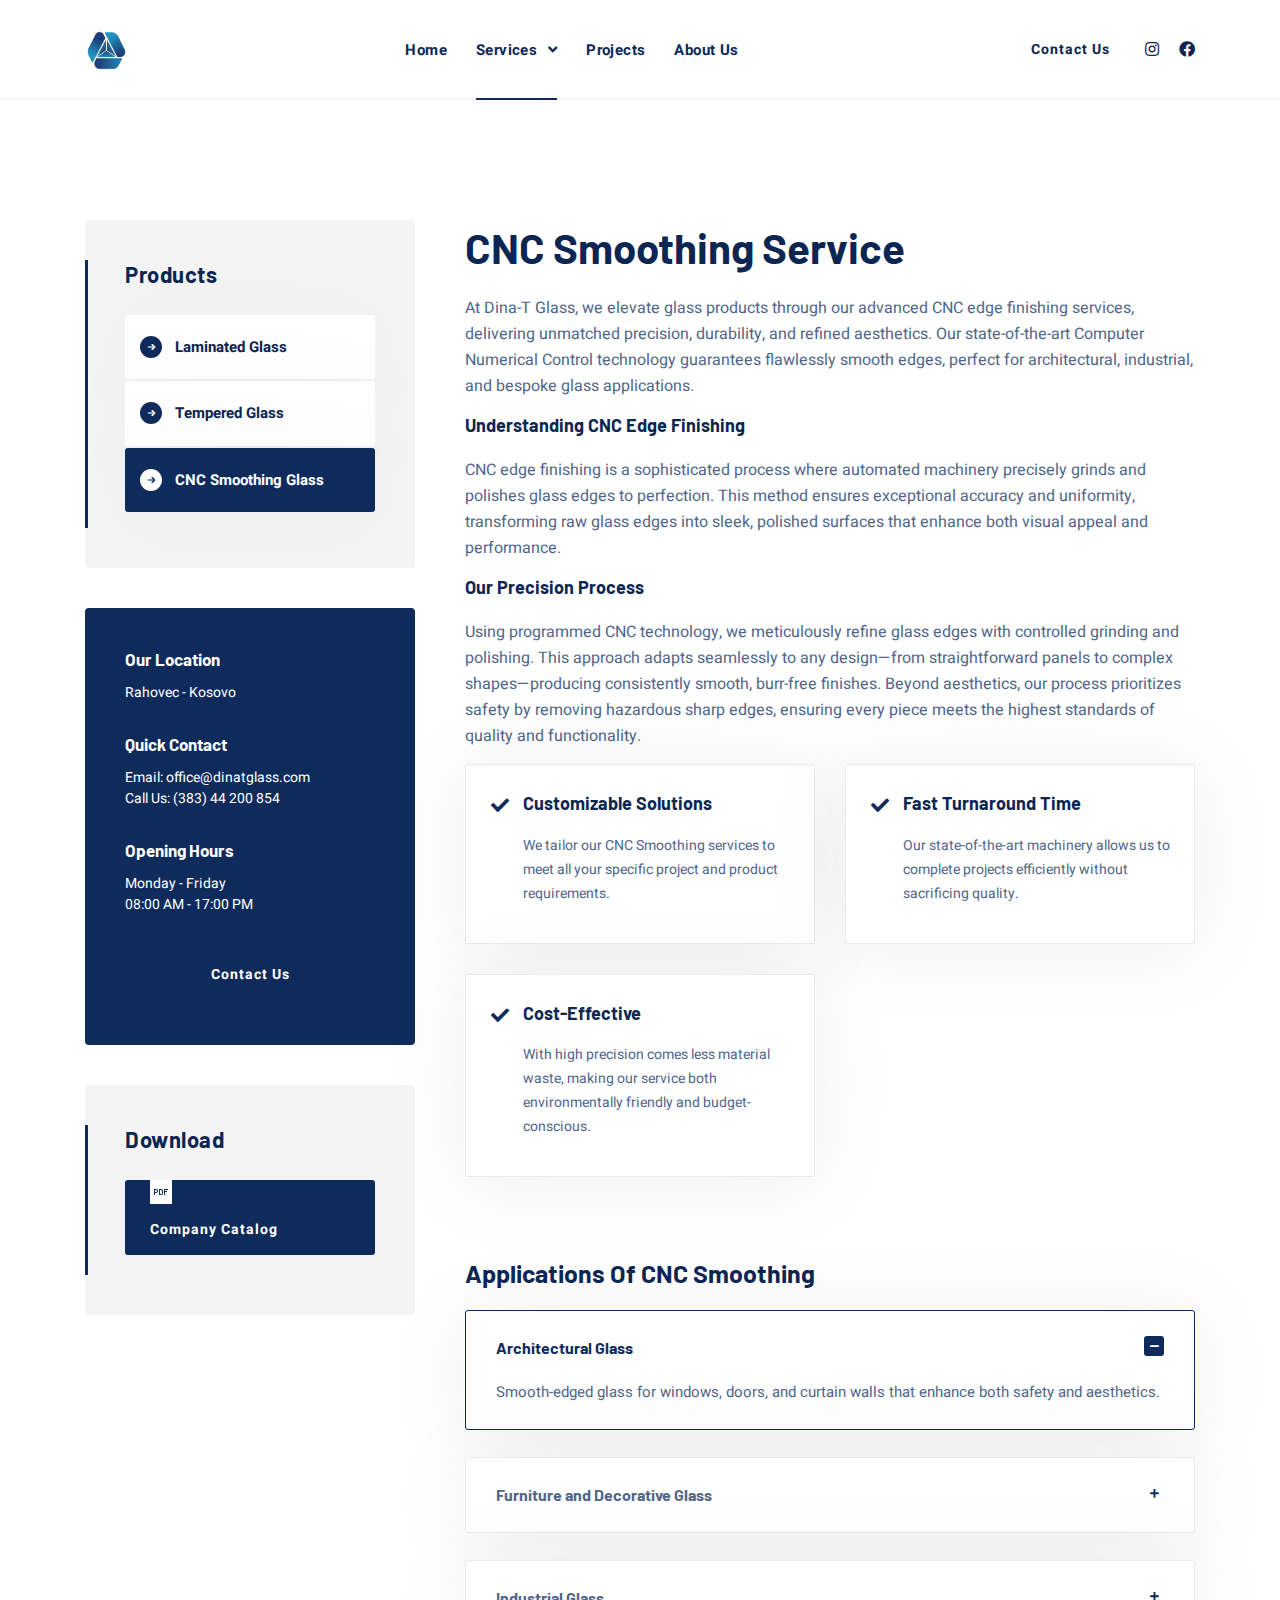
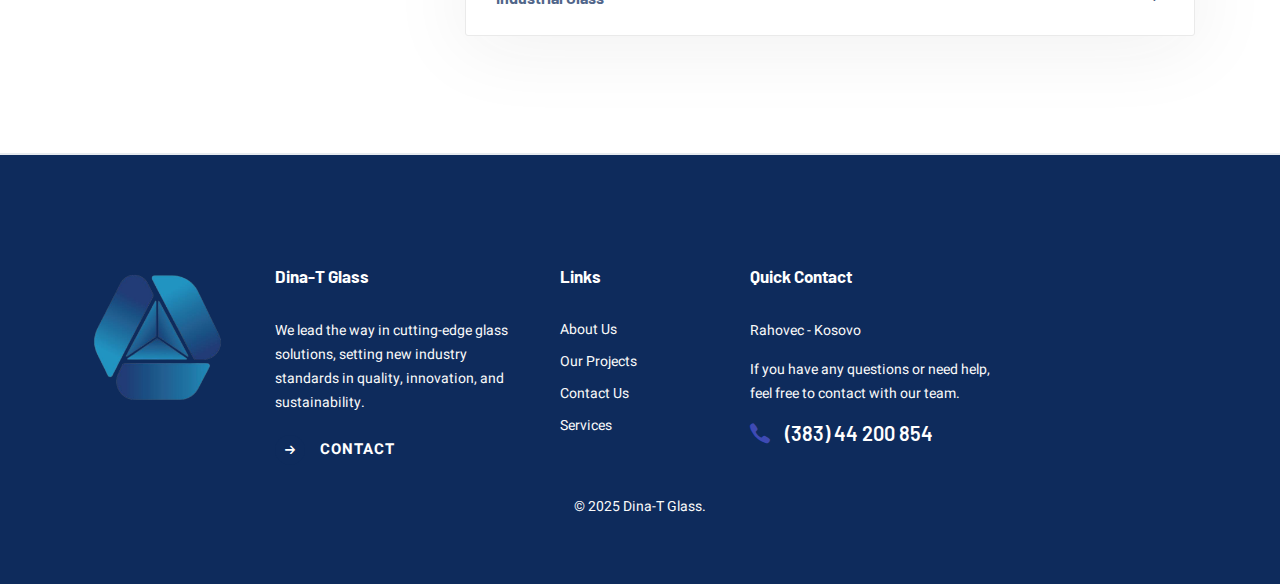
<file: cnc-glass.html>
<!DOCTYPE html>
<html lang="en">
  <head>
    <meta charset="UTF-8" />
    <meta name="viewport" content="width=device-width, initial-scale=1.0" />
    <meta http-equiv="X-UA-Compatible" content="ie=edge" />
    <meta name="description" content="Dina-T Glass" />
    <link href="assets/images/logo/logo.png" rel="icon" />
    <title>Dina-T Glass | CNC Smoothing</title>
    <link
      rel="stylesheet"
      href="https://fonts.googleapis.com/css?family=Barlow:400,500,600,700%7cHeebo:400,500,700&display=swap"
    />
    <link
      rel="stylesheet"
      href="https://use.fontawesome.com/releases/v5.1.1/css/all.css"
    />
    <link rel="stylesheet" href="assets/css/libraries.css" />
    <link rel="stylesheet" href="assets/css/style.css" />
  </head>

  <body>
    <div class="wrapper">
      <div class="preloader">
        <div class="loading">
          <span></span><span></span><span></span><span></span><span></span
          ><span></span><span></span><span></span>
        </div>
      </div>
      <!-- /.preloader -->

      <!-- =========================
        Header
    =========================== -->
      <header class="header header header-layout3">
        <nav class="navbar navbar-expand-lg sticky-navbar">
          <div class="container">
            <a class="navbar-brand" href="home.html">
              <img
                src="assets/images/logo/logo.png"
                class="logo-light"
                alt="logo"
              />
              <img
                src="assets/images/logo/logo.png"
                class="logo-dark"
                alt="logo"
              />
            </a>
            <button class="navbar-toggler" type="button">
              <span class="menu-lines"><span></span></span>
            </button>
            <div class="collapse navbar-collapse" id="mainNavigation">
              <ul class="navbar-nav mx-auto">
                <li class="nav__item">
                  <a href="home.html" class="nav__item-link">Home</a>
                </li>
                <!-- /.nav-item -->

                <li class="nav__item with-dropdown">
                  <a class="dropdown-toggle nav__item-link active">Services</a>
                  <i
                    data-toggle="dropdown"
                    class="fa fa-angle-down d-block d-lg-none"
                  ></i>
                  <ul class="dropdown-menu">
                    <li class="nav__item">
                      <a href="standard-glass.html" class="nav__item-link"
                        >Products</a
                      >
                    </li>
                    <!-- /.nav-item -->
                    <li class="nav__item">
                      <a href="laminated-glass.html" class="nav__item-link"
                        >Solutions</a
                      >
                    </li>
                    <!-- /.nav-item -->
                  </ul>
                  <!-- /.dropdown-menu -->
                </li>
                <!-- /.nav-item -->
                <li class="nav__item">
                  <a href="projects-grid.html" class="nav__item-link"
                    >Projects</a
                  >
                </li>
                <!-- /.nav-item -->
                <li class="nav__item">
                  <a href="about-us.html" class="nav__item-link">About Us</a>
                </li>
                <!-- /.nav-item -->
              </ul>
              <!-- /.navbar-nav -->
            </div>
            <!-- /.navbar-collapse -->
            <ul
              class="header-actions__list list-unstyled d-flex align-items-center mb-0"
            >
              <li>
                <a href="contact-us.html" class="btn btn__white header__btn__sm"
                  >Contact Us</a
                >
              </li>
              <li>
                <ul
                  class="social__icons list-unstyled justify-content-end mb-0 ml-20"
                >
                  <li>
                    <a href="#"><i class="fab fa-instagram"></i></a>
                  </li>
                  <li>
                    <a href="#"><i class="fab fa-facebook"></i></a>
                  </li>
                </ul>
              </li>
            </ul>
            <!-- /.actions__list -->
          </div>
          <!-- /.container -->
        </nav>
        <!-- /.navabr -->
      </header>
      <!-- /.Header -->

      <!-- ======================
      Text Content Section
    ========================= -->
      <section class="text-content-section pb-90">
        <div class="container">
          <div class="row">
            <div class="col-sm-12 col-md-12 col-lg-4">
              <aside class="sidebar mb-30">
                <div class="widget widget-categories">
                  <h5 class="widget__title">Products</h5>
                  <div class="widget-content">
                    <ul class="list-unstyled">
                      <li>
                        <a href="laminated-glass.html">Laminated Glass</a>
                      </li>
                      <li><a href="tempered-glass.html">Tempered Glass</a></li>
                      <li>
                        <a href="cnc-glass.html" class="active"
                          >CNC Smoothing Glass</a
                        >
                      </li>
                    </ul>
                  </div>
                  <!-- /.widget-content -->
                </div>
                <!-- /.widget-categories -->
                <div class="widget widget-contact bg-secondary">
                  <div class="widget-body">
                    <div class="widget-contact__info">
                      <h5 class="widget-contact__title">Our Location</h5>
                      <ul class="widget-contact__list list-unstyled">
                        <li>Rahovec - Kosovo</li>
                      </ul>
                    </div>
                    <!-- /.widget-contact__info -->
                    <div class="widget-contact__info">
                      <h5 class="widget-contact__title">Quick Contact</h5>
                      <ul class="widget-contact__list list-unstyled">
                        <li>
                          <a href="mailto:office@dinatglass.com"></a>Email:
                          office@dinatglass.com
                        </li>
                        <li>
                          <a href="tel:+38344200854"></a>Call Us: (383) 44 200
                          854
                        </li>
                      </ul>
                    </div>
                    <!-- /.widget-contact__info -->
                    <div class="widget-contact__info">
                      <h5 class="widget-contact__title">Opening Hours</h5>
                      <ul class="widget-contact__list list-unstyled">
                        <li>Monday - Friday</li>
                        <li>08:00 AM - 17:00 PM</li>
                      </ul>
                    </div>
                    <!-- /.widget-contact__info -->
                    <a href="contacs.html" class="btn btn__primary btn__block"
                      >Contact Us</a
                    >
                  </div>
                  <!-- /.widget-content -->
                </div>
                <!-- /.widget-contact -->
                <div class="widget widget-download">
                  <h5 class="widget__title">Download</h5>
                  <div class="widget-body">
                    <a href="#" class="btn btn__secondary btn__block mb-20">
                      <span>Company Catalog</span>
                      <img src="assets/images/icons/pdf.png" alt="pdf" />
                    </a>
                  </div>
                  <!-- /.widget-content -->
                </div>
                <!-- /.widget-download -->
              </aside>
              <!-- /.sidebar -->
            </div>
            <!-- /.col-lg-4 -->
            <div class="col-sm-12 col-md-12 col-lg-8">
              <h2>CNC Smoothing Service</h2>

              <p>
                At Dina-T Glass, we elevate glass products through our advanced
                CNC edge finishing services, delivering unmatched precision,
                durability, and refined aesthetics. Our state-of-the-art
                Computer Numerical Control technology guarantees flawlessly
                smooth edges, perfect for architectural, industrial, and bespoke
                glass applications.
              </p>

              <h6>Understanding CNC Edge Finishing</h6>
              <p>
                CNC edge finishing is a sophisticated process where automated
                machinery precisely grinds and polishes glass edges to
                perfection. This method ensures exceptional accuracy and
                uniformity, transforming raw glass edges into sleek, polished
                surfaces that enhance both visual appeal and performance.
              </p>

              <h6>Our Precision Process</h6>
              <p>
                Using programmed CNC technology, we meticulously refine glass
                edges with controlled grinding and polishing. This approach
                adapts seamlessly to any design—from straightforward panels to
                complex shapes—producing consistently smooth, burr-free
                finishes. Beyond aesthetics, our process prioritizes safety by
                removing hazardous sharp edges, ensuring every piece meets the
                highest standards of quality and functionality.
              </p>

              <div class="row">
                <div class="col-sm-12 col-md-12 col-lg-12">
                  <div class="features-list mb-30">
                    <div class="row">
                      <div class="col-sm-12 col-md-12 col-lg-6">
                        <div class="feature-list-item">
                          <div class="feature-item__content">
                            <h4 class="feature-item__title">
                              Customizable Solutions
                            </h4>
                            <p class="feature-item__desc">
                              We tailor our CNC Smoothing services to meet all
                              your specific project and product requirements.
                            </p>
                          </div>
                          <!-- /.feature-content -->
                        </div>
                        <!-- /.feature-item -->
                        <div class="feature-list-item">
                          <div class="feature-item__content">
                            <h4 class="feature-item__title">Cost-Effective</h4>
                            <p class="feature-item__desc">
                              With high precision comes less material waste,
                              making our service both environmentally friendly
                              and budget-conscious.
                            </p>
                          </div>
                          <!-- /.feature-content -->
                        </div>
                        <!-- /.feature-item -->
                      </div>
                      <!-- /.col-lg-6 -->
                      <div class="col-sm-12 col-md-12 col-lg-6">
                        <div class="feature-list-item">
                          <div class="feature-item__content">
                            <h4 class="feature-item__title">
                              Fast Turnaround Time
                            </h4>
                            <p class="feature-item__desc">
                              Our state-of-the-art machinery allows us to
                              complete projects efficiently without sacrificing
                              quality.
                            </p>
                          </div>
                          <!-- /.feature-content -->
                        </div>
                        <!-- /.feature-item -->
                      </div>
                      <!-- /.col-lg-6 -->
                    </div>
                    <!-- /.row -->
                  </div>
                  <!-- /.features-list -->
                </div>
                <!-- /.col-lg-12 -->
              </div>

              <h5 class="fz-25 mt-20">Applications of CNC Smoothing</h5>
              <div id="accordion">
                <div class="accordion-item opened">
                  <div
                    class="accordion-item__header"
                    data-toggle="collapse"
                    data-target="#collapse1"
                  >
                    <a class="accordion-item__title">Architectural Glass</a>
                  </div>
                  <!-- /.accordion-item-header -->
                  <div
                    id="collapse1"
                    class="collapse show"
                    data-parent="#accordion"
                  >
                    <div class="accordion-item__body">
                      <p>
                        Smooth-edged glass for windows, doors, and curtain walls
                        that enhance both safety and aesthetics.
                      </p>
                    </div>
                    <!-- /.accordion-item-body -->
                  </div>
                </div>
                <!-- /.accordion-item -->
                <div class="accordion-item">
                  <div
                    class="accordion-item__header"
                    data-toggle="collapse"
                    data-target="#collapse2"
                  >
                    <a class="accordion-item__title"
                      >Furniture and Decorative Glass</a
                    >
                  </div>
                  <!-- /.accordion-item-header -->
                  <div id="collapse2" class="collapse" data-parent="#accordion">
                    <div class="accordion-item__body">
                      <p>
                        Custom glass designs for tables, shelves, and mirrors
                        with sleek, smooth finishes.
                      </p>
                    </div>
                    <!-- /.accordion-item-body -->
                  </div>
                </div>
                <!-- /.accordion-item -->
                <div class="accordion-item">
                  <div
                    class="accordion-item__header"
                    data-toggle="collapse"
                    data-target="#collapse3"
                  >
                    <a class="accordion-item__title">Industrial Glass</a>
                  </div>
                  <!-- /.accordion-item-header -->
                  <div id="collapse3" class="collapse" data-parent="#accordion">
                    <div class="accordion-item__body">
                      <p>
                        Precision glass components for industrial applications
                        that demand durability and exactness.
                      </p>
                    </div>
                    <!-- /.accordion-item-body -->
                  </div>
                </div>
                <!-- /.accordion-item -->
              </div>
              <!-- /.accordion -->
            </div>
            <!-- /.col-lg-8 -->
          </div>
          <!-- /.row -->
        </div>
        <!-- /.container -->
      </section>
      <!-- /.Text Content Section -->

      <!-- ========================
      Footer
    ========================== -->
      <footer class="footer">
        <div class="footer-primary bg-primary">
          <div class="container">
            <div class="row">
              <div
                class="col-sm-2 col-md-2 col-lg-2 col-xl-2 footer-widget footer-widget__newsletter"
              >
                <img
                  src="assets/images/logo/logo.png"
                  alt="logo"
                  class="mr-20"
                />
              </div>
              <!-- /.col-xl-4 -->

              <div class="col-sm-3 col-md-6 col-lg-3 col-xl-3 footer-widget">
                <h6 class="footer-widget__title">Dina-T Glass</h6>
                <div class="footer-widget__content">
                  <p class="mb-20">
                    We lead the way in cutting-edge glass solutions, setting new
                    industry standards in quality, innovation, and
                    sustainability.
                  </p>
                  <a
                    href="contact-us.html"
                    class="btn btn__primary btn__link btn__icon"
                  >
                    <i class="icon-arrow-right1"></i><span>CONTACT</span>
                  </a>
                </div>
                <!-- /.footer-widget__content -->
              </div>
              <!-- /.col-xl-2 -->
              <div
                class="col-sm-6 col-md-6 col-lg-2 col-xl-2 footer-widget footer-widget-nav"
              >
                <h6 class="footer-widget__title">Links</h6>
                <div class="footer-widget__content">
                  <nav>
                    <ul class="list-unstyled">
                      <li><a href="about-us.html">About Us</a></li>
                      <li><a href="projects-grid.html">Our Projects</a></li>
                      <li><a href="contact-us.html">Contact Us</a></li>
                      <li><a href="standard-glass.html">Services</a></li>
                    </ul>
                  </nav>
                </div>
                <!-- /.footer-widget__content -->
              </div>
              <!-- /.col-xl-2 -->
              <div class="col-sm-12 col-md-6 col-lg-3 col-xl-3 footer-widget">
                <h6 class="footer-widget__title">Quick Contact</h6>
                <div class="footer-widget__content">
                  <p>Rahovec - Kosovo</p>
                  <p>
                    If you have any questions or need help, feel free to contact
                    with our team.
                  </p>
                  <p class="footer-contact__phone d-flex align-items-center">
                    <i class="icon-phone1"></i>
                    <a href="tel:0025565454117">(383) 44 200 854</a>
                  </p>
                </div>
                <!-- /.footer-widget__content -->
              </div>
              <!-- /.col-xl-4 -->
            </div>
            <!-- /.row -->
            <p class="mb-0" style="text-align: center">
              &copy; 2025 Dina-T Glass.
            </p>
          </div>
          <!-- /.container -->
        </div>
        <!-- /.footer-primary -->
      </footer>
      <!-- /.Footer -->
      <button id="scrollTopBtn">
        <i class="fas fa-long-arrow-alt-up"></i>
      </button>
    </div>
    <!-- /.wrapper -->

    <script src="assets/js/jquery-3.5.1.min.js"></script>
    <script src="assets/js/plugins.js"></script>
    <script src="assets/js/main.js"></script>
  </body>
</html>
</file>
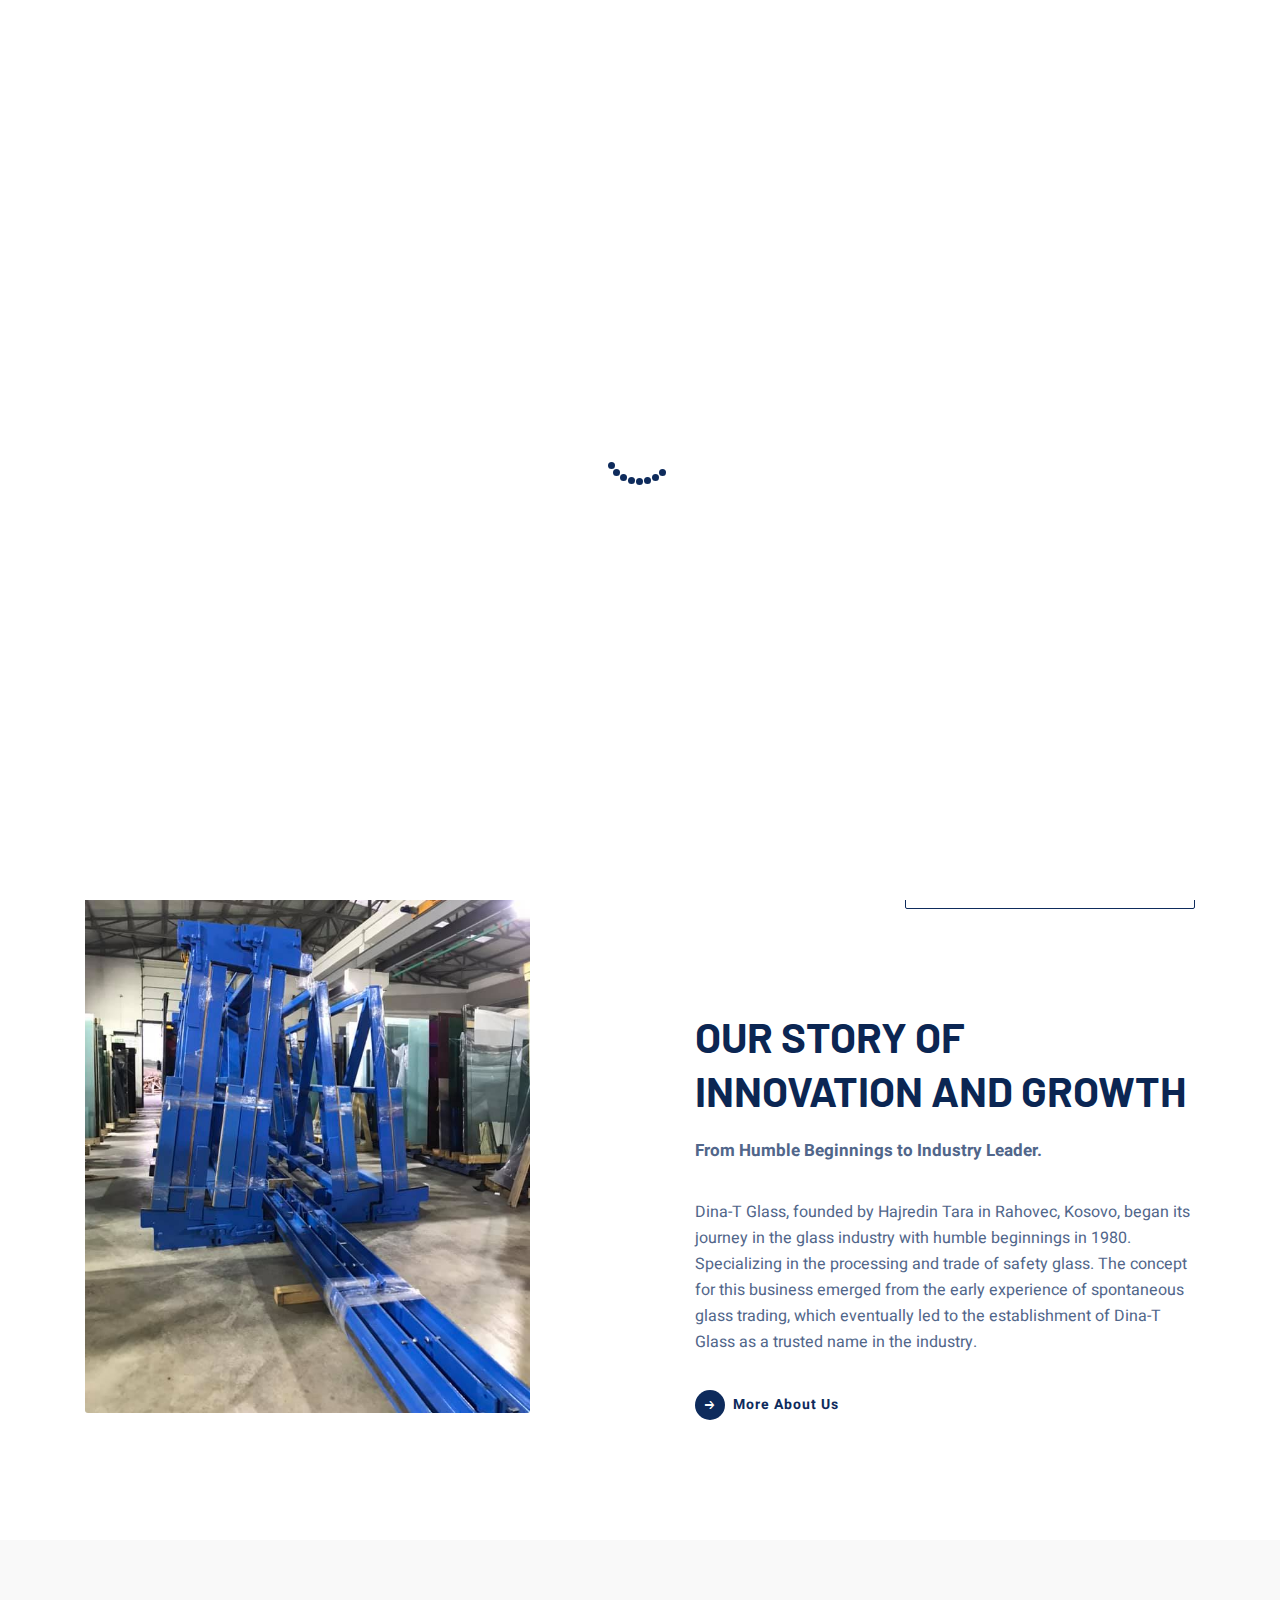
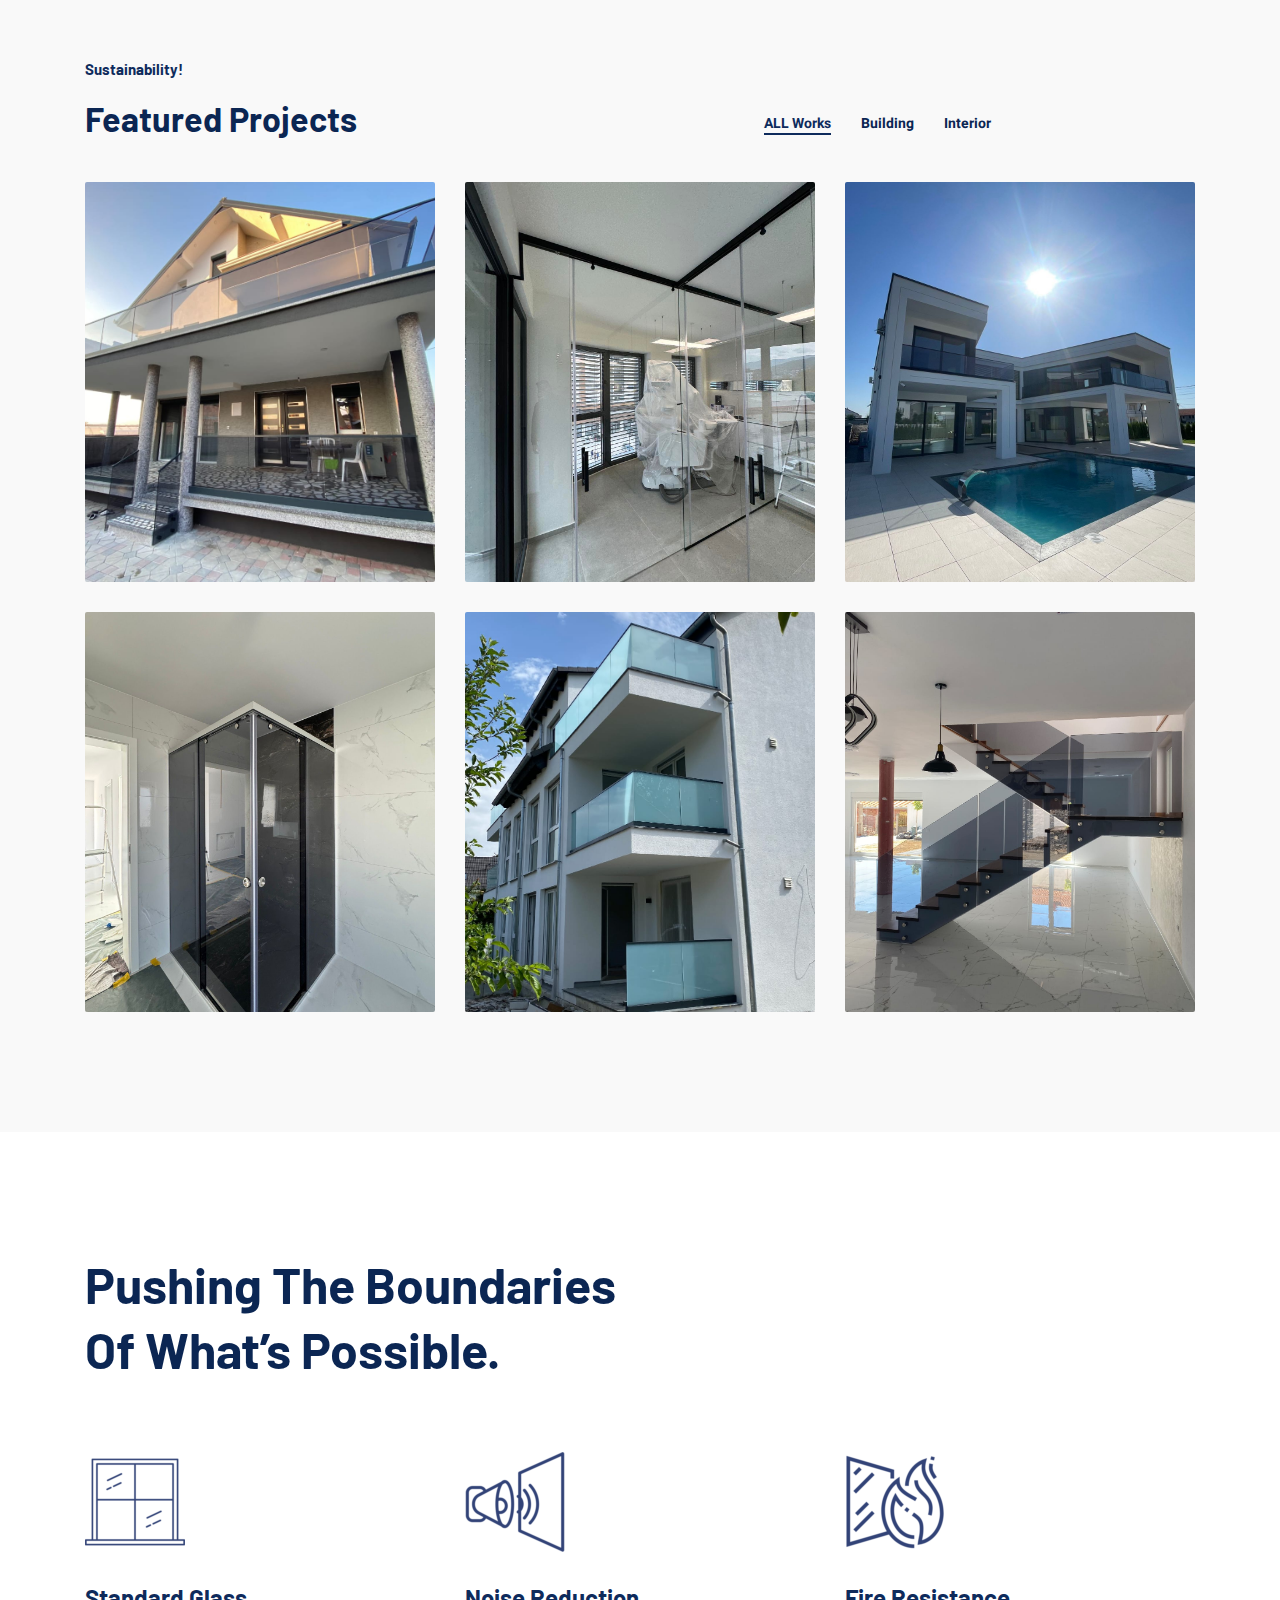
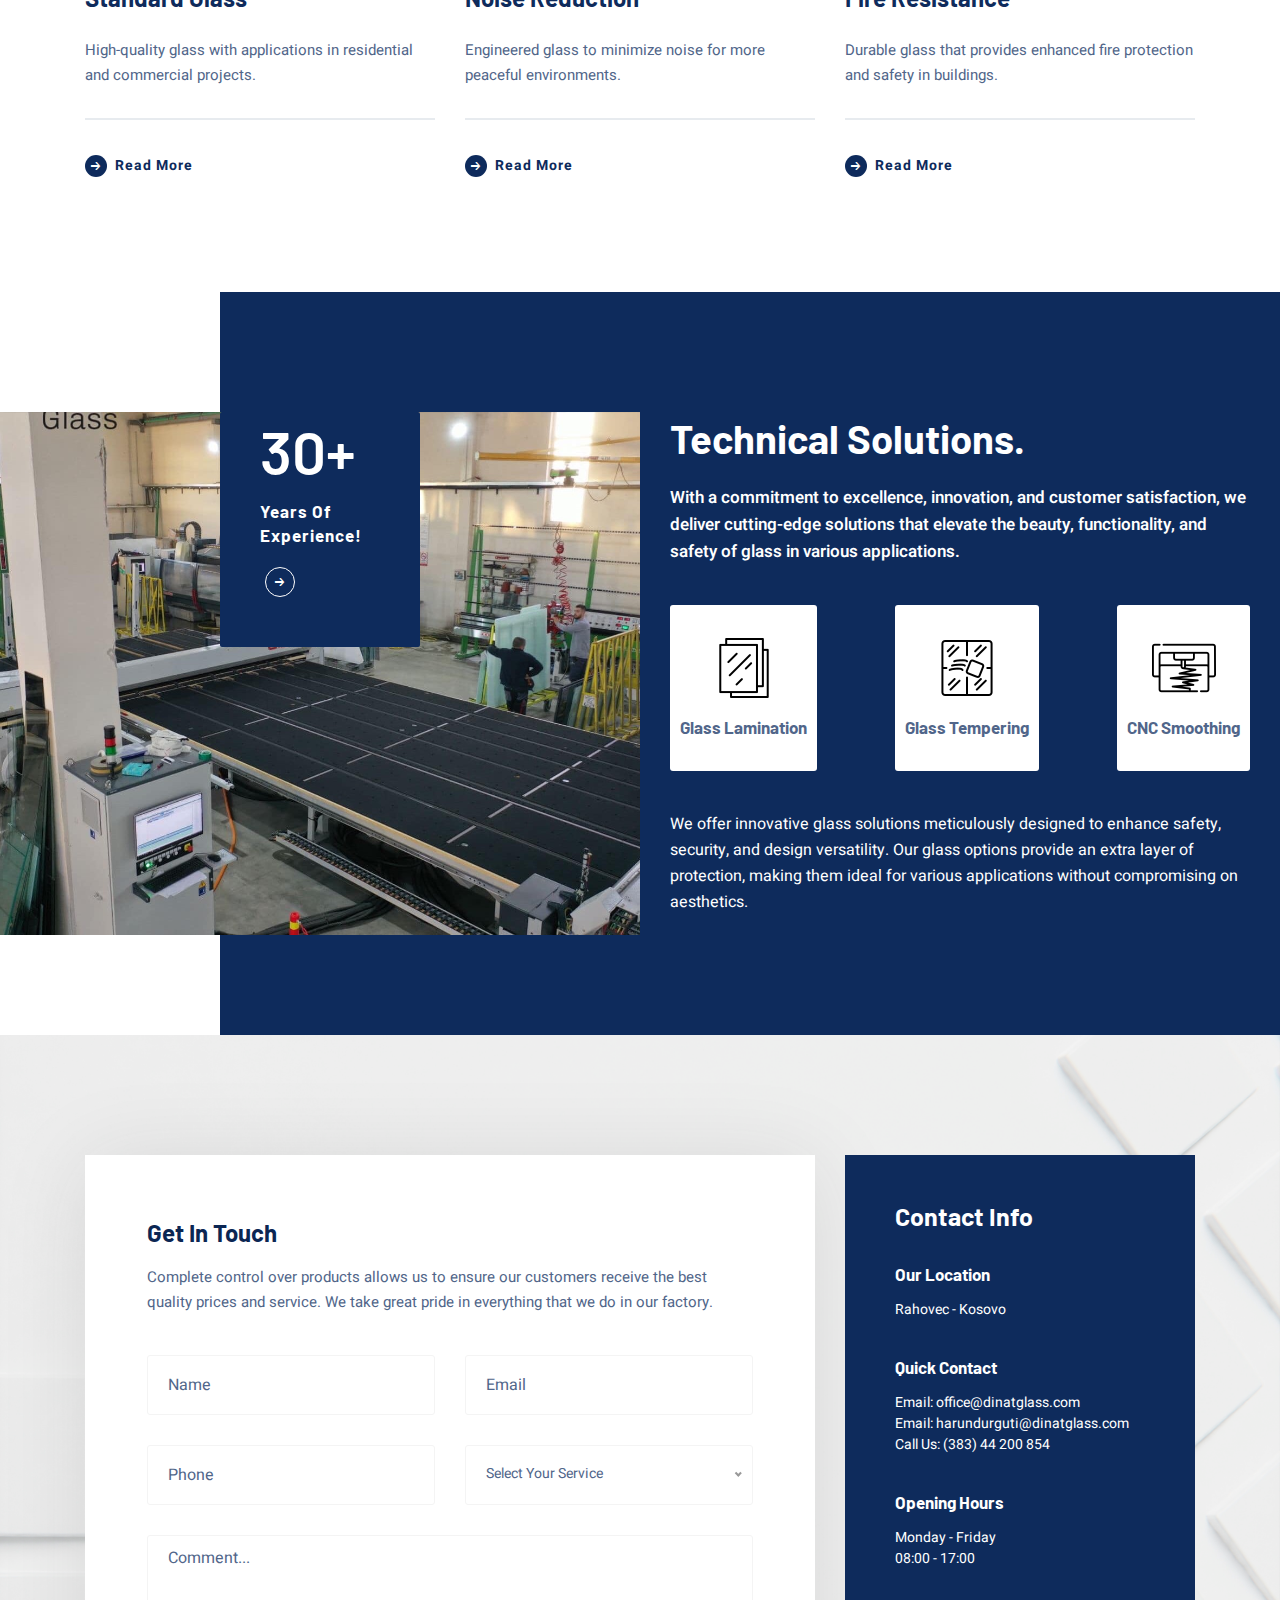
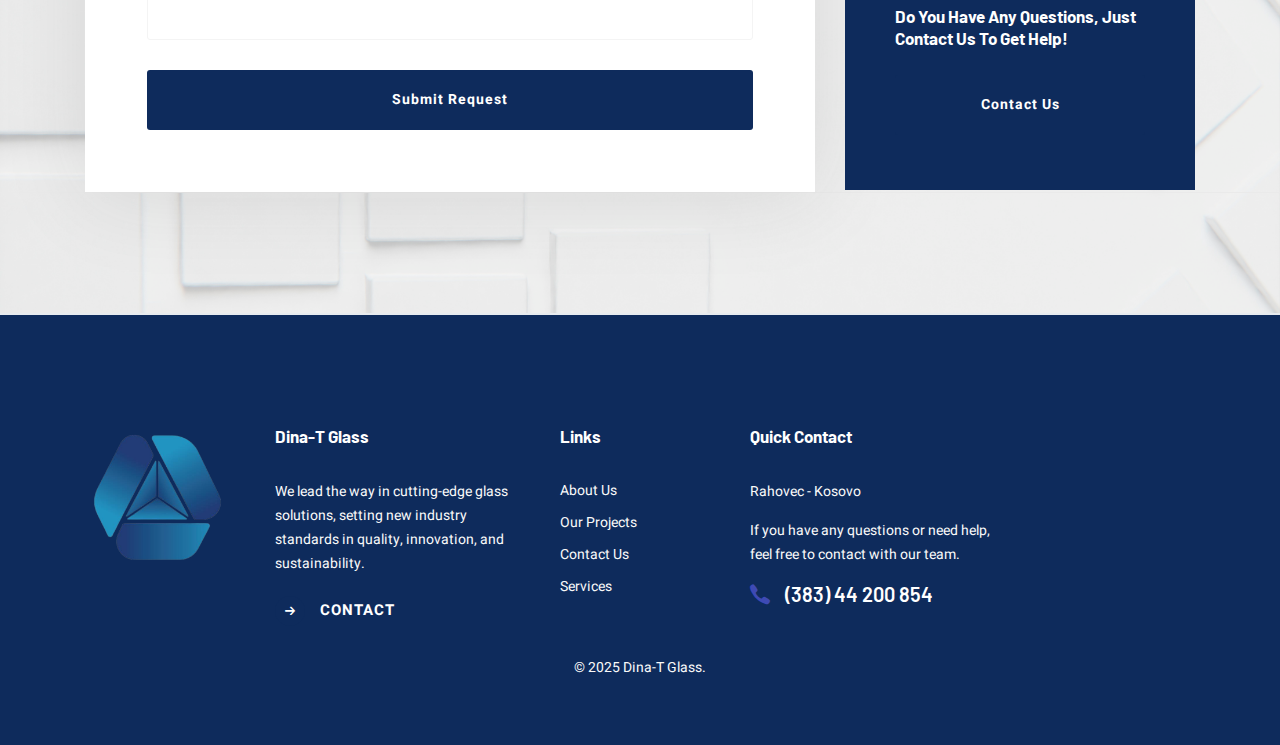
<file: home.html>
<!DOCTYPE html>
<html lang="en">

<head>
  <meta charset="UTF-8" />
  <meta name="viewport" content="width=device-width, initial-scale=1.0" />
  <meta http-equiv="X-UA-Compatible" content="ie=edge" />
  <meta name="description" content="Dina-T Glass">
  <link href="assets/images/logo/logo.png" rel="icon">
  <title>Dina-T Glass | Home</title>
  <link rel="stylesheet"
    href="https://fonts.googleapis.com/css?family=Barlow:400,500,600,700%7cHeebo:400,500,700&display=swap">
  <link rel="stylesheet" href="https://use.fontawesome.com/releases/v5.1.1/css/all.css">
  <link rel="stylesheet" href="assets/css/libraries.css">
  <link rel="stylesheet" href="assets/css/style.css">
</head>

<body>
  <div class="wrapper">
    <div class="preloader">
      <div class="loading">
        <span></span><span></span><span></span><span></span><span></span><span></span><span></span><span></span>
      </div>
    </div><!-- /.preloader -->

    <!-- =========================
        Header
    =========================== -->
    <header class="header header header-layout3">
      <nav class="navbar navbar-expand-lg sticky-navbar">
        <div class="container">
          <a class="navbar-brand" href="home.html">
            <img src="assets/images/logo/logo.png" class="logo-light" alt="logo">
            <img src="assets/images/logo/logo.png" class="logo-dark" alt="logo">
          </a>
          <button class="navbar-toggler" type="button">
            <span class="menu-lines"><span></span></span>
          </button>
          <div class="collapse navbar-collapse" id="mainNavigation">
            <ul class="navbar-nav mx-auto">
              <li class="nav__item">
                <a href="home.html" class="nav__item-link active">Home</a>
              </li><!-- /.nav-item -->

              <li class="nav__item with-dropdown">
                <a class="dropdown-toggle nav__item-link">Services</a>
                <i data-toggle="dropdown" class="fa fa-angle-down d-block d-lg-none"></i>
                <ul class="dropdown-menu">
                  <li class="nav__item"><a href="standard-glass.html" class="nav__item-link">Products</a></li>
                  <!-- /.nav-item -->
                  <li class="nav__item"><a href="laminated-glass.html" class="nav__item-link">Solutions</a></li>
                  <!-- /.nav-item -->
                </ul><!-- /.dropdown-menu -->
              </li><!-- /.nav-item -->
              <li class="nav__item">
                <a href="projects-grid.html" class=" nav__item-link">Projects</a>
              </li><!-- /.nav-item -->
              <li class="nav__item">
                <a href="about-us.html" class="nav__item-link">About Us</a>

              </li><!-- /.nav-item -->
            </ul><!-- /.navbar-nav -->
          </div><!-- /.navbar-collapse -->
          <ul class="header-actions__list list-unstyled d-flex align-items-center mb-0">
            <li>
              <a href="contact-us.html" class="btn btn__white header__btn__sm">Contact Us</a>
            </li>
            <li>
              <ul class="social__icons list-unstyled justify-content-end mb-0 ml-20">
                <li><a href="#"><i class="fab fa-instagram"></i></a></li>
                <li><a href="#"><i class="fab fa-facebook"></i></a></li>
              </ul>
            </li>
          </ul><!-- /.actions__list -->
        </div><!-- /.container -->
      </nav><!-- /.navabr -->
    </header><!-- /.Header -->

    <!-- ============================
        Slider
    ============================== -->
    <section class="slider slider-layout3">
      <div class="slick-carousel carousel-arrows-light carousel-dots-light m-slides-0" data-slick='{"slidesToShow": 1,"arrows": true,"dots": true,"speed": 700,"fade": true,"cssEase": "linear","autoplay": true,"autoplaySpeed": 3000}'>
        <div class="slide-item align-v-h bg-overlay">
          <div class="bg-img"><img src="assets/images/sliders/1.jpg" alt="slide img"></div>
          <div class="container">
            <div class="row">
              <div class="col-sm-12 col-md-12 col-lg-12 col-xl-8">
                <div class="slide__content">
                  <span class="slide__subtitle">A-grade commercial and residential.</span>
                  <h2 class="slide__title">Unleash your creativity with Premium Glass Solutions!</h2>
                  <a href="about-us.html" class="btn btn__white">
                    <i class="icon-arrow-right1"></i><span>About Us!</span>
                  </a>
                </div><!-- /.slide-content -->
              </div><!-- /.col-xl-8 -->
            </div><!-- /.row -->
          </div><!-- /.container -->
        </div><!-- /.slide-item -->
        <div class="slide-item align-v-h bg-overlay">
          <div class="bg-img"><img src="assets/images/sliders/2.jpg" alt="slide img"></div>
          <div class="container">
            <div class="row">
              <div class="col-sm-12 col-md-12 col-lg-12 col-xl-7">
                <div class="slide__content">
                  <span class="slide__subtitle">A-grade commercial and residential.</span>
                  <h2 class="slide__title">Pushing The Boundaries Of What’s Possible.</h2>
                  <a href="projects-grid.html" class="btn btn__white">
                    <i class="icon-arrow-right1"></i><span>Projects!</span>
                  </a>
                </div><!-- /.slide-content -->
              </div><!-- /.col-xl-8 -->
            </div><!-- /.col-xl-7 -->
          </div><!-- /.row -->
        </div><!-- /.slide-item -->
      </div><!-- /.carousel -->
    </section><!-- /.slider -->
    <style>
      .slide__content {
        opacity: 0;
        transform: translateY(20px);
        transition: all 0.6s ease;
      }

      .slick-active .slide__content {
        opacity: 1;
        transform: translateY(0);
      }

      .slider-layout3 {
        height: 600px;
        /* Adjust this value as needed */
        overflow: hidden;
      }

      .slide-item {
        height: 100%;
        display: flex;
        align-items: center;
        /* Keeps text vertically centered */
      }

      .bg-img img {
        height: 100%;
        width: 100%;
        object-fit: cover;
        /* Keeps image scaled and cropped nicely */
      }
    </style>

    <!-- ========================
      About Layout 3
    =========================== -->
    <section class="about-layout3">
      <div class="container">
        <div class="row">
          <div class="col-sm-12 col-md-12 col-lg-6 col-xl-5">
            <div class="about__img">
              <img src="assets/images/about/3.jpg" alt="about" class="img-fluid">
            </div><!-- /.about-img -->
          </div><!-- /.col-lg-6 -->
          <div
            class="col-sm-12 col-md-12 col-lg-7 col-xl-6 offset-xl-1 about-text-wrapper d-flex flex-column align-items-end">
            <div class="cta-banner__wrapper">
              <p class="cta-banner__desc">Building bigger, better, faster & stronger products ever!</p>
              <div class="cta-banner">
                <h4 class="cta-banner__subtitle ">30+</h4>
                <h5 class="cta-banner__title ">Years Of Experience!</h5>
                <a href="#" class="btn btn__primary btn__link"><i class="icon-arrow-right1"></i></a>
              </div><!-- /.cta-banner -->
            </div>
            <div class="about-text"> 
              <h2>OUR STORY OF INNOVATION AND GROWTH</h2>
              <p>From Humble Beginnings to
                Industry Leader.</p>
              <p>Dina-T Glass, founded by Hajredin Tara in Rahovec, Kosovo, began its journey in the glass industry with
                humble beginnings in 1980. Specializing in the processing and trade of safety glass. The concept for
                this business emerged from the early experience of spontaneous glass trading, which eventually led to
                the establishment of Dina-T Glass as a trusted name in the industry.</p>
              <a href="about-us.html" class="btn btn__secondary btn__link">
                <i class="icon-arrow-right1"></i><span>More About Us</span>
              </a>
            </div><!-- /heading -->
          </div><!-- /.col-xl-6 -->
        </div><!-- /.row -->
      </div><!-- /.container -->
    </section><!-- /.About Layout 3 -->

    <!-- =========================== 
      portfolio grid 
      
    ============================= -->

    <style>
      @media (min-width: 992px) {
        .portfolio-item__img img {
          width: 640px;
          height: 400px;
          object-fit: cover;
          display: block;
          margin: 0 auto;
        }
      }
    </style>

    <section class="portfolio-grid bg-gray pb-90">
      <div class="container">
        <div class="row">
          <div class="col-sm-12 col-md-12 col-lg-12">
            <h2 class="heading__subtitle">Sustainability!</h2>
          </div><!-- /.col-lg-12 -->
          <div class="col-sm-12 col-md-12 col-lg-5">
            <h3 class="heading__title mb-40">Featured Projects</h3>
          </div><!-- /.col-lg-6 -->
          <div class="col-sm-12 col-md-12 col-lg-7">
            <ul class="portfolio-filter d-flex flex-wrap justify-content-center list-unstyled mb-0 mt-20">
              <li><a class="filter active" href="#" data-filter="all">ALL Works</a></li>
              <li><a class="filter" href="#" data-filter=".filter-building">Building</a></li>
              <li><a class="filter" href="#" data-filter=".filter-interior">Interior</a></li>
            </ul><!-- /.portfolio-filter  -->
          </div><!-- /.col-lg-7 -->
        </div><!-- /.row -->
        <div id="filtered-items-wrap" class="row">
          <!-- portfolio item #1 -->
          <div class="col-sm-6 col-md-6 col-lg-4 mix filter-building">
            <div class="portfolio-item">
              <div class="portfolio-item__img">
                <img src="assets/images/projects/project1.jpg" alt="portfolio img">
              </div><!-- /.portfolio-img -->
              <div class="portfolio-item__hover">
                <div class="portfolio-item__content">
                  <h4 class="portfolio-item__title"><a>Balcony Railings</a></h4>
                  <div class="portfolio-item__cat">
                    <a>Building</a>
                  </div><!-- /.portfolio-cat -->
                </div><!-- /.portfolio-content -->
              </div><!-- /.portfolio-item__hover -->
            </div><!-- /.portfolio-item -->
          </div><!-- /.col-lg-4 -->
          <!-- portfolio item #2 -->
          <div class="col-sm-6 col-md-6 col-lg-4 mix filter-interior">
            <div class="portfolio-item">
              <div class="portfolio-item__img">
                <img src="assets/images/projects/project2.jpg" alt="portfolio img">
              </div><!-- /.portfolio-img -->
              <div class="portfolio-item__hover">
                <div class="portfolio-item__content">
                  <h4 class="portfolio-item__title"><a>Office Railings</a></h4>
                  <div class="portfolio-item__cat">
                    <a>Interior</a>
                  </div><!-- /.portfolio-cat -->
                </div><!-- /.portfolio-item__hover -->
              </div><!-- /.portfolio-content -->
            </div><!-- /.portfolio-item -->
          </div><!-- /.col-lg-4 -->
          <!-- portfolio item #3 -->
          <div class="col-sm-6 col-md-6 col-lg-4 mix filter-building">
            <div class="portfolio-item">
              <div class="portfolio-item__img">
                <img src="assets/images/projects/project3.jpg" alt="portfolio img">
              </div><!-- /.portfolio-img -->
              <div class="portfolio-item__hover">
                <div class="portfolio-item__content">
                  <h4 class="portfolio-item__title"><a>Balcony Railings & Windows Glass</a></h4>
                  <div class="portfolio-item__cat">
                    <a>Building</a>
                  </div><!-- /.portfolio-cat -->
                </div><!-- /.portfolio-content -->
              </div><!-- /.portfolio-item__hover -->
            </div><!-- /.portfolio-item -->
          </div><!-- /.col-lg-4 -->
          <!-- portfolio item #4 -->
          <div class="col-sm-6 col-md-6 col-lg-4 mix filter-interior">
            <div class="portfolio-item">
              <div class="portfolio-item__img">
                <img src="assets/images/projects/project4.jpg" alt="portfolio img">
              </div><!-- /.portfolio-img -->
              <div class="portfolio-item__hover">
                <div class="portfolio-item__content">
                  <h4 class="portfolio-item__title"><a>Bathroom</a></h4>
                  <div class="portfolio-item__cat">
                    <a>Interior</a>
                  </div><!-- /.portfolio-cat -->
                </div><!-- /.portfolio-content -->
              </div><!-- /.portfolio-item__hover -->
            </div><!-- /.portfolio-item -->
          </div><!-- /.col-lg-4 -->
          <!-- portfolio item #5 -->
          <div class="col-sm-6 col-md-6 col-lg-4 mix filter-building">
            <div class="portfolio-item">
              <div class="portfolio-item__img">
                <img src="assets/images/projects/project5.jpg" alt="portfolio img">
              </div><!-- /.portfolio-img -->
              <div class="portfolio-item__hover">
                <div class="portfolio-item__content">
                  <h4 class="portfolio-item__title"><a>Balcony Railings</a></h4>
                  <div class="portfolio-item__cat">
                    <a>Building</a>
                  </div><!-- /.portfolio-cat -->
                </div><!-- /.portfolio-content -->
              </div><!-- /.portfolio-item__hover -->
            </div><!-- /.portfolio-item -->
          </div><!-- /.col-lg-4 -->
          <!-- portfolio item #6 -->
          <div class="col-sm-6 col-md-6 col-lg-4 mix filter-interior">
            <div class="portfolio-item">
              <div class="portfolio-item__img">
                <img src="assets/images/projects/project6.jpg" alt="portfolio img">
              </div><!-- /.portfolio-img -->
              <div class="portfolio-item__hover">
                <div class="portfolio-item__content">
                  <h4 class="portfolio-item__title"><a>Stairs Railings</a></h4>
                  <div class="portfolio-item__cat">
                    <a>Interior</a>
                  </div><!-- /.portfolio-cat -->
                </div><!-- /.portfolio-content -->
              </div><!-- /.portfolio-item__hover -->
            </div><!-- /.portfolio-item -->
          </div><!-- /.col-lg-4 -->
        </div><!-- /.row -->
      </div><!-- /.container -->
    </section><!-- /.portfolio grid -->

    <!-- =========================== 
      Features layout 1
    ============================= -->
    <section class="features-layout1 pb-80">
      <div class="container">
        <div class="row">
          <div class="col-sm-12 col-md-12 col-lg-6">
            <div class="heading heading-layout3 mb-70">
              <h3 class="heading__title">Pushing The Boundaries Of What’s Possible.</h3>
            </div><!-- /.heading -->
          </div><!-- /.col-lg-6 -->
        </div><!-- /.row -->
        <div class="row">
          <!-- Feature Item #1 -->
          <div class="col-sm-12 col-md-4 col-lg-4">
            <div class="feature-item">
              <div class="feature-item__icon">
                <img src="assets/images/glass/1.png" alt="">
              </div><!-- /.feature-item__icon -->
              <h4 class="feature-item__title"><a href="standard-glass.html">Standard Glass</a></h4>
              <p class="feature-item__desc">High-quality glass with applications in residential and commercial projects.
              </p>
              <a href="standard-glass.html" class="btn btn__secondary btn__link">
                <i class="icon-arrow-right1"></i><span>Read More</span>
              </a>
            </div><!-- /.portfolio-item -->
          </div><!-- /.col-lg-4 -->
          <!-- Feature Item #2 -->
          <div class="col-sm-12 col-md-4 col-lg-4">
            <div class="feature-item">
              <div class="feature-item__icon">
                <img src="assets/images/glass/2.png" alt="">
              </div><!-- /.feature-item__icon -->
              <h4 class="feature-item__title"><a href="noise-reduction.html">Noise Reduction</a></h4>
              <p class="feature-item__desc">Engineered glass to minimize noise for more peaceful environments.</p>
              <a href="noise-reduction.html" class="btn btn__secondary btn__link">
                <i class="icon-arrow-right1"></i><span>Read More</span>
              </a>
            </div><!-- /.portfolio-item -->
          </div><!-- /.col-lg-4 -->
          <!-- Feature Item #3 -->
          <div class="col-sm-12 col-md-4 col-lg-4">
            <div class="feature-item">
              <div class="feature-item__icon">
                <img src="assets/images/glass/3.png" alt="">
              </div><!-- /.feature-item__icon -->
              <h4 class="feature-item__title"><a href="fire-resistance.html">Fire Resistance</a></h4>
              <p class="feature-item__desc">Durable glass that provides enhanced fire protection and safety in
                buildings.</p>
              <a href="fire-resistance.html" class="btn btn__secondary btn__link">
                <i class="icon-arrow-right1"></i><span>Read More</span>
              </a>
            </div><!-- /.portfolio-item -->
          </div><!-- /.col-lg-4 -->
        </div><!-- /.row -->
      </div><!-- /.container -->
    </section><!-- /.Features layout 1 -->

    <!-- =========================
       Banner layout 1
      =========================== -->
    <section class="banner-layout1 pb-100 bg-secondary">
      <div class="container-fluid col-padding-0">
        <div class="row">
          <div class="col-sm-12 col-md-12 col-lg-12 col-xl-6 background-banner">
            <div class="bg-img">
              <img src="assets/images/banners/1.jpg" alt="banner">
            </div>
            <div class="cta-banner">
              <h4 class="cta-banner__subtitle ">30+</h4>
              <h5 class="cta-banner__title ">Years Of Experience!</h5>
              <a href="#" class="btn btn__primary btn__link"><i class="icon-arrow-right1"></i></a>
            </div><!-- /.cta-banner -->

          </div><!-- /.col-xl-6 -->
          <div class="col-sm-12 col-md-12 col-lg-12 col-xl-6">
            <div class="inner-padding py-0">
              <div class="heading-layout2 heading-light mb-40">
                <h3 class="heading__title">Technical Solutions.</h3>
                <p class="heading__desc">With a commitment to excellence, innovation, and customer satisfaction, we
                  deliver cutting-edge solutions that elevate the beauty, functionality, and safety of glass in various
                  applications.
                </p>
              </div><!-- /.heading -->
              <div class="d-flex flex-wrap justify-content-between fancybox-wrapper">
                <!-- fancybox item #1 -->
                <div class="fancybox-item">
                  <div class="fancybox-item__icon">

                    <img src="assets/images/solutions/laminated.png" alt="">
                  </div><!-- /.fancybox-icon -->
                  <div class="fancybox-item__content">
                    <h4 class="fancybox-item__title">Glass Lamination</h4>
                  </div><!-- /.fancybox-content -->
                </div><!-- /.fancybox-item -->
                <!-- fancybox item #2 -->
                <div class="fancybox-item">
                  <div class="fancybox-item__icon">
                    <img src="assets/images/solutions/tempered.png" alt="">
                  </div><!-- /.fancybox-icon -->
                  <div class="fancybox-item__content">
                    <h4 class="fancybox-item__title">Glass Tempering</h4>
                  </div><!-- /.fancybox-content -->
                </div><!-- /.col-lg-4 -->
                <!-- fancybox item #3 -->
                <div class="fancybox-item">
                  <div class="fancybox-item__icon">
                    <img src="assets/images/solutions/cnc.png" alt="">
                  </div><!-- /.fancybox-icon -->
                  <div class="fancybox-item__content">
                    <h4 class="fancybox-item__title">CNC Smoothing</h4>
                  </div><!-- /.fancybox-content -->
                </div><!-- /.fancybox-item -->
              </div><!-- /.row -->
              <p class="color-white mb-20"> We offer innovative glass solutions meticulously designed to enhance safety,
                security, and design versatility. Our glass options provide an extra layer of protection, making them
                ideal for various applications without compromising on aesthetics.
              </p>
            </div>
          </div><!-- /.col-xl-6 -->
        </div><!-- /.row -->
      </div><!-- /.container -->
    </section><!-- /.Banner layout 1 -->

    <div>
      <div class="bg-img"><img src="assets/images/backgrounds/2.jpg" alt="background"></div>

      <section class="contact-layout2 pt-62 pb-0">
        <div class="container">
          <div class="row contact-panel">
            <div class="col-sm-12 col-md-12 col-lg-8">
              <form class="contact-panel__form" method="post" action="assets/php/contact.php" id="contactForm">
                <div class="row">
                  <div class="col-sm-12">
                    <h4 class="contact-panel__title">Get In Touch</h4>
                    <p class="contact-panel__desc mb-40">Complete control over products allows us to ensure our
                      customers receive the best quality prices and service. We take great pride in everything that we
                      do in our factory.</p>
                  </div>
                  <div class="col-sm-6 col-md-6 col-lg-6">
                    <div class="form-group"><input type="text" class="form-control" placeholder="Name" id="contact-name"
                        name="contact-name" required></div>
                  </div><!-- /.col-lg-6 -->
                  <div class="col-sm-6 col-md-6 col-lg-6">
                    <div class="form-group"><input type="email" class="form-control" placeholder="Email"
                        id="contact-email" name="contact-email" required></div>
                  </div><!-- /.col-lg-6 -->
                  <div class="col-sm-6 col-md-6 col-lg-6">
                    <div class="form-group"><input type="text" class="form-control" placeholder="Phone"
                        id="contact-Phone" name="contact-phone" required></div>
                  </div><!-- /.col-lg-6 -->
                  <div class="col-sm-6 col-md-6 col-lg-6">
                    <div class="form-group">
                      <select class="form-control">
                        <option value="0">Select Your Service</option>
                        <option value="1">Consulting</option>
                        <option value="2">Offer</option>
                      </select>
                    </div>
                  </div><!-- /.col-lg-6 -->
                  <div class="col-sm-12 col-md-12 col-lg-12">
                    <div class="form-group">
                      <textarea class="form-control" placeholder="Comment..." id="contact-messgae"
                        name="contact-messgae" required></textarea>
                    </div>
                  </div><!-- /.col-lg-12 -->
                  <div class="col-sm-12 col-md-12 col-lg-12">
                    <button type="submit" class="btn btn__secondary btn__block ">Submit Request </button>
                    <div class="contact-result"></div>
                  </div><!-- /.col-lg-12 -->
                </div><!-- /.row -->
              </form>
            </div><!-- /.col-lg-8 -->
            <div class="col-sm-12 col-md-12 col-lg-4">
              <div class="contact-panel__info bg-secondary">
                <h4 class="contact-panel__info__title">Contact Info</h4>
                <div class="contact-panel__block">
                  <h5 class="contact-panel__block__title">Our Location</h5>
                  <ul class="contact-panel__block__list list-unstyled">
                    <li>Rahovec - Kosovo</li>
                  </ul>
                </div><!-- /.contact-panel__info__block -->
                <div class="contact-panel__block">
                  <h5 class="contact-panel__block__title">Quick Contact</h5>
                  <ul class="contact-panel__block__list list-unstyled">
                    <li><a href="mailto:office@dinatglass.com"></a>Email: office@dinatglass.com</li>
                    <li><a href="mailto:harundurguti@dinatglass.com"></a>Email: harundurguti@dinatglass.com</li>
                    <li><a href="tel:01061245741"></a>Call Us: (383) 44 200 854</li>
                  </ul>
                </div><!-- /.contact-panel__info__block -->
                <div class="contact-panel__block">
                  <h5 class="contact-panel__block__title">Opening Hours</h5>
                  <ul class="contact-panel__block__list list-unstyled">
                    <li>Monday - Friday</li>
                    <li>08:00 - 17:00 </li>
                  </ul>
                </div><!-- /.contact-panel__info__block -->
                <h5 class="contact-panel__block__title">Do You Have Any Questions, Just Contact Us To Get Help!</h5>
              
                <a href="contacs.html" class="btn btn__primary btn__block">Contact Us</a>
              </div><!-- /.contact-panel__info -->
            </div><!-- /.col-lg-4 -->
          </div><!-- /.row -->
        </div><!-- /.container -->
      </section><!-- /.contact layout 2 -->

      <!-- =====================
         Clients
      ======================== -->
      <section class="clients border-top">

    </div>



    <!-- ========================
      Footer
    ========================== -->
    <footer class="footer">

      <div class="footer-primary bg-primary">
        <div class="container">
          <div class="row">

            <div class="col-sm-2 col-md-2 col-lg-2 col-xl-2 footer-widget footer-widget__newsletter">
              <img src="assets/images/logo/logo.png" alt="logo" class="mr-20">
            </div><!-- /.col-xl-4 -->


            <div class="col-sm-3 col-md-6 col-lg-3 col-xl-3 footer-widget">
              <h6 class="footer-widget__title">Dina-T Glass</h6>
              <div class="footer-widget__content">
                <p class="mb-20">We lead the way in cutting-edge glass solutions, setting new industry standards in
                  quality, innovation, and sustainability.</p>
                <a href="contact-us.html" class="btn btn__primary btn__link btn__icon">
                  <i class="icon-arrow-right1"></i><span>CONTACT</span>
                </a>
              </div><!-- /.footer-widget__content -->
            </div><!-- /.col-xl-2 -->
            <div class="col-sm-6 col-md-6 col-lg-2 col-xl-2 footer-widget footer-widget-nav">
              <h6 class="footer-widget__title">Links</h6>
              <div class="footer-widget__content">
                <nav>
                  <ul class="list-unstyled">
                    <li><a href="about-us.html">About Us</a></li>
                    <li><a href="projects-grid.html">Our Projects</a></li>
                    <li><a href="contact-us.html">Contact Us</a></li>
                    <li><a href="standard-glass.html">Services</a></li>
                  </ul>
                </nav>
              </div><!-- /.footer-widget__content -->
            </div><!-- /.col-xl-2 -->
            <div class="col-sm-12 col-md-6 col-lg-3 col-xl-3 footer-widget">
              <h6 class="footer-widget__title">Quick Contact</h6>
              <div class="footer-widget__content">
                <p>Rahovec - Kosovo</p>
                <p>If you have any questions or need help, feel free to contact with our team.</p>
                <p class="footer-contact__phone d-flex align-items-center">
                  <i class="icon-phone1"></i>
                  <a href="tel:0025565454117">(383) 44 200 854</a>
                </p>
              </div><!-- /.footer-widget__content -->
            </div><!-- /.col-xl-4 -->
          </div><!-- /.row -->
          <p class="mb-0" style="text-align: center;"> &copy; 2025 Dina-T Glass.
          </p>
        </div><!-- /.container -->
      </div><!-- /.footer-primary -->


    </footer><!-- /.Footer -->
    <button id="scrollTopBtn"><i class="fas fa-long-arrow-alt-up"></i></button>
  </div><!-- /.wrapper -->

  <script src="assets/js/jquery-3.5.1.min.js"></script>
  <script src="assets/js/plugins.js"></script>
  <script src="assets/js/main.js"></script>
</body>

</html>
</file>
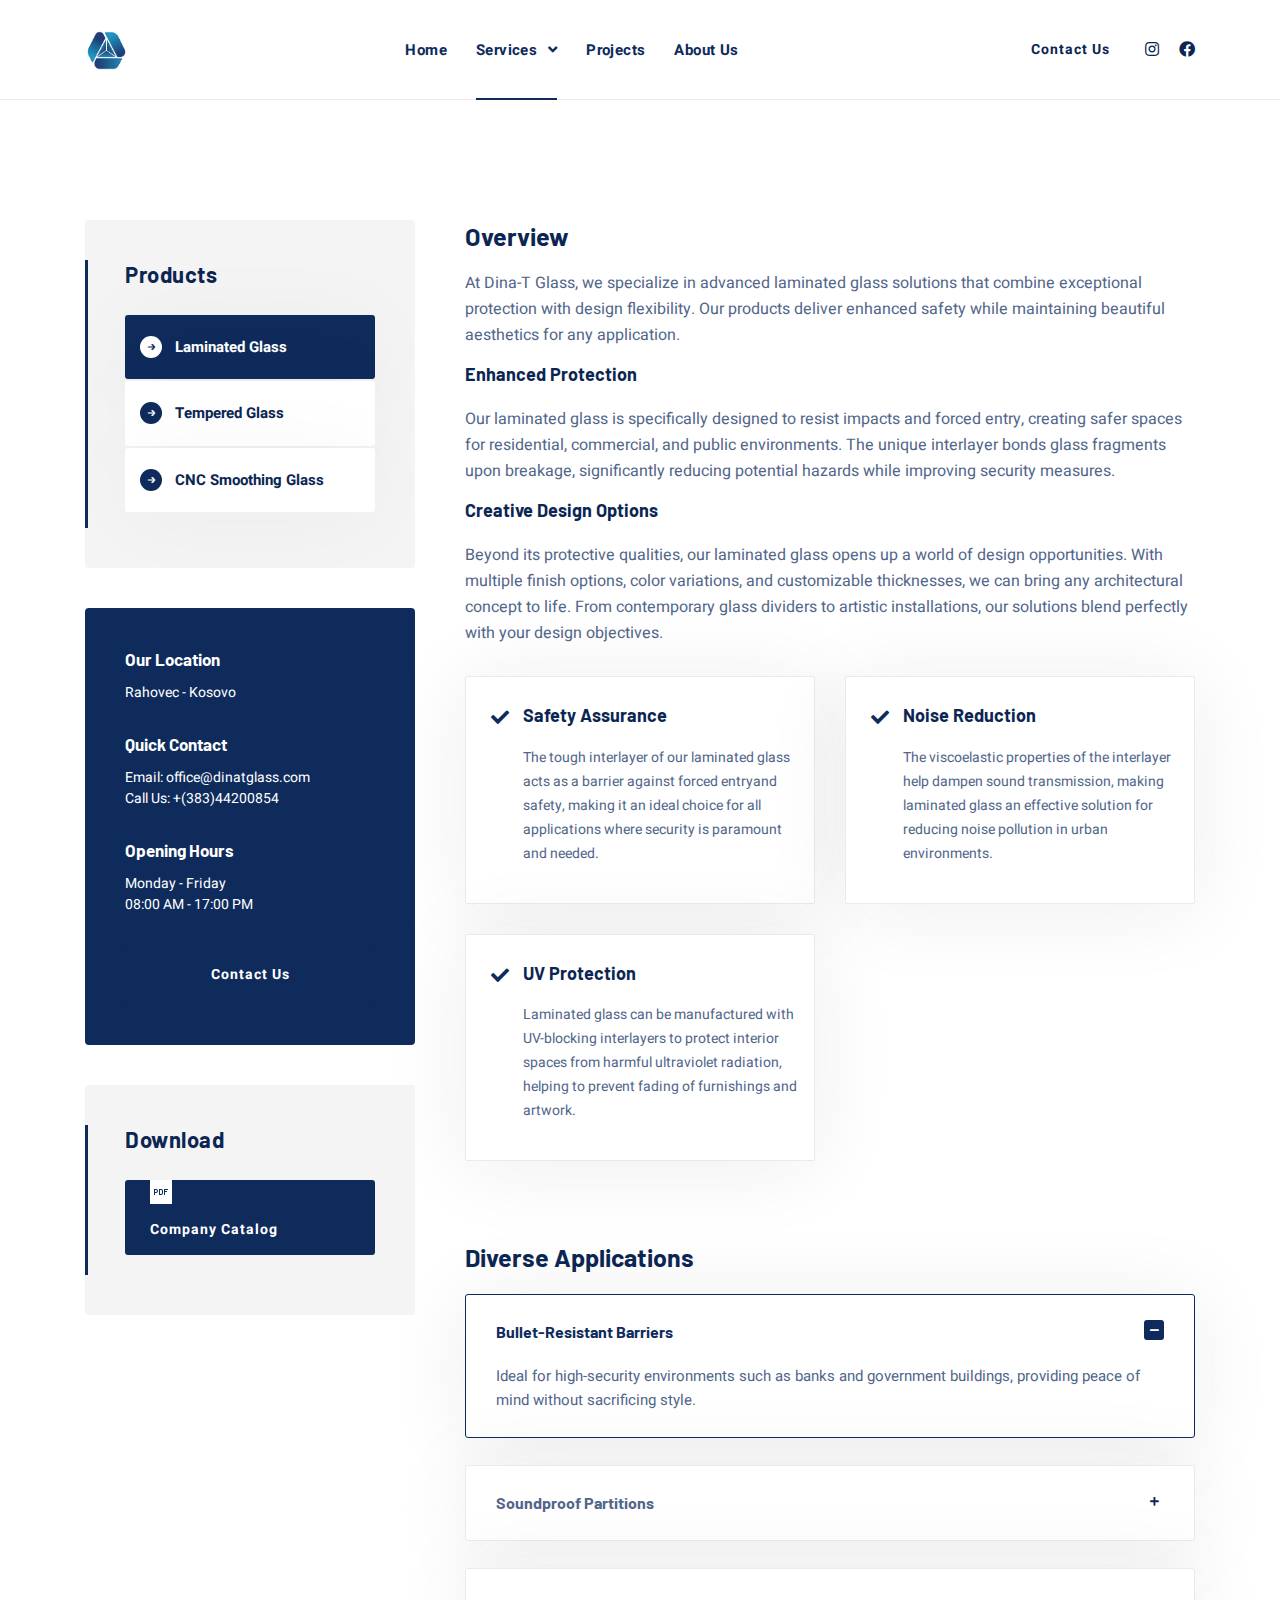
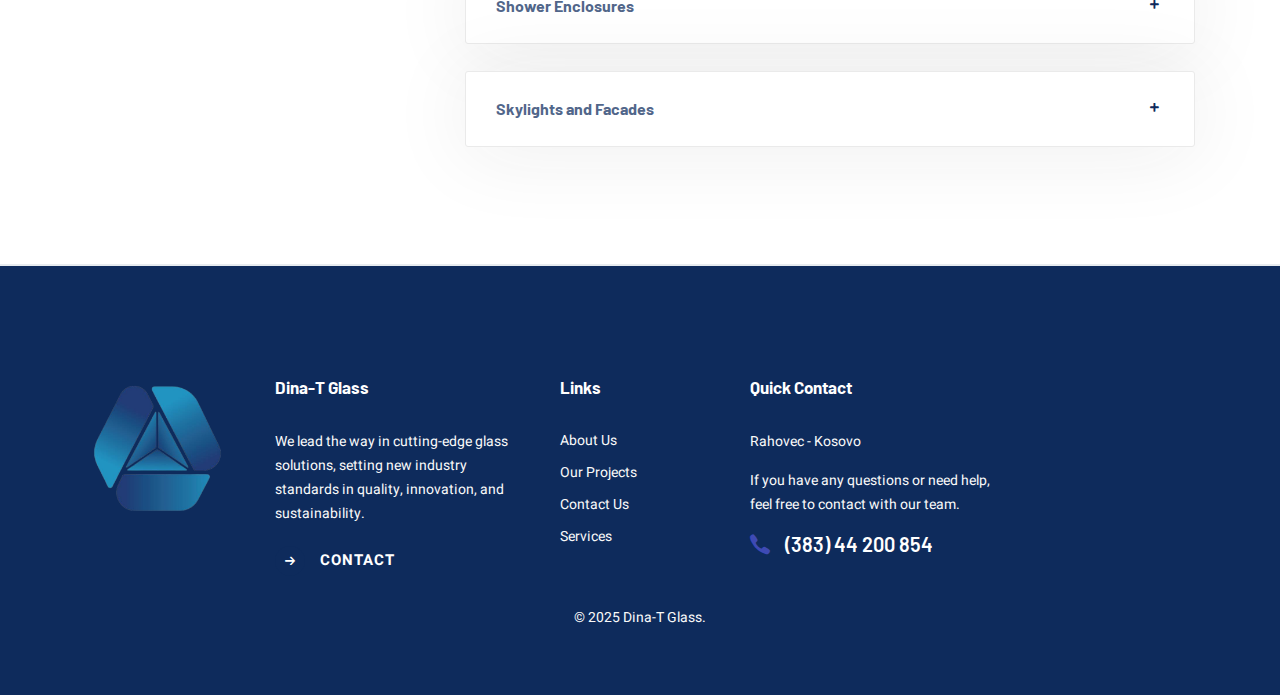
<file: laminated-glass.html>
<!DOCTYPE html>
<html lang="en">

<head>
  <meta charset="UTF-8" />
  <meta name="viewport" content="width=device-width, initial-scale=1.0" />
  <meta http-equiv="X-UA-Compatible" content="ie=edge" />
  <meta name="description" content="Dina-T Glass">
  <link href="assets/images/logo/logo.png" rel="icon">
  <title>Dina-T Glass | Laminated Glass</title>
  <link rel="stylesheet"
    href="https://fonts.googleapis.com/css?family=Barlow:400,500,600,700%7cHeebo:400,500,700&display=swap">
  <link rel="stylesheet" href="https://use.fontawesome.com/releases/v5.1.1/css/all.css">
  <link rel="stylesheet" href="assets/css/libraries.css">
  <link rel="stylesheet" href="assets/css/style.css">
</head>

<body>
  <div class="wrapper">
    <div class="preloader">
      <div class="loading">
        <span></span><span></span><span></span><span></span><span></span><span></span><span></span><span></span>
      </div>
    </div><!-- /.preloader -->

    <!-- =========================
        Header
    =========================== -->
    <header class="header header header-layout3">
      <nav class="navbar navbar-expand-lg sticky-navbar">
        <div class="container">
          <a class="navbar-brand" href="index.html">
            <img src="assets/images/logo/logo.png" class="logo-light" alt="logo">
            <img src="assets/images/logo/logo.png" class="logo-dark" alt="logo">
          </a>
          <button class="navbar-toggler" type="button">
            <span class="menu-lines"><span></span></span>
          </button>
          <div class="collapse navbar-collapse" id="mainNavigation">
            <ul class="navbar-nav mx-auto">
              <li class="nav__item">
                <a href="index.html" class="nav__item-link ">Home</a>
              </li><!-- /.nav-item -->

              <li class="nav__item with-dropdown">
                <a data-toggle="dropdown" class="dropdown-toggle nav__item-link active">Services</a>
                <i data-toggle="dropdown" class="fa fa-angle-down d-block d-lg-none"></i>
                <ul class="dropdown-menu">
                  <li class="nav__item"><a href="standard-glass.html" class="nav__item-link">Products</a></li>
                  <!-- /.nav-item -->
                  <li class="nav__item"><a href="laminated-glass.html" class="nav__item-link">Solutions</a></li>
                  <!-- /.nav-item -->
                </ul><!-- /.dropdown-menu -->
              </li><!-- /.nav-item -->
              <li class="nav__item">
                <a href="projects-grid.html" class=" nav__item-link">Projects</a>
              </li><!-- /.nav-item -->
              <li class="nav__item">
                <a href="about-us.html" class="nav__item-link">About Us</a>

              </li><!-- /.nav-item -->
            </ul><!-- /.navbar-nav -->
          </div><!-- /.navbar-collapse -->
          <ul class="header-actions__list list-unstyled d-flex align-items-center mb-0">
            <li>
              <a href="contact-us.html" class="btn btn__white header__btn__sm">Contact Us</a>
            </li>
            <li>
              <ul class="social__icons list-unstyled justify-content-end mb-0 ml-20">
                <li><a target="_blank" href="https://www.instagram.com/dina_tglass/"><i class="fab fa-instagram"></i></a></li>
                <li><a target="_blank" href="https://www.facebook.com/p/Dina-Glass-100049451324087/?checkpoint_src=any"><i class="fab fa-facebook"></i></a></li>
              </ul>
            </li>
          </ul><!-- /.actions__list -->
        </div><!-- /.container -->
      </nav><!-- /.navabr -->
    </header><!-- /.Header -->

   
    <!-- ======================
      Text Content Section
    ========================= -->
    <section class="text-content-section pb-90">
      <div class="container">
        <div class="row">
          <div class="col-sm-12 col-md-12 col-lg-4">
            <aside class="sidebar mb-30">
              <div class="widget widget-categories">
                <h5 class="widget__title">Products</h5>
                <div class="widget-content">
                  <ul class="list-unstyled">
                    <li><a href="laminated-glass.html" class="active">Laminated Glass</a></li>
                    <li><a href="tempered-glass.html">Tempered Glass</a></li>
                    <li><a href="cnc-glass.html"  >CNC Smoothing Glass</a></li>
                  </ul>
                </div><!-- /.widget-content -->
              </div><!-- /.widget-categories -->
              <div class="widget widget-contact bg-secondary">
                  <div class="widget-body">
                    <div class="widget-contact__info">
                      <h5 class="widget-contact__title">Our Location</h5>
                      <ul class="widget-contact__list list-unstyled">
                        <li>
                          Rahovec - Kosovo
                        </li>
                      </ul>
                    </div>
                    <!-- /.widget-contact__info -->
                    <div class="widget-contact__info">
                      <h5 class="widget-contact__title">Quick Contact</h5>
                      <ul class="widget-contact__list list-unstyled">
                        <li>
                          <a href="mailto:office@dinatglass.com"></a>Email:
                          office@dinatglass.com
                        </li>
                        <li><a href="tel:38344200854"></a>Call Us: +(383)44200854</li>
                      </ul>
                    </div>
                    <!-- /.widget-contact__info -->
                    <div class="widget-contact__info">
                      <h5 class="widget-contact__title">Opening Hours</h5>
                      <ul class="widget-contact__list list-unstyled">
                        <li>Monday - Friday</li>
                        <li>08:00 AM - 17:00 PM</li>
                      </ul>
                    </div>
                    <!-- /.widget-contact__info -->
                    <a href="contact-us.html" class="btn btn__primary btn__block"
                      >Contact Us</a
                    >
                  </div>
                  <!-- /.widget-content -->
                </div>
                <!-- /.widget-contact -->
              <div class="widget widget-download">
                <h5 class="widget__title">Download</h5>
                <div class="widget-body">
                  <a href="assets/pdfs/Katallogu.pdf" download class="btn btn__secondary btn__block mb-20">
                    <span>Company Catalog</span>
                    <img src="assets/images/icons/pdf.png" alt="pdf">
                  </a>
                </div><!-- /.widget-content -->
              </div><!-- /.widget-download -->
            </aside><!-- /.sidebar -->
          </div><!-- /.col-lg-4 -->
          <div class="col-sm-12 col-md-12 col-lg-8">

            <div class="portfolio-grid-layout2">
              
            </div><!-- /.portfolio-grid-layout2 -->
            <div class="text__block mb-30">
              <h5 class="text__block-title">Overview</h5>
             <p>At Dina-T Glass, we specialize in advanced laminated glass solutions that combine exceptional protection with design flexibility. Our products deliver enhanced safety while maintaining beautiful aesthetics for any application.</p>
    
    <h6>Enhanced Protection</h6>
    <p>Our laminated glass is specifically designed to resist impacts and forced entry, creating safer spaces for residential, commercial, and public environments. The unique interlayer bonds glass fragments upon breakage, significantly reducing potential hazards while improving security measures.</p>
    
    <h6>Creative Design Options</h6>
    <p>Beyond its protective qualities, our laminated glass opens up a world of design opportunities. With multiple finish options, color variations, and customizable thicknesses, we can bring any architectural concept to life. From contemporary glass dividers to artistic installations, our solutions blend perfectly with your design objectives.</p></p>
            </div><!-- /.text-block -->
            <div class="row">
              <div class="col-sm-12 col-md-12 col-lg-12">
                <div class="features-list mb-30">
                  <div class="row">
                    <div class="col-sm-12 col-md-12 col-lg-6">
                      <div class="feature-list-item">
                        <div class="feature-item__content">
                          <h4 class="feature-item__title">Safety Assurance</h4>
                          <p class="feature-item__desc">The tough interlayer of our laminated glass acts as a barrier against forced entryand safety, making it an ideal choice for all applications where security is paramount and needed.</p>
                        </div><!-- /.feature-content -->
                      </div><!-- /.feature-item -->
                      <div class="feature-list-item">
                        <div class="feature-item__content">
                          <h4 class="feature-item__title">UV Protection</h4>
                          <p class="feature-item__desc">Laminated glass can be manufactured with UV-blocking interlayers to protect interior spaces from harmful ultraviolet radiation, helping to prevent fading of furnishings and artwork.</p>
                        </div><!-- /.feature-content -->
                      </div><!-- /.feature-item -->
                    </div><!-- /.col-lg-6 -->
                    <div class="col-sm-12 col-md-12 col-lg-6">
                      <div class="feature-list-item">
                        <div class="feature-item__content">
                          <h4 class="feature-item__title">Noise Reduction</h4>
                          <p class="feature-item__desc">The viscoelastic properties of the interlayer help dampen sound transmission, making laminated glass an effective solution for reducing noise pollution in urban environments.</p>
                        </div><!-- /.feature-content -->
                      </div><!-- /.feature-item -->
                      
                    </div><!-- /.col-lg-6 -->
                  </div><!-- /.row -->
                </div><!-- /.features-list -->
              </div><!-- /.col-lg-12 -->
            </div>


          
            <h5 class="fz-25 mt-20">Diverse Applications</h5>
            <div id="accordion">
              <div class="accordion-item opened">
                <div class="accordion-item__header" data-toggle="collapse" data-target="#collapse1">
                  <a class="accordion-item__title">Bullet-Resistant Barriers</a>
                </div><!-- /.accordion-item-header -->
                <div id="collapse1" class="collapse show" data-parent="#accordion">
                  <div class="accordion-item__body">
                    <p>Ideal for high-security environments such as banks and government buildings, providing peace of mind without sacrificing style.</p>
                  </div><!-- /.accordion-item-body -->
                </div>
              </div><!-- /.accordion-item -->
              <div class="accordion-item">
                <div class="accordion-item__header" data-toggle="collapse" data-target="#collapse2">
                  <a class="accordion-item__title">Soundproof Partitions</a>
                </div><!-- /.accordion-item-header -->
                <div id="collapse2" class="collapse" data-parent="#accordion">
                  <div class="accordion-item__body">
                    <p>Perfect for offices, studios, and residential spaces, our sound-dampening laminated glass reduces noise pollution while maintaining an open and airy feel.</p>
                  </div><!-- /.accordion-item-body -->
                </div>
              </div><!-- /.accordion-item -->
              <div class="accordion-item ">
                <div class="accordion-item__header" data-toggle="collapse" data-target="#collapse3">
                  <a class="accordion-item__title">Shower Enclosures</a>
                </div><!-- /.accordion-item-header -->
                <div id="collapse3" class="collapse" data-parent="#accordion">
                  <div class="accordion-item__body">
                    <p>Enjoy a stylish and safe bathroom environment with laminated glass shower doors that resist shattering.</p>
                  </div><!-- /.accordion-item-body -->
                </div>
              </div><!-- /.accordion-item -->

              <div class="accordion-item">
                <div class="accordion-item__header" data-toggle="collapse" data-target="#collapse4">
                  <a class="accordion-item__title">Skylights and Facades</a>
                </div><!-- /.accordion-item-header -->
                <div id="collapse4" class="collapse " data-parent="#accordion">
                  <div class="accordion-item__body">
                    <p>Enhance the beauty of your building while ensuring durability and safety with our stunning laminated glass options.</p>
                  </div><!-- /.accordion-item-body -->
                </div>
              </div><!-- /.accordion-item -->

            </div><!-- /.accordion -->
            
          </div><!-- /.col-lg-8 -->
          
        </div><!-- /.row -->
      </div><!-- /.container -->
      
    </section><!-- /.Text Content Section -->

    
  <!-- ========================
      Footer
    ========================== -->
    <footer class="footer">

      <div class="footer-primary bg-primary">
        <div class="container">
          <div class="row">

            <div class="col-sm-2 col-md-2 col-lg-2 col-xl-2 footer-widget footer-widget__newsletter">
              <img src="assets/images/logo/logo.png" alt="logo" class="mr-20">
            </div><!-- /.col-xl-4 -->


            <div class="col-sm-3 col-md-6 col-lg-3 col-xl-3 footer-widget">
              <h6 class="footer-widget__title">Dina-T Glass</h6>
              <div class="footer-widget__content">
                <p class="mb-20">We lead the way in cutting-edge glass solutions, setting new industry standards in
                  quality, innovation, and sustainability.</p>
                <a href="contact-us.html" class="btn btn__primary btn__link btn__icon">
                  <i class="icon-arrow-right1"></i><span>CONTACT</span>
                </a>
              </div><!-- /.footer-widget__content -->
            </div><!-- /.col-xl-2 -->
            <div class="col-sm-6 col-md-6 col-lg-2 col-xl-2 footer-widget footer-widget-nav">
              <h6 class="footer-widget__title">Links</h6>
              <div class="footer-widget__content">
                <nav>
                  <ul class="list-unstyled">
                    <li><a href="about-us.html">About Us</a></li>
                    <li><a href="projects-grid.html">Our Projects</a></li>
                    <li><a href="contact-us.html">Contact Us</a></li>
                    <li><a href="standard-glass.html">Services</a></li>
                  </ul>
                </nav>
              </div><!-- /.footer-widget__content -->
            </div><!-- /.col-xl-2 -->
            <div class="col-sm-12 col-md-6 col-lg-3 col-xl-3 footer-widget">
              <h6 class="footer-widget__title">Quick Contact</h6>
              <div class="footer-widget__content">
                <p>Rahovec - Kosovo</p>
                <p>If you have any questions or need help, feel free to contact with our team.</p>
                <p class="footer-contact__phone d-flex align-items-center">
                  <i class="icon-phone1"></i>
                  <a href="tel:0025565454117">(383) 44 200 854</a>
                </p>
              </div><!-- /.footer-widget__content -->
            </div><!-- /.col-xl-4 -->
          </div><!-- /.row -->
          <p class="mb-0" style="text-align: center;"> &copy; 2025 Dina-T Glass.
          </p>
        </div><!-- /.container -->
      </div><!-- /.footer-primary -->


    </footer><!-- /.Footer -->
    <button id="scrollTopBtn"><i class="fas fa-long-arrow-alt-up"></i></button>
  </div><!-- /.wrapper -->

  <script src="assets/js/jquery-3.5.1.min.js"></script>
  <script src="assets/js/plugins.js"></script>
  <script src="assets/js/main.js"></script>
</body>

</html>
</file>
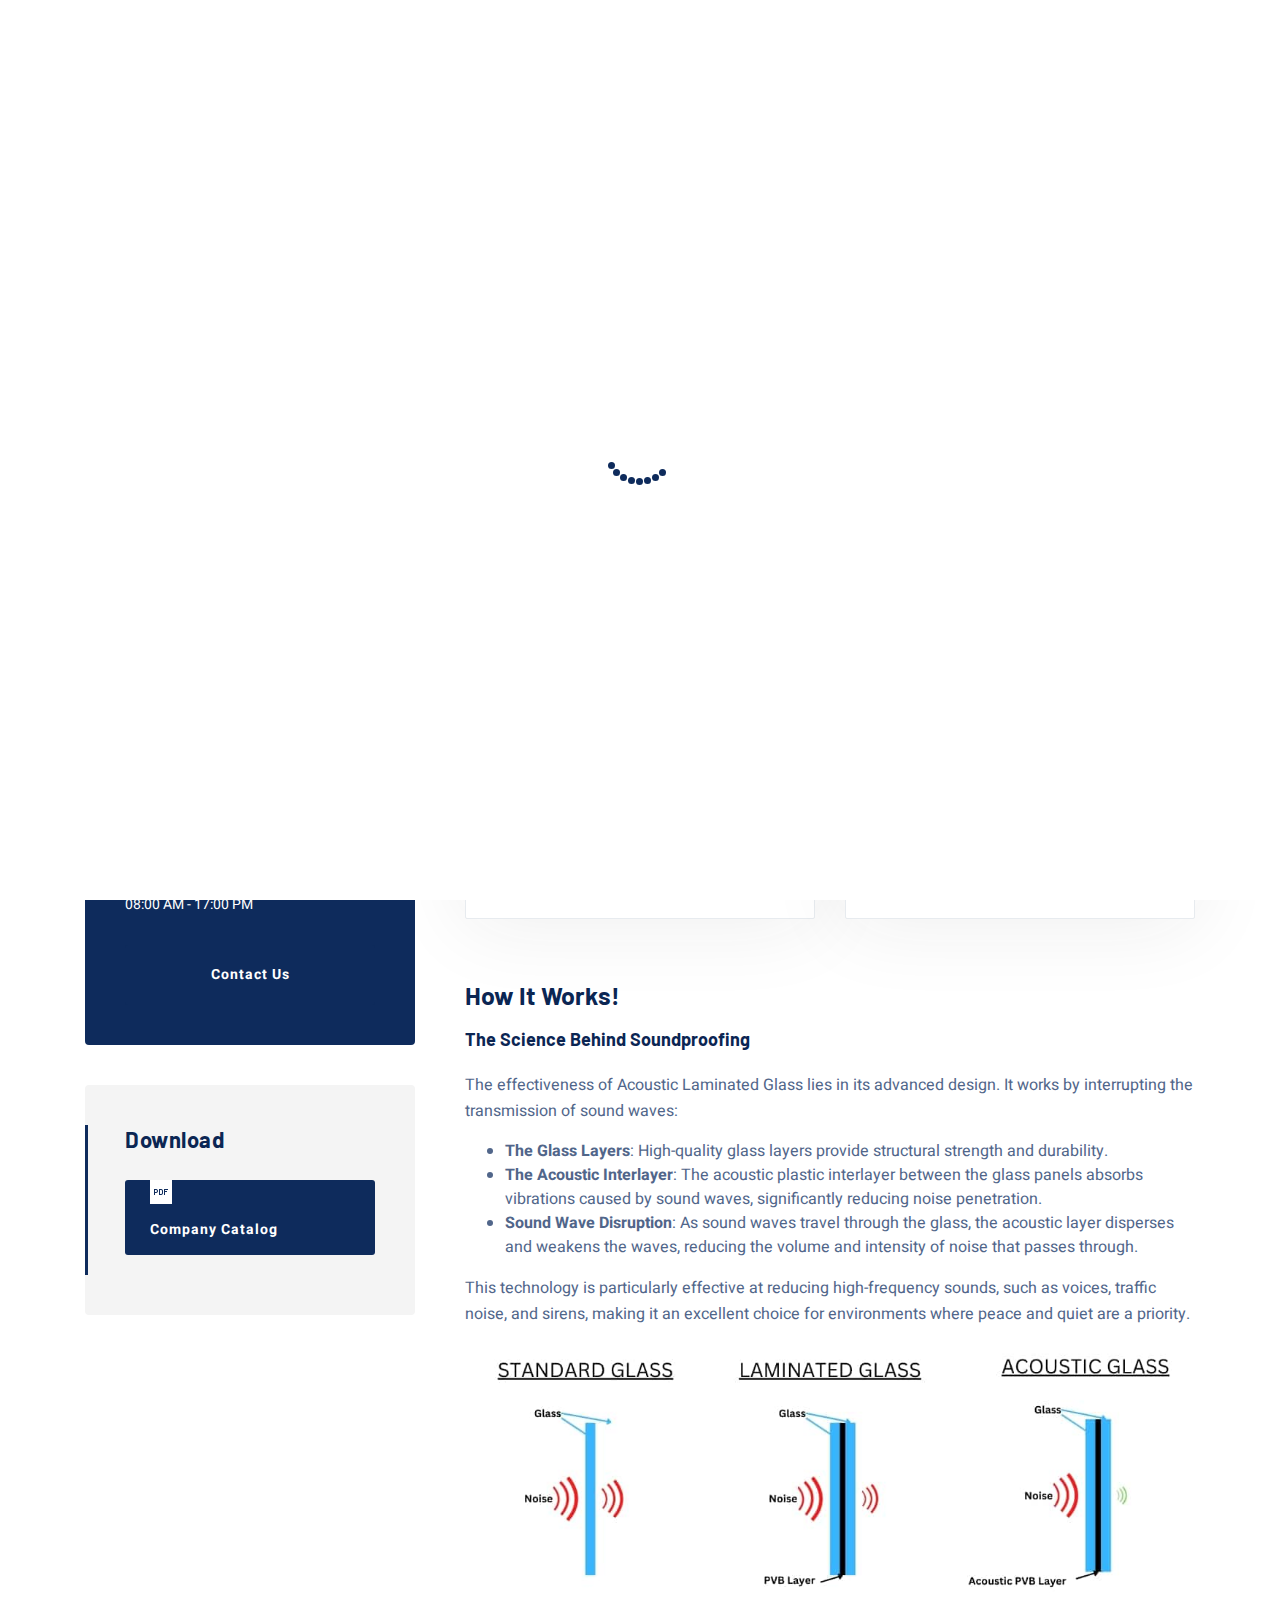
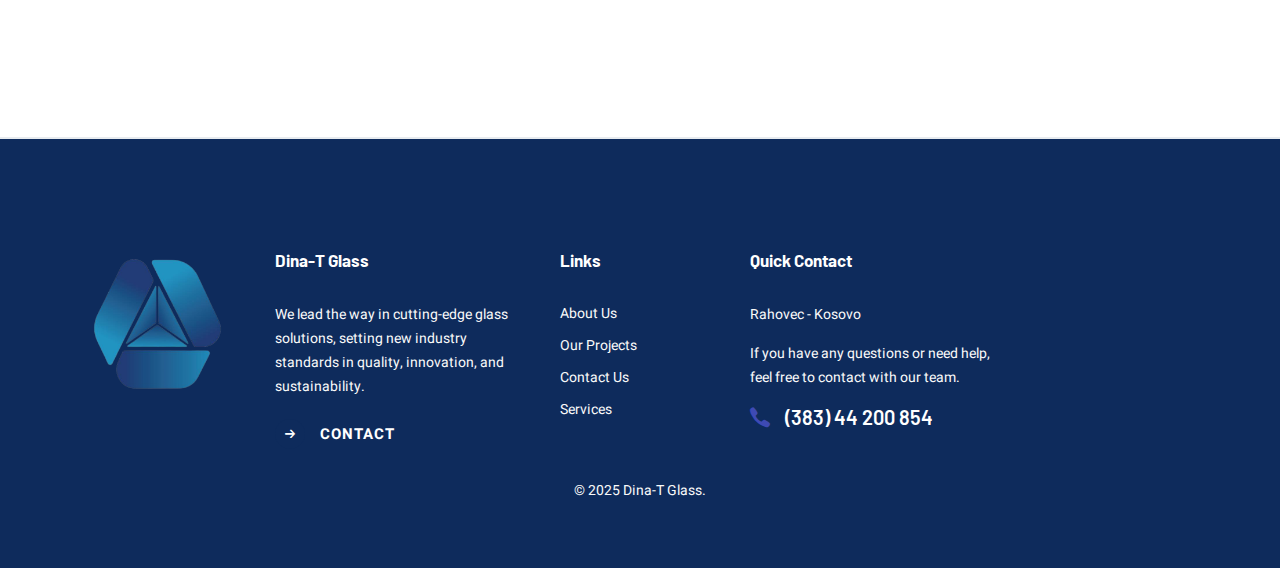
<file: noise-reduction.html>
<!DOCTYPE html>
<html lang="en">
  <head>
    <meta charset="UTF-8" />
    <meta name="viewport" content="width=device-width, initial-scale=1.0" />
    <meta http-equiv="X-UA-Compatible" content="ie=edge" />
    <meta name="description" content="Dina-T Glass" />
    <link href="assets/images/logo/logo.png" rel="icon" />
    <title>Dina-T Glass | Noise Reduction</title>
    <link
      rel="stylesheet"
      href="https://fonts.googleapis.com/css?family=Barlow:400,500,600,700%7cHeebo:400,500,700&display=swap"
    />
    <link
      rel="stylesheet"
      href="https://use.fontawesome.com/releases/v5.1.1/css/all.css"
    />
    <link rel="stylesheet" href="assets/css/libraries.css" />
    <link rel="stylesheet" href="assets/css/style.css" />
  </head>

  <body>
    <div class="wrapper">
      <div class="preloader">
        <div class="loading">
          <span></span><span></span><span></span><span></span><span></span
          ><span></span><span></span><span></span>
        </div>
      </div>
      <!-- /.preloader -->

      <!-- =========================
        Header
    =========================== -->
      <header class="header header header-layout3">
        <nav class="navbar navbar-expand-lg sticky-navbar">
          <div class="container">
            <a class="navbar-brand" href="index.html">
              <img
                src="assets/images/logo/logo.png"
                class="logo-light"
                alt="logo"
              />
              <img
                src="assets/images/logo/logo.png"
                class="logo-dark"
                alt="logo"
              />
            </a>
            <button class="navbar-toggler" type="button">
              <span class="menu-lines"><span></span></span>
            </button>
            <div class="collapse navbar-collapse" id="mainNavigation">
              <ul class="navbar-nav mx-auto">
                <li class="nav__item">
                  <a href="index.html" class="nav__item-link">Home</a>
                </li>
                <!-- /.nav-item -->

                <li class="nav__item with-dropdown">
                  <a data-toggle="dropdown" class="dropdown-toggle nav__item-link active">Services</a>
                  <i
                    data-toggle="dropdown"
                    class="fa fa-angle-down d-block d-lg-none"
                  ></i>
                  <ul class="dropdown-menu">
                    <li class="nav__item">
                      <a href="standard-glass.html" class="nav__item-link"
                        >Products</a
                      >
                    </li>
                    <!-- /.nav-item -->
                    <li class="nav__item">
                      <a href="laminated-glass.html" class="nav__item-link"
                        >Solutions</a
                      >
                    </li>
                    <!-- /.nav-item -->
                  </ul>
                  <!-- /.dropdown-menu -->
                </li>
                <!-- /.nav-item -->
                <li class="nav__item">
                  <a href="projects-grid.html" class="nav__item-link"
                    >Projects</a
                  >
                </li>
                <!-- /.nav-item -->
                <li class="nav__item">
                  <a href="about-us.html" class="nav__item-link">About Us</a>
                </li>
                <!-- /.nav-item -->
              </ul>
              <!-- /.navbar-nav -->
            </div>
            <!-- /.navbar-collapse -->
            <ul
              class="header-actions__list list-unstyled d-flex align-items-center mb-0"
            >
              <li>
                <a href="contact-us.html" class="btn btn__white header__btn__sm"
                  >Contact Us</a
                >
              </li>
              <li>
                <ul class="social__icons list-unstyled justify-content-end mb-0 ml-20">
                <li><a target="_blank" href="https://www.instagram.com/dina_tglass/"><i class="fab fa-instagram"></i></a></li>
                <li><a target="_blank" href="https://www.facebook.com/p/Dina-Glass-100049451324087/?checkpoint_src=any"><i class="fab fa-facebook"></i></a></li>
              </ul>
              </li>
            </ul>
            <!-- /.actions__list -->
          </div>
          <!-- /.container -->
        </nav>
        <!-- /.navabr -->
      </header>
      <!-- /.Header -->

      <!-- ======================
      Text Content Section
    ========================= -->
      <section class="text-content-section pb-90">
        <div class="container">
          <div class="row">
            <div class="col-sm-12 col-md-12 col-lg-4">
              <aside class="sidebar mb-30">
                <div class="widget widget-categories">
                  <h5 class="widget__title">Products</h5>
                  <div class="widget-content">
                    <ul class="list-unstyled">
                      <li><a href="standard-glass.html">Standard Glass</a></li>
                      <li>
                        <a href="noise-reduction.html" class="active"
                          >Noise Reduction</a
                        >
                      </li>
                      <li><a href="fire-resistance.html">Thermal Glass</a></li>
                    </ul>
                  </div>
                  <!-- /.widget-content -->
                </div>
                <!-- /.widget-categories -->
                <div class="widget widget-contact bg-secondary">
                  <div class="widget-body">
                    <div class="widget-contact__info">
                      <h5 class="widget-contact__title">Our Location</h5>
                      <ul class="widget-contact__list list-unstyled">
                        <li>Rahovec - Kosovo</li>
                      </ul>
                    </div>
                    <!-- /.widget-contact__info -->
                    <div class="widget-contact__info">
                      <h5 class="widget-contact__title">Quick Contact</h5>
                      <ul class="widget-contact__list list-unstyled">
                        <li>
                          <a href="mailto:office@dinatglass.com"></a>Email:
                          office@dinatglass.com
                        </li>
                        <li><a href="tel:38344200854"></a>Call Us: +(383)44200854</li>
                      </ul>
                    </div>
                    <!-- /.widget-contact__info -->
                    <div class="widget-contact__info">
                      <h5 class="widget-contact__title">Opening Hours</h5>
                      <ul class="widget-contact__list list-unstyled">
                        <li>Monday - Friday</li>
                        <li>08:00 AM - 17:00 PM</li>
                      </ul>
                    </div>
                    <!-- /.widget-contact__info -->
                    <a href="contact-us.html" class="btn btn__primary btn__block"
                      >Contact Us</a
                    >
                  </div>
                  <!-- /.widget-content -->
                </div>
                <!-- /.widget-contact -->
                <div class="widget widget-download">
                  <h5 class="widget__title">Download</h5>
                  <div class="widget-body">
                    <a href="assets/pdfs/Katallogu.pdf" download class="btn btn__secondary btn__block mb-20">
                      <span>Company Catalog</span>
                      <img src="assets/images/icons/pdf.png" alt="pdf" />
                    </a>
                  </div>
                  <!-- /.widget-content -->
                </div>
                <!-- /.widget-download -->
              </aside>
              <!-- /.sidebar -->
            </div>
            <!-- /.col-lg-4 -->
            <div class="col-sm-12 col-md-12 col-lg-8">
              <h5 class="mb-40 font-italic">
                Noise Reduction Glass <br />
                Redefining Indoor Quietness
              </h5>
              <div class="portfolio-grid-layout2"></div>
              <!-- /.portfolio-grid-layout2 -->
              <div class="text__block mb-30">
                <h5 class="text__block-title">Overview</h5>
                <p class="text__block-desc">
                  Noise Reduction Glass is designed to significantly reduce
                  noise, creating a quieter, more peaceful indoor space. Made
                  from two layers of high-quality glass with a special acoustic
                  interlayer, it forms a strong sound barrier ideal for homes
                  and offices. A perfect blend of technology and comfort, it’s a
                  smart choice for quieter living and working environments
                </p>
              </div>
              <!-- /.text-block -->
              <div class="row">
                <div class="col-sm-12 col-md-12 col-lg-12">
                  <div class="features-list mb-30">
                    <div class="row">
                      <div class="col-sm-12 col-md-12 col-lg-6">
                        <div class="feature-list-item">
                          <div class="feature-item__content">
                            <h4 class="feature-item__title">
                              Homes & Apartments
                            </h4>
                            <p class="feature-item__desc">
                              Keep your home quiet by blocking out outside
                              noise. This helps you sleep well and makes your
                              living space peaceful.
                            </p>
                          </div>
                          <!-- /.feature-content -->
                        </div>
                        <!-- /.feature-item -->
                        <div class="feature-list-item">
                          <div class="feature-item__content">
                            <h4 class="feature-item__title">
                              Office Buildings
                            </h4>
                            <p class="feature-item__desc">
                              Enhance focus and efficiency by minimizing noise
                              disruptions in open workspaces or meeting areas,
                              creating a peaceful atmosphere for your team.
                            </p>
                          </div>
                          <!-- /.feature-content -->
                        </div>
                        <!-- /.feature-item -->
                      </div>
                      <!-- /.col-lg-6 -->
                      <div class="col-sm-12 col-md-12 col-lg-6">
                        <div class="feature-list-item">
                          <div class="feature-item__content">
                            <h4 class="feature-item__title">
                              Hotels and Hospitality
                            </h4>
                            <p class="feature-item__desc">
                              Improve guest comfort by minimizing external noise
                              in hotel rooms, lobbies, and shared spaces for a
                              more relaxing stay.
                            </p>
                          </div>
                          <!-- /.feature-content -->
                        </div>
                        <!-- /.feature-item -->
                        <div class="feature-list-item">
                          <div class="feature-item__content">
                            <h4 class="feature-item__title">
                              Educational Institutions
                            </h4>
                            <p class="feature-item__desc">
                              Minimize external noise disruptions in educational
                              spaces to promote better concentration,
                              engagement, and academic performance
                            </p>
                          </div>
                          <!-- /.feature-content -->
                        </div>
                        <!-- /.feature-item -->
                      </div>
                      <!-- /.col-lg-6 -->
                    </div>
                    <!-- /.row -->
                  </div>
                  <!-- /.features-list -->
                </div>
                <!-- /.col-lg-12 -->
              </div>

              <div class="text__block">
                <h5 class="text__block-title">How It Works!</h5>
                <h6>The Science Behind Soundproofing</h6>

                <p>
                  The effectiveness of Acoustic Laminated Glass lies in its
                  advanced design. It works by interrupting the transmission of
                  sound waves:
                </p>

                <ul>
                  <li>
                    <strong>The Glass Layers</strong>: High-quality glass layers
                    provide structural strength and durability.
                  </li>
                  <li>
                    <strong>The Acoustic Interlayer</strong>: The acoustic
                    plastic interlayer between the glass panels absorbs
                    vibrations caused by sound waves, significantly reducing
                    noise penetration.
                  </li>
                  <li>
                    <strong>Sound Wave Disruption</strong>: As sound waves
                    travel through the glass, the acoustic layer disperses and
                    weakens the waves, reducing the volume and intensity of
                    noise that passes through.
                  </li>
                </ul>

                <p>
                  This technology is particularly effective at reducing
                  high-frequency sounds, such as voices, traffic noise, and
                  sirens, making it an excellent choice for environments where
                  peace and quiet are a priority.
                </p>
              </div>
              <!-- /.text-block -->

              <div class="video-banner mb-50">
                <img src="assets/images/banners/soundproof.jpg" alt="banner" />
              </div>
              <!-- /.video -->
            </div>
            <!-- /.col-lg-8 -->
          </div>
          <!-- /.row -->
        </div>
        <!-- /.container -->
      </section>
      <!-- /.Text Content Section -->

      <!-- ========================
      Footer
    ========================== -->
      <footer class="footer">
        <div class="footer-primary bg-primary">
          <div class="container">
            <div class="row">
              <div
                class="col-sm-2 col-md-2 col-lg-2 col-xl-2 footer-widget footer-widget__newsletter"
              >
                <img src="assets/images/logo/logo.png" alt="logo" class="mr-20" style="width: 150px; height: 150px;">
              </div>
              <!-- /.col-xl-4 -->

              <div class="col-sm-3 col-md-6 col-lg-3 col-xl-3 footer-widget">
                <h6 class="footer-widget__title">Dina-T Glass</h6>
                <div class="footer-widget__content">
                  <p class="mb-20">
                    We lead the way in cutting-edge glass solutions, setting new
                    industry standards in quality, innovation, and
                    sustainability.
                  </p>
                  <a
                    href="contact-us.html"
                    class="btn btn__primary btn__link btn__icon"
                  >
                    <i class="icon-arrow-right1"></i><span>CONTACT</span>
                  </a>
                </div>
                <!-- /.footer-widget__content -->
              </div>
              <!-- /.col-xl-2 -->
              <div
                class="col-sm-6 col-md-6 col-lg-2 col-xl-2 footer-widget footer-widget-nav"
              >
                <h6 class="footer-widget__title">Links</h6>
                <div class="footer-widget__content">
                  <nav>
                    <ul class="list-unstyled">
                      <li><a href="about-us.html">About Us</a></li>
                      <li><a href="projects-grid.html">Our Projects</a></li>
                      <li><a href="contact-us.html">Contact Us</a></li>
                      <li><a href="standard-glass.html">Services</a></li>
                    </ul>
                  </nav>
                </div>
                <!-- /.footer-widget__content -->
              </div>
              <!-- /.col-xl-2 -->
              <div class="col-sm-12 col-md-6 col-lg-3 col-xl-3 footer-widget">
                <h6 class="footer-widget__title">Quick Contact</h6>
                <div class="footer-widget__content">
                  <p>Rahovec - Kosovo</p>
                  <p>
                    If you have any questions or need help, feel free to contact
                    with our team.
                  </p>
                  <p class="footer-contact__phone d-flex align-items-center">
                    <i class="icon-phone1"></i>
                    <a href="tel:0025565454117">(383) 44 200 854</a>
                  </p>
                </div>
                <!-- /.footer-widget__content -->
              </div>
              <!-- /.col-xl-4 -->
            </div>
            <!-- /.row -->
            <p class="mb-0" style="text-align: center">
              &copy; 2025 Dina-T Glass.
            </p>
          </div>
          <!-- /.container -->
        </div>
        <!-- /.footer-primary -->
      </footer>
      <!-- /.Footer -->
      <button id="scrollTopBtn">
        <i class="fas fa-long-arrow-alt-up"></i>
      </button>
    </div>
    <!-- /.wrapper -->

    <script src="assets/js/jquery-3.5.1.min.js"></script>
    <script src="assets/js/plugins.js"></script>
    <script src="assets/js/main.js"></script>
  </body>
</html>
</file>
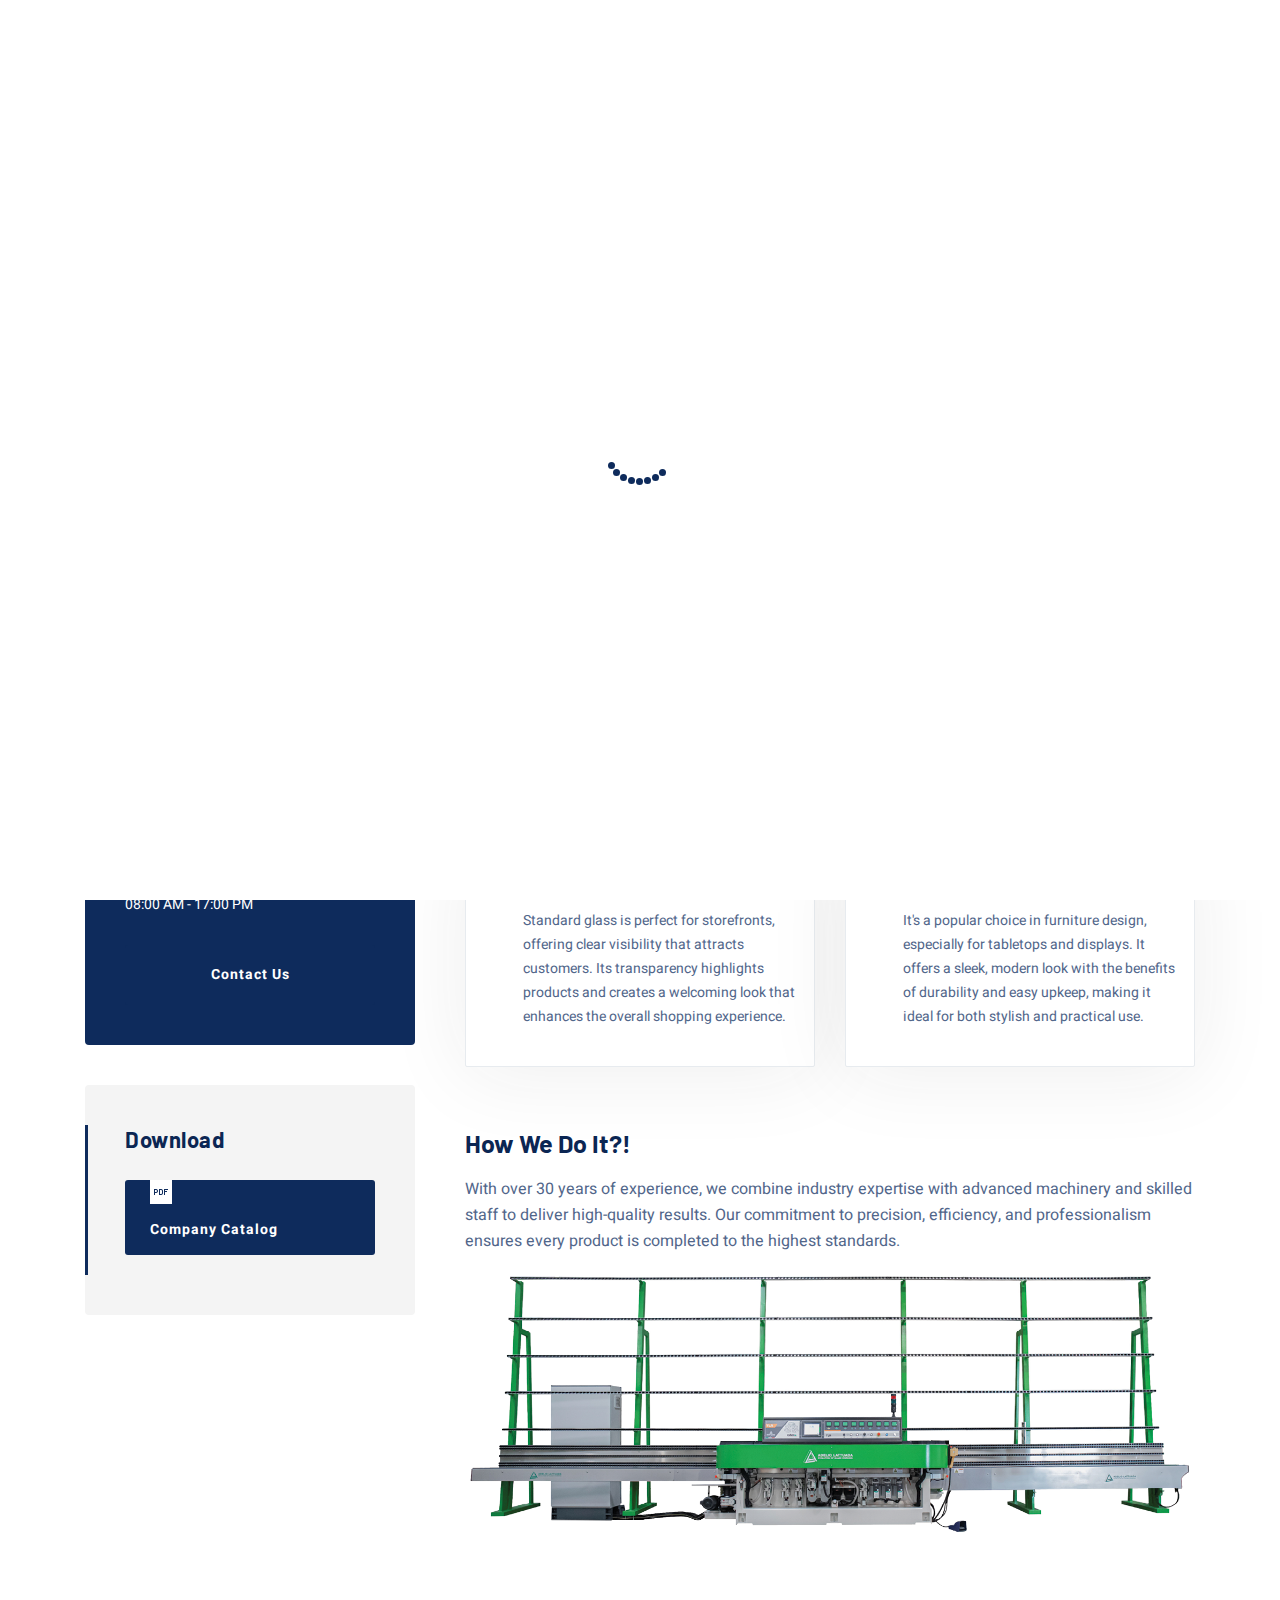
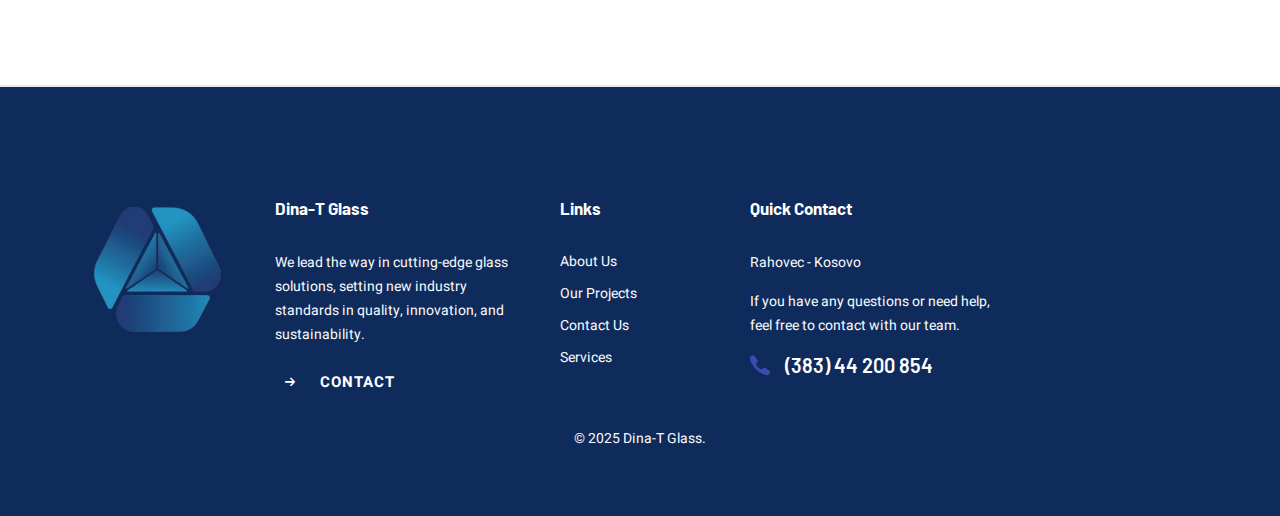
<file: standard-glass.html>
<!DOCTYPE html>
<html lang="en">
  <head>
    <meta charset="UTF-8" />
    <meta name="viewport" content="width=device-width, initial-scale=1.0" />
    <meta http-equiv="X-UA-Compatible" content="ie=edge" />
    <meta name="description" content="Dina-T Glass" />
    <link href="assets/images/logo/logo.png" rel="icon" />
    <title>Dina-T Glass | Standard Glass</title>
    <link
      rel="stylesheet"
      href="https://fonts.googleapis.com/css?family=Barlow:400,500,600,700%7cHeebo:400,500,700&display=swap"
    />
    <link
      rel="stylesheet"
      href="https://use.fontawesome.com/releases/v5.1.1/css/all.css"
    />
    <link rel="stylesheet" href="assets/css/libraries.css" />
    <link rel="stylesheet" href="assets/css/style.css" />
  </head>

  <body>
    <div class="wrapper">
      <div class="preloader">
        <div class="loading">
          <span></span><span></span><span></span><span></span><span></span
          ><span></span><span></span><span></span>
        </div>
      </div>
      <!-- /.preloader -->

      <!-- =========================
        Header
    =========================== -->
      <header class="header header header-layout3">
        <nav class="navbar navbar-expand-lg sticky-navbar">
          <div class="container">
            <a class="navbar-brand" href="index.html">
              <img
                src="assets/images/logo/logo.png"
                class="logo-light"
                alt="logo"
              />
              <img
                src="assets/images/logo/logo.png"
                class="logo-dark"
                alt="logo"
              />
            </a>
            <button class="navbar-toggler" type="button">
              <span class="menu-lines"><span></span></span>
            </button>
            <div class="collapse navbar-collapse" id="mainNavigation">
              <ul class="navbar-nav mx-auto">
                <li class="nav__item">
                  <a href="index.html" class="nav__item-link">Home</a>
                </li>
                <!-- /.nav-item -->

                <li class="nav__item with-dropdown">
                  <a data-toggle="dropdown" class="dropdown-toggle nav__item-link active">Services</a>
                  <i
                    data-toggle="dropdown"
                    class="fa fa-angle-down d-block d-lg-none"
                  ></i>
                  <ul class="dropdown-menu">
                    <li class="nav__item">
                      <a href="standard-glass.html" class="nav__item-link"
                        >Products</a
                      >
                    </li>
                    <!-- /.nav-item -->
                    <li class="nav__item">
                      <a href="laminated-glass.html" class="nav__item-link"
                        >Solutions</a
                      >
                    </li>
                    <!-- /.nav-item -->
                  </ul>
                  <!-- /.dropdown-menu -->
                </li>
                <!-- /.nav-item -->
                <li class="nav__item">
                  <a href="projects-grid.html" class="nav__item-link"
                    >Projects</a
                  >
                </li>
                <!-- /.nav-item -->
                <li class="nav__item">
                  <a href="about-us.html" class="nav__item-link">About Us</a>
                </li>
                <!-- /.nav-item -->
              </ul>
              <!-- /.navbar-nav -->
            </div>
            <!-- /.navbar-collapse -->
            <ul
              class="header-actions__list list-unstyled d-flex align-items-center mb-0"
            >
              <li>
                <a href="contact-us.html" class="btn btn__white header__btn__sm"
                  >Contact Us</a
                >
              </li>
              <li>
                <ul class="social__icons list-unstyled justify-content-end mb-0 ml-20">
                <li><a target="_blank" href="https://www.instagram.com/dina_tglass/"><i class="fab fa-instagram"></i></a></li>
                <li><a target="_blank" href="https://www.facebook.com/p/Dina-Glass-100049451324087/?checkpoint_src=any"><i class="fab fa-facebook"></i></a></li>
              </ul>
              </li>
            </ul>
            <!-- /.actions__list -->
          </div>
          <!-- /.container -->
        </nav>
        <!-- /.navabr -->
      </header>
      <!-- /.Header -->

      <!-- ======================
      Text Content Section
    ========================= -->
      <section class="text-content-section pb-90">
        <div class="container">
          <div class="row">
            <div class="col-sm-12 col-md-12 col-lg-4">
              <aside class="sidebar mb-30">
                <div class="widget widget-categories">
                  <h5 class="widget__title">Products</h5>
                  <div class="widget-content">
                    <ul class="list-unstyled">
                      <li>
                        <a href="standard-glass.html" class="active"
                          >Standard Glass</a
                        >
                      </li>
                      <li>
                        <a href="noise-reduction.html">Noise Reduction</a>
                      </li>
                      <li><a href="fire-resistance.html">Thermal Glass</a></li>
                    </ul>
                  </div>
                  <!-- /.widget-content -->
                </div>
                <!-- /.widget-categories -->
                <div class="widget widget-contact bg-secondary">
                  <div class="widget-body">
                    <div class="widget-contact__info">
                      <h5 class="widget-contact__title">Our Location</h5>
                      <ul class="widget-contact__list list-unstyled">
                        <li>Rahovec - Kosovo</li>
                      </ul>
                    </div>
                    <!-- /.widget-contact__info -->
                    <div class="widget-contact__info">
                      <h5 class="widget-contact__title">Quick Contact</h5>
                      <ul class="widget-contact__list list-unstyled">
                        <li>
                          <a href="mailto:office@dinatglass.com"></a>Email:
                          office@dinatglass.com
                        </li>
                        <li><a href="tel:38344200854"></a>Call Us: +(383)44200854</li>
                      </ul>
                    </div>
                    <!-- /.widget-contact__info -->
                    <div class="widget-contact__info">
                      <h5 class="widget-contact__title">Opening Hours</h5>
                      <ul class="widget-contact__list list-unstyled">
                        <li>Monday - Friday</li>
                        <li>08:00 AM - 17:00 PM</li>
                      </ul>
                    </div>
                    <!-- /.widget-contact__info -->
                    <a href="contact-us.html" class="btn btn__primary btn__block"
                      >Contact Us</a
                    >
                  </div>
                  <!-- /.widget-content -->
                </div>
                <!-- /.widget-contact -->
                <div class="widget widget-download">
                  <h5 class="widget__title">Download</h5>
                  <div class="widget-body">
                    <a href="assets/pdfs/Katallogu.pdf" download class="btn btn__secondary btn__block mb-20">
                      <span>Company Catalog</span>
                      <img src="assets/images/icons/pdf.png" alt="pdf" />
                    </a>
                  </div>
                  <!-- /.widget-content -->
                </div>
                <!-- /.widget-download -->
              </aside>
              <!-- /.sidebar -->
            </div>
            <!-- /.col-lg-4 -->
            <div class="col-sm-12 col-md-12 col-lg-8">
              <h5 class="mb-40 font-italic">
                Durable. Clear. Practical. <br />
                What is Standard Plain Glass?
              </h5>
              <div class="portfolio-grid-layout2"></div>
              <!-- /.portfolio-grid-layout2 -->
              <div class="text__block mb-30">
                <h5 class="text__block-title">Overview</h5>
                <p class="text__block-desc">
                  Clear and versatile, standard plain glass is perfect for
                  brightening up any interior. Its high transparency allows
                  natural light to flow through windows, doors, or partitions,
                  creating a sense of openness and connection with the outside.
                  Unlike mirror glass, which reflects and obscures, plain glass
                  offers a clean, unobstructed view. Whether in homes or
                  offices, it brings a modern, minimal look that complements any
                  design. Simple yet effective, it's a practical choice for
                  everyday use that enhances both function and style.
                </p>
              </div>
              <!-- /.text-block -->
              <div class="row">
                <div class="col-sm-12 col-md-12 col-lg-12">
                  <div class="features-list mb-30">
                    <div class="row">
                      <div class="col-sm-12 col-md-12 col-lg-6">
                        <div class="feature-list-item">
                          <div class="feature-item__content">
                            <h4 class="feature-item__title">Windows & Doors</h4>
                            <p class="feature-item__desc">
                              Standard glass is a popular choice for windows and
                              doors in homes and businesses. It’s clear,
                              cost-effective, and allows natural light to fill
                              spaces, creating a brighter, more welcoming
                              environment with open views to the outside.
                            </p>
                          </div>
                          <!-- /.feature-content -->
                        </div>
                        <!-- /.feature-item -->
                        <div class="feature-list-item">
                          <div class="feature-item__content">
                            <h4 class="feature-item__title">Storefronts</h4>
                            <p class="feature-item__desc">
                              Standard glass is perfect for storefronts,
                              offering clear visibility that attracts customers.
                              Its transparency highlights products and creates a
                              welcoming look that enhances the overall shopping
                              experience.
                            </p>
                          </div>
                          <!-- /.feature-content -->
                        </div>
                        <!-- /.feature-item -->
                      </div>
                      <!-- /.col-lg-6 -->
                      <div class="col-sm-12 col-md-12 col-lg-6">
                        <div class="feature-list-item">
                          <div class="feature-item__content">
                            <h4 class="feature-item__title">Partitions</h4>
                            <p class="feature-item__desc">
                              Standard glass partitions are ideal for creating
                              separate areas without closing off space. They let
                              light pass through, keeping interiors bright and
                              open—perfect for modern homes and collaborative
                              workspaces.
                            </p>
                          </div>
                          <!-- /.feature-content -->
                        </div>
                        <!-- /.feature-item -->
                        <div class="feature-list-item">
                          <div class="feature-item__content">
                            <h4 class="feature-item__title">Furniture</h4>
                            <p class="feature-item__desc">
                              It's a popular choice in furniture design,
                              especially for tabletops and displays. It offers a
                              sleek, modern look with the benefits of durability
                              and easy upkeep, making it ideal for both stylish
                              and practical use.
                            </p>
                          </div>
                          <!-- /.feature-content -->
                        </div>
                        <!-- /.feature-item -->
                      </div>
                      <!-- /.col-lg-6 -->
                    </div>
                    <!-- /.row -->
                  </div>
                  <!-- /.features-list -->
                </div>
                <!-- /.col-lg-12 -->
              </div>

              <div class="text__block">
                <h5 class="text__block-title">How we do it?!</h5>
                <p class="text__block-desc">
                  With over 30 years of experience, we combine industry
                  expertise with advanced machinery and skilled staff to deliver
                  high-quality results. Our commitment to precision, efficiency,
                  and professionalism ensures every product is completed to the
                  highest standards.
                </p>
              </div>
              <!-- /.text-block -->

              <div class="video-banner mb-50">
                <img src="assets/images/GBA_Lattuada.png" alt="banner" />
              </div>
              <!-- /.video -->
            </div>
            <!-- /.col-lg-8 -->
          </div>
          <!-- /.row -->
        </div>
        <!-- /.container -->
      </section>
      <!-- /.Text Content Section -->

      <!-- ========================
      Footer
    ========================== -->
      <footer class="footer">
        <div class="footer-primary bg-primary">
          <div class="container">
            <div class="row">
              <div
                class="col-sm-2 col-md-2 col-lg-2 col-xl-2 footer-widget footer-widget__newsletter"
              >
                <img
                  src="assets/images/logo/logo.png"
                  alt="logo"
                  class="mr-20"
                />
              </div>
              <!-- /.col-xl-4 -->

              <div class="col-sm-3 col-md-6 col-lg-3 col-xl-3 footer-widget">
                <h6 class="footer-widget__title">Dina-T Glass</h6>
                <div class="footer-widget__content">
                  <p class="mb-20">
                    We lead the way in cutting-edge glass solutions, setting new
                    industry standards in quality, innovation, and
                    sustainability.
                  </p>
                  <a
                    href="contact-us.html"
                    class="btn btn__primary btn__link btn__icon"
                  >
                    <i class="icon-arrow-right1"></i><span>CONTACT</span>
                  </a>
                </div>
                <!-- /.footer-widget__content -->
              </div>
              <!-- /.col-xl-2 -->
              <div
                class="col-sm-6 col-md-6 col-lg-2 col-xl-2 footer-widget footer-widget-nav"
              >
                <h6 class="footer-widget__title">Links</h6>
                <div class="footer-widget__content">
                  <nav>
                    <ul class="list-unstyled">
                      <li><a href="about-us.html">About Us</a></li>
                      <li><a href="projects-grid.html">Our Projects</a></li>
                      <li><a href="contact-us.html">Contact Us</a></li>
                      <li><a href="standard-glass.html">Services</a></li>
                    </ul>
                  </nav>
                </div>
                <!-- /.footer-widget__content -->
              </div>
              <!-- /.col-xl-2 -->
              <div class="col-sm-12 col-md-6 col-lg-3 col-xl-3 footer-widget">
                <h6 class="footer-widget__title">Quick Contact</h6>
                <div class="footer-widget__content">
                  <p>Rahovec - Kosovo</p>
                  <p>
                    If you have any questions or need help, feel free to contact
                    with our team.
                  </p>
                  <p class="footer-contact__phone d-flex align-items-center">
                    <i class="icon-phone1"></i>
                    <a href="tel:0025565454117">(383) 44 200 854</a>
                  </p>
                </div>
                <!-- /.footer-widget__content -->
              </div>
              <!-- /.col-xl-4 -->
            </div>
            <!-- /.row -->
            <p class="mb-0" style="text-align: center">
              &copy; 2025 Dina-T Glass.
            </p>
          </div>
          <!-- /.container -->
        </div>
        <!-- /.footer-primary -->
      </footer>
      <!-- /.Footer -->
      <button id="scrollTopBtn">
        <i class="fas fa-long-arrow-alt-up"></i>
      </button>
    </div>
    <!-- /.wrapper -->

    <script src="assets/js/jquery-3.5.1.min.js"></script>
    <script src="assets/js/plugins.js"></script>
    <script src="assets/js/main.js"></script>
  </body>
</html>
</file>
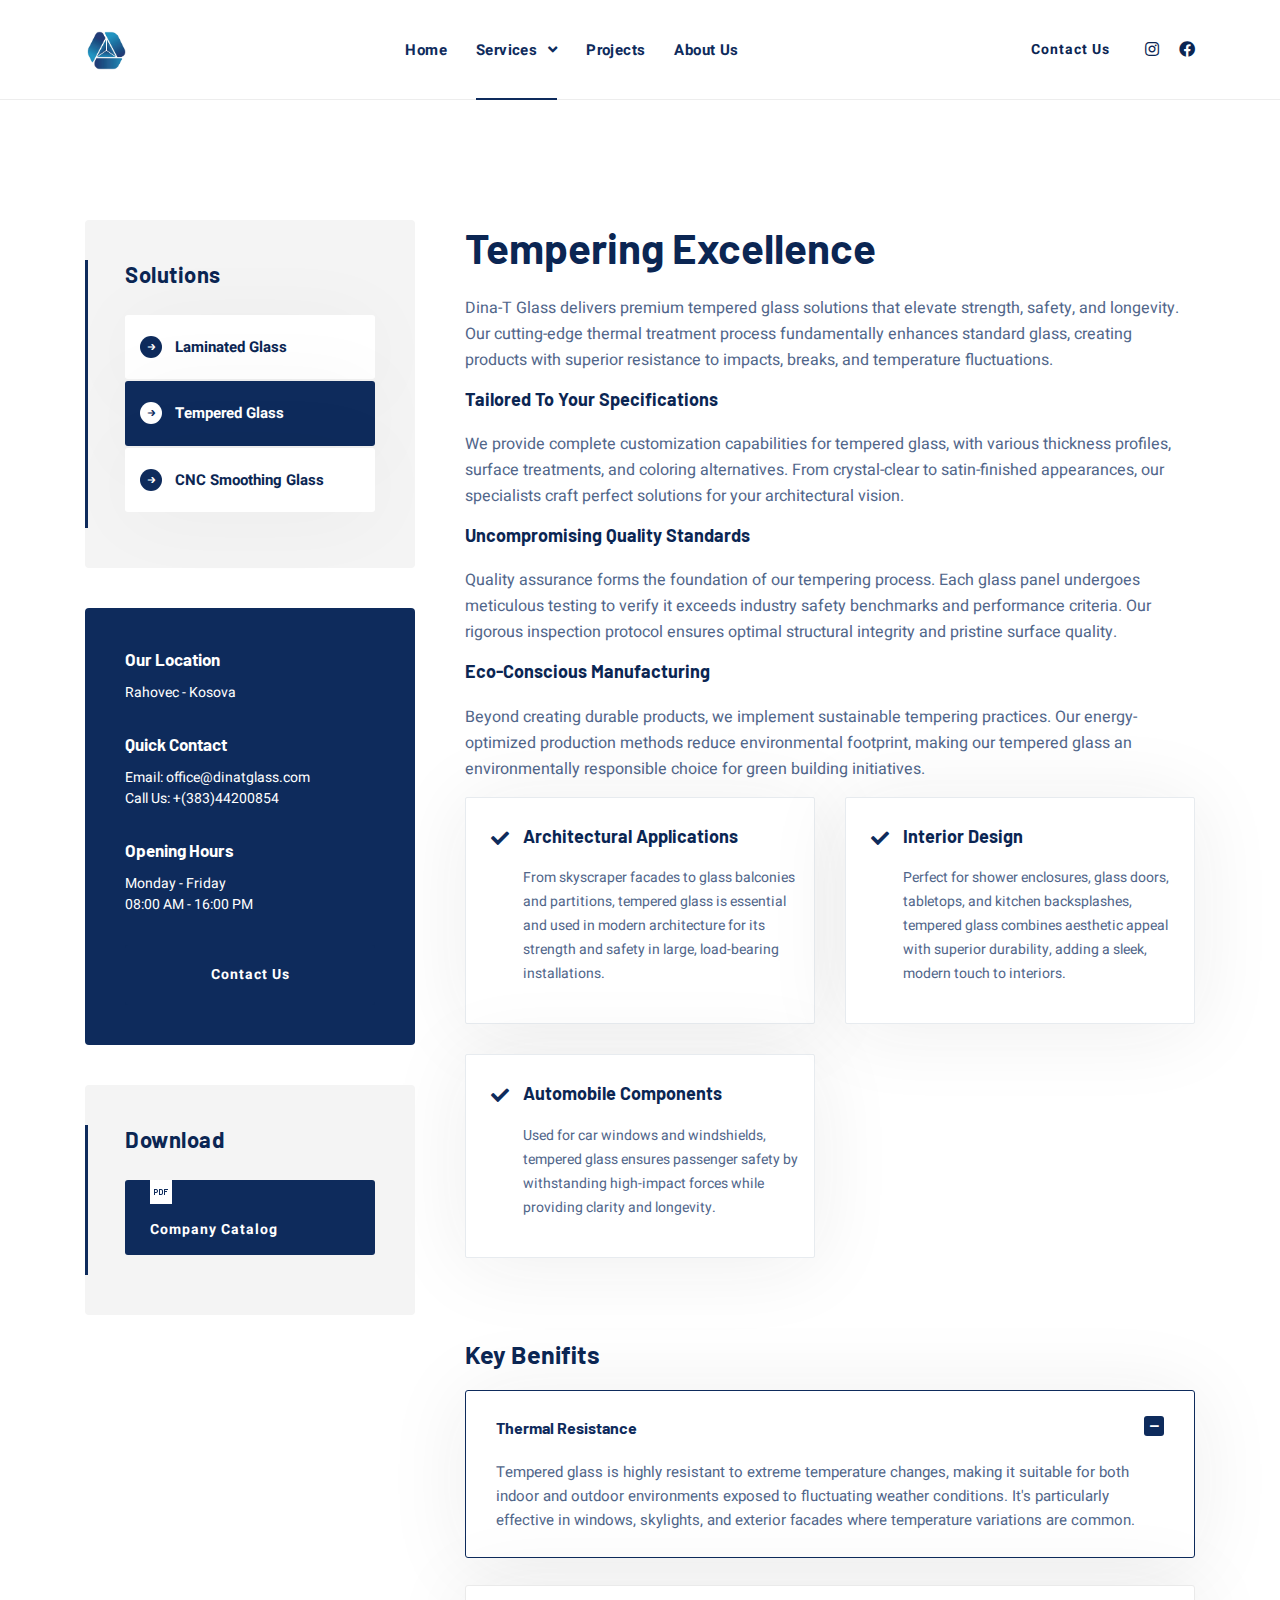
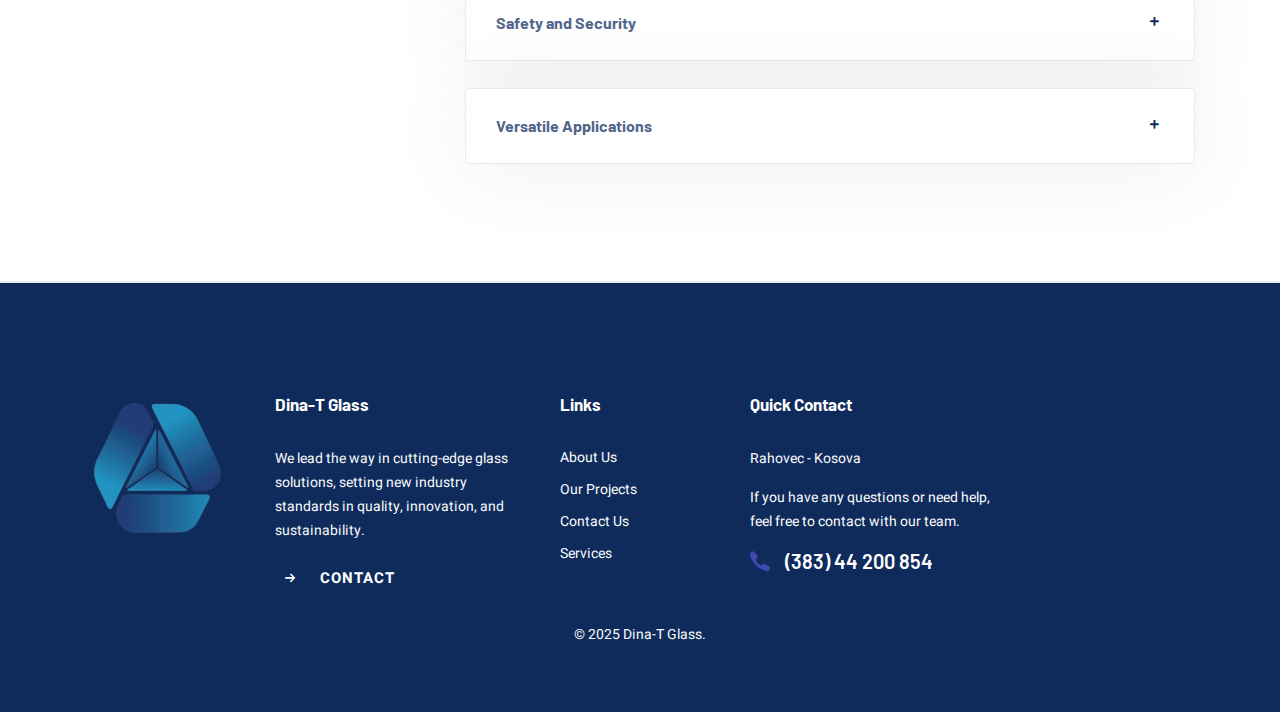
<file: tempered-glass.html>
<!DOCTYPE html>
<html lang="en">
  <head>
    <meta charset="UTF-8" />
    <meta name="viewport" content="width=device-width, initial-scale=1.0" />
    <meta http-equiv="X-UA-Compatible" content="ie=edge" />
    <meta name="description" content="Dina-T Glass - Premium glass solutions for windows, doors, railings, stairs & offices. Custom tempered, laminated & CNC-smoothed glass for safety, design & durability.">
    <meta name="keywords" content="Dina-T Glass, glass manufacturer, tempered glass, glass railings, glass stairs, office glass partitions, custom windows, glass doors, safety glass, CNC glass smoothing, Rahovec, Kosova, Gjakova, Prishtina">
    <link href="assets/images/logo/logo.png" rel="icon" />
    <title>Dina-T Glass | Tempered Glass</title>
    <link
      rel="stylesheet"
      href="https://fonts.googleapis.com/css?family=Barlow:400,500,600,700%7cHeebo:400,500,700&display=swap"
    />
    <link
      rel="stylesheet"
      href="https://use.fontawesome.com/releases/v5.1.1/css/all.css"
    />
    <link rel="stylesheet" href="assets/css/libraries.css" />
    <link rel="stylesheet" href="assets/css/style.css" />
  </head>

  <body>
    <div class="wrapper">
      <div class="preloader">
        <div class="loading">
          <span></span><span></span><span></span><span></span><span></span
          ><span></span><span></span><span></span>
        </div>
      </div>
      <!-- /.preloader -->

      <!-- =========================
        Header
    =========================== -->
      <header class="header header header-layout3">
        <nav class="navbar navbar-expand-lg sticky-navbar">
          <div class="container">
            <a class="navbar-brand" href="index.html">
              <img
                src="assets/images/logo/logo.png"
                class="logo-light"
                alt="logo"
              />
              <img
                src="assets/images/logo/logo.png"
                class="logo-dark"
                alt="logo"
              />
            </a>
            <button class="navbar-toggler" type="button">
              <span class="menu-lines"><span></span></span>
            </button>
            <div class="collapse navbar-collapse" id="mainNavigation">
              <ul class="navbar-nav mx-auto">
                <li class="nav__item">
                  <a href="index.html" class="nav__item-link">Home</a>
                </li>
                <!-- /.nav-item -->

                <li class="nav__item with-dropdown">
                  <a data-toggle="dropdown" class="dropdown-toggle nav__item-link active">Services</a>
                  <i
                    data-toggle="dropdown"
                    class="fa fa-angle-down d-block d-lg-none"
                  ></i>
                  <ul class="dropdown-menu">
                    <li class="nav__item">
                      <a href="standard-glass.html" class="nav__item-link"
                        >Products</a
                      >
                    </li>
                    <!-- /.nav-item -->
                    <li class="nav__item">
                      <a href="laminated-glass.html" class="nav__item-link"
                        >Solutions</a
                      >
                    </li>
                    <!-- /.nav-item -->
                  </ul>
                  <!-- /.dropdown-menu -->
                </li>
                <!-- /.nav-item -->
                <li class="nav__item">
                  <a href="projects-grid.html" class="nav__item-link"
                    >Projects</a
                  >
                </li>
                <!-- /.nav-item -->
                <li class="nav__item">
                  <a href="about-us.html" class="nav__item-link">About Us</a>
                </li>
                <!-- /.nav-item -->
              </ul>
              <!-- /.navbar-nav -->
            </div>
            <!-- /.navbar-collapse -->
            <ul
              class="header-actions__list list-unstyled d-flex align-items-center mb-0"
            >
              <li>
                <a href="contact-us.html" class="btn btn__white header__btn__sm"
                  >Contact Us</a
                >
              </li>
              <li>
                <ul class="social__icons list-unstyled justify-content-end mb-0 ml-20">
                <li><a target="_blank" href="https://www.instagram.com/dina_tglass/"><i class="fab fa-instagram"></i></a></li>
                <li><a target="_blank" href="https://www.facebook.com/p/Dina-Glass-100049451324087/?checkpoint_src=any"><i class="fab fa-facebook"></i></a></li>
              </ul>
              </li>
            </ul>
            <!-- /.actions__list -->
          </div>
          <!-- /.container -->
        </nav>
        <!-- /.navabr -->
      </header>
      <!-- /.Header -->

      <!-- ======================
      Text Content Section
    ========================= -->
      <section class="text-content-section pb-90">
        <div class="container">
          <div class="row">
            <div class="col-sm-12 col-md-12 col-lg-4">
              <aside class="sidebar mb-30">
                <div class="widget widget-categories">
                  <h5 class="widget__title">Solutions</h5>
                  <div class="widget-content">
                    <ul class="list-unstyled">
                      <li>
                        <a href="laminated-glass.html">Laminated Glass</a>
                      </li>
                      <li>
                        <a href="tempered-glass.html" class="active"
                          >Tempered Glass</a
                        >
                      </li>
                      <li><a href="cnc-glass.html">CNC Smoothing Glass</a></li>
                    </ul>
                  </div>
                  <!-- /.widget-content -->
                </div>
                <!-- /.widget-categories -->
                <div class="widget widget-contact bg-secondary">
                  <div class="widget-body">
                    <div class="widget-contact__info">
                      <h5 class="widget-contact__title">Our Location</h5>
                      <ul class="widget-contact__list list-unstyled">
                        <li>Rahovec - Kosova</li>
                      </ul>
                    </div>
                    <!-- /.widget-contact__info -->
                    <div class="widget-contact__info">
                      <h5 class="widget-contact__title">Quick Contact</h5>
                      <ul class="widget-contact__list list-unstyled">
                        <li>
                          <a href="mailto:office@dinatglass.com"></a>Email:
                          office@dinatglass.com
                        </li>
                        <li><a href="tel:38344200854"></a>Call Us: +(383)44200854</li>
                      </ul>
                    </div>
                    <!-- /.widget-contact__info -->
                    <div class="widget-contact__info">
                      <h5 class="widget-contact__title">Opening Hours</h5>
                      <ul class="widget-contact__list list-unstyled">
                        <li>Monday - Friday</li>
                        <li>08:00 AM - 16:00 PM</li>
                      </ul>
                    </div>
                    <!-- /.widget-contact__info -->
                    <a href="contact-us.html" class="btn btn__primary btn__block"
                      >Contact Us</a
                    >
                  </div>
                  <!-- /.widget-content -->
                </div>
                <!-- /.widget-contact -->
                <div class="widget widget-download">
                  <h5 class="widget__title">Download</h5>
                  <div class="widget-body">
                    <a href="assets/pdfs/Katallogu.pdf" download class="btn btn__secondary btn__block mb-20">
                      <span>Company Catalog</span>
                      <img src="assets/images/icons/pdf.png" alt="pdf" />
                    </a>
                  </div>
                  <!-- /.widget-content -->
                </div>
                <!-- /.widget-download -->
              </aside>
              <!-- /.sidebar -->
            </div>
            <!-- /.col-lg-4 -->
            <div class="col-sm-12 col-md-12 col-lg-8">
              <h2>Tempering Excellence</h2>

              <p>
                Dina-T Glass delivers premium tempered glass solutions that
                elevate strength, safety, and longevity. Our cutting-edge
                thermal treatment process fundamentally enhances standard glass,
                creating products with superior resistance to impacts, breaks,
                and temperature fluctuations.
              </p>

              <h6>Tailored to Your Specifications</h6>
              <p>
                We provide complete customization capabilities for tempered
                glass, with various thickness profiles, surface treatments, and
                coloring alternatives. From crystal-clear to satin-finished
                appearances, our specialists craft perfect solutions for your
                architectural vision.
              </p>

              <h6>Uncompromising Quality Standards</h6>
              <p>
                Quality assurance forms the foundation of our tempering process.
                Each glass panel undergoes meticulous testing to verify it
                exceeds industry safety benchmarks and performance criteria. Our
                rigorous inspection protocol ensures optimal structural
                integrity and pristine surface quality.
              </p>

              <h6>Eco-Conscious Manufacturing</h6>
              <p>
                Beyond creating durable products, we implement sustainable
                tempering practices. Our energy-optimized production methods
                reduce environmental footprint, making our tempered glass an
                environmentally responsible choice for green building
                initiatives.
              </p>
              <div class="row">
                <div class="col-sm-12 col-md-12 col-lg-12">
                  <div class="features-list mb-30">
                    <div class="row">
                      <div class="col-sm-12 col-md-12 col-lg-6">
                        <div class="feature-list-item">
                          <div class="feature-item__content">
                            <h4 class="feature-item__title">
                              Architectural Applications
                            </h4>
                            <p class="feature-item__desc">
                              From skyscraper facades to glass balconies and
                              partitions, tempered glass is essential and used
                              in modern architecture for its strength and safety
                              in large, load-bearing installations.
                            </p>
                          </div>
                          <!-- /.feature-content -->
                        </div>
                        <!-- /.feature-item -->

                        <div class="feature-list-item">
                          <div class="feature-item__content">
                            <h4 class="feature-item__title">
                              Automobile Components
                            </h4>
                            <p class="feature-item__desc">
                              Used for car windows and windshields, tempered
                              glass ensures passenger safety by withstanding
                              high-impact forces while providing clarity and
                              longevity.
                            </p>
                          </div>
                          <!-- /.feature-content -->
                        </div>
                        <!-- /.feature-item -->
                      </div>
                      <!-- /.col-lg-6 -->
                      <div class="col-sm-12 col-md-12 col-lg-6">
                        <div class="feature-list-item">
                          <div class="feature-item__content">
                            <h4 class="feature-item__title">Interior Design</h4>
                            <p class="feature-item__desc">
                              Perfect for shower enclosures, glass doors,
                              tabletops, and kitchen backsplashes, tempered
                              glass combines aesthetic appeal with superior
                              durability, adding a sleek, modern touch to
                              interiors.
                            </p>
                          </div>
                          <!-- /.feature-content -->
                        </div>
                        <!-- /.feature-item -->
                      </div>
                      <!-- /.col-lg-6 -->
                    </div>
                    <!-- /.row -->
                  </div>
                  <!-- /.features-list -->
                </div>
                <!-- /.col-lg-12 -->
              </div>
              <h5 class="fz-25 mt-20">Key Benifits</h5>
              <div id="accordion">
                <div class="accordion-item opened">
                  <div
                    class="accordion-item__header"
                    data-toggle="collapse"
                    data-target="#collapse1"
                  >
                    <a class="accordion-item__title">Thermal Resistance</a>
                  </div>
                  <!-- /.accordion-item-header -->
                  <div
                    id="collapse1"
                    class="collapse show"
                    data-parent="#accordion"
                  >
                    <div class="accordion-item__body">
                      <p>
                        Tempered glass is highly resistant to extreme
                        temperature changes, making it suitable for both indoor
                        and outdoor environments exposed to fluctuating weather
                        conditions. It's particularly effective in windows,
                        skylights, and exterior facades where temperature
                        variations are common.
                      </p>
                    </div>
                    <!-- /.accordion-item-body -->
                  </div>
                </div>
                <!-- /.accordion-item -->
                <div class="accordion-item">
                  <div
                    class="accordion-item__header"
                    data-toggle="collapse"
                    data-target="#collapse2"
                  >
                    <a class="accordion-item__title">Safety and Security</a>
                  </div>
                  <!-- /.accordion-item-header -->
                  <div id="collapse2" class="collapse" data-parent="#accordion">
                    <div class="accordion-item__body">
                      <p>
                        Tempered glass offers heightened security in areas where
                        breakage is a concern. It’s not only more difficult to
                        break, but if it does, it fractures into small, rounded
                        pieces, minimizing the danger of injury. This makes it
                        ideal for public spaces, homes, and commercial
                        buildings.
                      </p>
                    </div>
                    <!-- /.accordion-item-body -->
                  </div>
                </div>
                <!-- /.accordion-item -->
                <div class="accordion-item">
                  <div
                    class="accordion-item__header"
                    data-toggle="collapse"
                    data-target="#collapse3"
                  >
                    <a class="accordion-item__title">Versatile Applications</a>
                  </div>
                  <!-- /.accordion-item-header -->
                  <div id="collapse3" class="collapse" data-parent="#accordion">
                    <div class="accordion-item__body">
                      <p>
                        Our tempered glass solutions are versatile enough to
                        meet the demands of various industries, from
                        construction and automotive to interior design and
                        retail.
                      </p>
                    </div>
                    <!-- /.accordion-item-body -->
                  </div>
                </div>
                <!-- /.accordion-item -->
              </div>
              <!-- /.accordion -->
            </div>
            <!-- /.col-lg-8 -->
          </div>
          <!-- /.row -->
        </div>
        <!-- /.container -->
      </section>
      <!-- /.Text Content Section -->

      <!-- ========================
      Footer
    ========================== -->
      <footer class="footer">
        <div class="footer-primary bg-primary">
          <div class="container">
            <div class="row">
              <div
                class="col-sm-2 col-md-2 col-lg-2 col-xl-2 footer-widget footer-widget__newsletter"
              >
                <img src="assets/images/logo/logo.png" alt="logo" class="mr-20" style="width: 150px; height: 150px;">
              </div>
              <!-- /.col-xl-4 -->

              <div class="col-sm-3 col-md-6 col-lg-3 col-xl-3 footer-widget">
                <h6 class="footer-widget__title">Dina-T Glass</h6>
                <div class="footer-widget__content">
                  <p class="mb-20">
                    We lead the way in cutting-edge glass solutions, setting new
                    industry standards in quality, innovation, and
                    sustainability.
                  </p>
                  <a
                    href="contact-us.html"
                    class="btn btn__primary btn__link btn__icon"
                  >
                    <i class="icon-arrow-right1"></i><span>CONTACT</span>
                  </a>
                </div>
                <!-- /.footer-widget__content -->
              </div>
              <!-- /.col-xl-2 -->
              <div
                class="col-sm-6 col-md-6 col-lg-2 col-xl-2 footer-widget footer-widget-nav"
              >
                <h6 class="footer-widget__title">Links</h6>
                <div class="footer-widget__content">
                  <nav>
                    <ul class="list-unstyled">
                      <li><a href="about-us.html">About Us</a></li>
                      <li><a href="projects-grid.html">Our Projects</a></li>
                      <li><a href="contact-us.html">Contact Us</a></li>
                      <li><a href="standard-glass.html">Services</a></li>
                    </ul>
                  </nav>
                </div>
                <!-- /.footer-widget__content -->
              </div>
              <!-- /.col-xl-2 -->
              <div class="col-sm-12 col-md-6 col-lg-3 col-xl-3 footer-widget">
                <h6 class="footer-widget__title">Quick Contact</h6>
                <div class="footer-widget__content">
                  <p>Rahovec - Kosova</p>
                  <p>
                    If you have any questions or need help, feel free to contact
                    with our team.
                  </p>
                  <p class="footer-contact__phone d-flex align-items-center">
                    <i class="icon-phone1"></i>
                    <a href="tel:0025565454117">(383) 44 200 854</a>
                  </p>
                </div>
                <!-- /.footer-widget__content -->
              </div>
              <!-- /.col-xl-4 -->
            </div>
            <!-- /.row -->
            <p class="mb-0" style="text-align: center">
              &copy; 2025 Dina-T Glass.
            </p>
          </div>
          <!-- /.container -->
        </div>
        <!-- /.footer-primary -->
      </footer>
      <!-- /.Footer -->
      <button id="scrollTopBtn">
        <i class="fas fa-long-arrow-alt-up"></i>
      </button>
    </div>
    <!-- /.wrapper -->

    <script src="assets/js/jquery-3.5.1.min.js"></script>
    <script src="assets/js/plugins.js"></script>
    <script src="assets/js/main.js"></script>
  </body>
</html>
</file>
<file: assets/css/style.css>
/*---------------------------
      Table of Contents
    -------------------------
    
    01- Global Styles
    02- Helper Classes
    03- Background & Colors
    04- Typography
    05- page title 
    06- Buttons
    07- Forms
    08- Tabs
    09- Icons
    10- Breadcrumb
    11- Pagination
    12- Lists
    13- Animations
    14- Header & Navbar 
    15- Accordions
    16- Banners
    17- Footer
    18- Call to Action
    19- Carousel
    20- Slider
    21- Video
    22- Features
    23- Fancybox
    24- portfolio
    25- Team
    26- Testimonials
    27- Clients
    28- Blog
    29- Contact
    30- Pricing
    31- Counters
    32- Sidebar
    33- About
    34- Banners
    35- Careers
    36- Services
    37- Work Process
    
----------------------------*/
/*-------------------------- 
      Global Styles
---------------------------*/
body {
  -webkit-font-smoothing: antialiased;
  -moz-osx-font-smoothing: grayscale;
  background-color: #ffffff;
  font-family: "Heebo", sans-serif;
  font-size: 16px;
  color: #51668a;
  overflow-x: hidden;
}

::-moz-selection {
  background-color: #0e2b5c;
  color: #ffffff;
}

::selection {
  background-color: #0e2b5c;
  color: #ffffff;
}

a {
  color: #0e2b5c;
  -webkit-transition: color 0.3s ease;
  transition: color 0.3s ease;
}

a:hover {
  color: #0e2b5c;
  text-decoration: none;
}

section {
  position: relative;
  padding-top: 120px;
  padding-bottom: 120px;
}

img {
  max-width: 100%;
}

/*-------------------------
     RESET Default Styles
 --------------------------*/
* {
  outline: none;
}

button {
  border: none;
  padding: 0;
}

button,
button:focus,
.form-control,
.form-control:focus {
  outline: none;
  background-color: transparent;
  -webkit-box-shadow: none;
  -ms-box-shadow: none;
  -o-box-shadow: none;
  box-shadow: none;
}

textarea {
  resize: none;
}

select {
  background-color: transparent;
}

@media (min-width: 768px) and (max-width: 1200px) {
  .container {
    max-width: 100%;
  }
}

@media (min-width: 320px) and (max-width: 767px) {
  html,
  body {
    overflow-x: hidden;
  }
}

/*----------------------------
      Helper Classes
----------------------------*/
.col-padding-0 > .row {
  margin: 0;
}

.col-padding-0,
.col-padding-0 > .row > [class*="col-"] {
  padding: 0;
}

.inner-padding {
  padding: 65px;
}

.vertical-align-center {
  position: relative;
  top: 50%;
  -webkit-transform: translateY(-50%);
  transform: translateY(-50%);
}

.box-shadow-none {
  -webkit-box-shadow: none !important;
          box-shadow: none !important;
}

.background-banner {
  min-height: 500px;
}

.width-auto {
  width: auto !important;
}

.fz-13 {
  font-size: 13px !important;
}

.fz-14 {
  font-size: 14px !important;
}

.fz-25 {
  font-size: 25px !important;
}

.font-secondary {
  font-family: "Heebo", sans-serif;
}

.lh-1 {
  line-height: 1 !important;
}

.vh-100 {
  height: 100vh !important;
}

.list-inline > li {
  display: inline-block;
}

.align-v {
  display: -webkit-box !important;
  display: -ms-flexbox !important;
  display: flex !important;
  -webkit-box-align: center !important;
      -ms-flex-align: center !important;
          align-items: center !important;
}

.align-v-h {
  display: -webkit-box !important;
  display: -ms-flexbox !important;
  display: flex !important;
  -webkit-box-pack: center !important;
      -ms-flex-pack: center !important;
          justify-content: center !important;
  -webkit-box-align: center !important;
      -ms-flex-align: center !important;
          align-items: center !important;
}

.border-top {
  border-top: 1px solid #eaeaea !important;
}

.border-bottom {
  border-bottom: 1px solid #eaeaea !important;
}

.z-index-2 {
  z-index: 2;
}

.mt--80 {
  margin-top: -80px;
}

.mt--90 {
  margin-top: -90px;
}

.mt--100 {
  margin-top: -80px;
}

.mt--120 {
  margin-top: -120px;
}

.mt--130 {
  margin-top: -130px;
}

.mt--140 {
  margin-top: -140px;
}

.mt--200 {
  margin-top: -200px;
}

.mt--210 {
  margin-top: -210px;
}

/*  margin Top */
.mt-0 {
  margin-top: 0 !important;
}

.mt-5 {
  margin-top: 5px !important;
}

.mt-10 {
  margin-top: 10px !important;
}

.mt-20 {
  margin-top: 20px !important;
}

.mt-30 {
  margin-top: 30px !important;
}

.mt-40 {
  margin-top: 40px !important;
}

.mt-50 {
  margin-top: 50px !important;
}

.mt-60 {
  margin-top: 60px !important;
}

.mt-70 {
  margin-top: 70px !important;
}

.mt-80 {
  margin-top: 80px !important;
}

.mt-90 {
  margin-top: 90px !important;
}

.mt-100 {
  margin-top: 100px !important;
}

.mt-120 {
  margin-top: 120px !important;
}

/* Margin Bottom */
.mb-0 {
  margin-bottom: 0 !important;
}

.mb-5 {
  margin-bottom: 5px !important;
}

.mb-10 {
  margin-bottom: 10px !important;
}

.mb-20 {
  margin-bottom: 20px !important;
}

.mb-25 {
  margin-bottom: 25px !important;
}

.mb-30 {
  margin-bottom: 30px !important;
}

.mb-40 {
  margin-bottom: 40px !important;
}

.mb-45 {
  margin-bottom: 45px !important;
}

.mb-50 {
  margin-bottom: 50px !important;
}

.mb-60 {
  margin-bottom: 60px !important;
}

.mb-70 {
  margin-bottom: 70px !important;
}

.mb-80 {
  margin-bottom: 80px !important;
}

.mb-90 {
  margin-bottom: 90px !important;
}

.mb-100 {
  margin-bottom: 100px !important;
}

.mt--100 {
  margin-top: -100px;
}

/* Margin Right */
.mr-0 {
  margin-right: 0 !important;
}

.mr-20 {
  margin-right: 20px !important;
}

.mr-30 {
  margin-right: 30px !important;
}

.mr-40 {
  margin-right: 40px !important;
}

.mr-50 {
  margin-right: 50px !important;
}

/* Margin Left */
.ml-0 {
  margin-left: 0 !important;
}

.ml-20 {
  margin-left: 20px !important;
}

.ml-30 {
  margin-left: 30px !important;
}

.ml-40 {
  margin-left: 40px !important;
}

.ml-50 {
  margin-left: 50px !important;
}

/* padding Top */
.pb-10 {
  padding-top: 10px !important;
}

.pt-20 {
  padding-top: 20px !important;
}

.pt-30 {
  padding-top: 30px !important;
}

.pt-40 {
  padding-top: 40px !important;
}

.pt-50 {
  padding-top: 50px !important;
}

.pt-60 {
  padding-top: 60px !important;
}

.pt-70 {
  padding-top: 70px !important;
}

.pt-80 {
  padding-top: 80px !important;
}

.pt-90 {
  padding-top: 90px !important;
}

.pt-100 {
  padding-top: 100px !important;
}

.pt-110 {
  padding-top: 110px !important;
}

.pt-120 {
  padding-top: 120px !important;
}

.pt-130 {
  padding-top: 130px !important;
}

.pt-140 {
  padding-top: 140px !important;
}

.pt-150 {
  padding-top: 150px !important;
}

.pt-170 {
  padding-top: 170px !important;
}

/*  Padding Bottom */
.pb-10 {
  padding-bottom: 10px !important;
}

.pb-20 {
  padding-bottom: 20px !important;
}

.pb-30 {
  padding-bottom: 30px !important;
}

.pb-40 {
  padding-bottom: 40px !important;
}

.pb-50 {
  padding-bottom: 50px !important;
}

.pb-60 {
  padding-bottom: 60px !important;
}

.pb-70 {
  padding-bottom: 70px !important;
}

.pb-80 {
  padding-bottom: 80px !important;
}

.pb-90 {
  padding-bottom: 90px !important;
}

.pb-100 {
  padding-bottom: 100px !important;
}

.pb-110 {
  padding-bottom: 110px !important;
}

.pb-120 {
  padding-bottom: 120px !important;
}

.pb-130 {
  padding-bottom: 130px !important;
}

.pb-140 {
  padding-bottom: 140px !important;
}

.pb-150 {
  padding-bottom: 150px !important;
}

.pb-170 {
  padding-bottom: 170px !important;
}

.pb-120 {
  padding-bottom: 120px !important;
}

/* padding Right */
.pr-0 {
  padding-right: 0 !important;
}

.pr-15 {
  padding-right: 15px !important;
}

.pr-20 {
  padding-right: 20px !important;
}

.pr-30 {
  padding-right: 30px !important;
}

.pr-50 {
  padding-right: 50px !important;
}

.pr-60 {
  padding-right: 60px !important;
}

.pr-70 {
  padding-right: 70px !important;
}

.pr-100 {
  padding-right: 100px !important;
}

/* padding Left */
.pl-0 {
  padding-left: 0 !important;
}

.pl-15 {
  padding-left: 15px !important;
}

.pl-20 {
  padding-left: 20px !important;
}

.pl-30 {
  padding-left: 30px !important;
}

.pl-50 {
  padding-left: 50px !important;
}

.pl-60 {
  padding-left: 60px !important;
}

.pl-70 {
  padding-left: 70px !important;
}

.pl-100 {
  padding-left: 100px !important;
}

@media (max-width: 1200px) {
  .inner-padding {
    padding: 30px !important;
  }
}

@media (max-width: 992px) {
  .mt-30 {
    margin-top: 20px !important;
  }
  .mt-40 {
    margin-top: 20px !important;
  }
  .mt-50 {
    margin-top: 25px !important;
  }
  .mt-60 {
    margin-top: 30px !important;
  }
  .mt-70 {
    margin-top: 35px !important;
  }
  .mt-80 {
    margin-top: 40px !important;
  }
  .mt-90 {
    margin-top: 45px !important;
  }
  .mt-100 {
    margin-top: 50px !important;
  }
  .mb-30 {
    margin-bottom: 15px !important;
  }
  .mb-40 {
    margin-bottom: 20px !important;
  }
  .mb-50 {
    margin-bottom: 25px !important;
  }
  .mb-60 {
    margin-bottom: 30px !important;
  }
  .mb-70 {
    margin-bottom: 35px !important;
  }
  .mb-80 {
    margin-bottom: 40px !important;
  }
  .mb-90 {
    margin-bottom: 45px !important;
  }
  .mb-100 {
    margin-bottom: 50px !important;
  }
  /* Margin Right */
  .mr-30 {
    margin-right: 15px !important;
  }
  .mr-40 {
    margin-right: 20px !important;
  }
  .mr-50 {
    margin-right: 25px !important;
  }
  /* Margin Left */
  .ml-30 {
    margin-left: 15px !important;
  }
  .ml-40 {
    margin-left: 20px !important;
  }
  .ml-50 {
    margin-left: 25px !important;
  }
  /* padding Top */
  .pt-30 {
    padding-top: 15px !important;
  }
  .pt-40 {
    padding-top: 20px !important;
  }
  .pt-50 {
    padding-top: 25px !important;
  }
  .pt-60 {
    padding-top: 30px !important;
  }
  .pt-70 {
    padding-top: 35px !important;
  }
  .pt-80 {
    padding-top: 40px !important;
  }
  .pt-90 {
    padding-top: 45px !important;
  }
  .pt-100 {
    padding-top: 50px !important;
  }
  .pt-110 {
    padding-top: 55px !important;
  }
  .pt-120 {
    padding-top: 60px !important;
  }
  .pt-130 {
    padding-top: 70px !important;
  }
  .pt-140 {
    padding-top: 70px !important;
  }
  .pt-150 {
    padding-top: 75px !important;
  }
  .pt-160 {
    padding-top: 80px !important;
  }
  .pt-170 {
    padding-top: 85px !important;
  }
  /*  Padding Bottom */
  .pb-30 {
    padding-bottom: 15px !important;
  }
  .pb-40 {
    padding-bottom: 20px !important;
  }
  .pb-50 {
    padding-bottom: 25px !important;
  }
  .pb-60 {
    padding-bottom: 30px !important;
  }
  .pb-70 {
    padding-bottom: 35px !important;
  }
  .pb-80 {
    padding-bottom: 40px !important;
  }
  .pb-90 {
    padding-bottom: 45px !important;
  }
  .pb-100 {
    padding-bottom: 50px !important;
  }
  .pb-110 {
    padding-bottom: 55px !important;
  }
  .pb-120 {
    padding-bottom: 60px !important;
  }
  .pb-130 {
    padding-bottom: 65px !important;
  }
  .pb-140 {
    padding-bottom: 70px !important;
  }
  .pb-150 {
    padding-bottom: 75px !important;
  }
  .pb-160 {
    padding-bottom: 80px !important;
  }
  .pb-170 {
    padding-bottom: 85px !important;
  }
}

/* Medium Devices */
@media (min-width: 768px) and (max-width: 991px) {
  section {
    padding-top: 60px;
    padding-bottom: 60px;
  }
}

/* Mobile Phones and tablets */
@media (min-width: 320px) and (max-width: 767px) {
  section {
    padding-top: 50px;
    padding-bottom: 50px;
  }
  .inner-padding {
    padding: 20px !important;
  }
  .text-center-xs-sm {
    text-align: center !important;
  }
  .mt-0-xs-sm {
    margin-top: 0 !important;
  }
}

/*-------------------------
   Background & Colors
--------------------------*/
/* Colors */
.color-white {
  color: #ffffff !important;
}

.color-gray {
  color: #f9f9f9 !important;
}

.color-dark {
  color: #222222 !important;
}

.color-primary {
  color: #0e2b5c !important;
}

.color-secondary {
  color: #0e2b5c !important;
}

.color-heading {
  color: #0b2653 !important;
}

.color-body {
  color: #51668a !important;
}

/* backgrounds */
.bg-white {
  background-color: #ffffff !important;
}

.bg-gray {
  background-color: #f9f9f9 !important;
}

.bg-dark {
  background-color: #222222 !important;
}

.bg-heading {
  background-color: #0b2653 !important;
}

.bg-primary {
  background-color: #0e2b5c !important;
}

.bg-secondary {
  background-color: #0e2b5c !important;
}

.bg-img {
  position: relative;
  z-index: 100;
}

.background-size-auto {
  background-size: auto !important;
}

.bg-parallax {
  background-attachment: fixed;
}

.bg-overlay:before {
  content: '';
  position: absolute;
  top: 0;
  right: 0;
  bottom: 0;
  left: 0;
  width: 100%;
  height: 100%;
  z-index: -1;
  background-color: rgba(27, 26, 26, 0.35);
}

.bg-overlay-2:before {
  background-color: rgba(27, 26, 26, 0.15);
}

.bg-overlay-3:before {
  background-color: rgba(27, 26, 26, 0.05);
}

.bg-overlay-gradient:before {
  background-color: transparent;
  background: -webkit-gradient(linear, left top, left bottom, from(rgba(4, 17, 39, 0.6)), to(rgba(4, 17, 39, 0.9)));
  background: linear-gradient(180deg, rgba(4, 17, 39, 0.6) 0%, rgba(4, 17, 39, 0.9) 100%);
}

.bg-overlay-primary:before {
  background-color: rgba(14, 43, 92, 0.85);
}

/*-------------------------
   Typography
--------------------------*/
h1,
h2,
h3,
h4,
h5,
h6 {
  color: #0b2653;
  font-family: "Barlow", sans-serif;
  text-transform: capitalize;
  font-weight: 700;
  line-height: 1.3;
  margin-bottom: 20px;
}

p {
  font-size: 16px;
  line-height: 26px;
  margin-bottom: 15px;
}

h1 {
  font-size: 52px;
}

h2 {
  font-size: 42px;
}

h3 {
  font-size: 38px;
}

h4 {
  font-size: 32px;
}

h5 {
  font-size: 24px;
}

h6 {
  font-size: 18px;
}

.heading__subtitle {
  position: relative;
  font-size: 15px;
  font-weight: 700;
  color: #0e2b5c;
  display: block;
  margin-bottom: 18px;
}

.heading__title {
  position: relative;
  font-size: 34px;
  margin-bottom: 20px;
}

.heading__desc {
  font-size: 16px;
  line-height: 27px;
  margin-bottom: 0;
}

.heading-layout2 .heading__title {
  font-size: 40px;
}

.heading-layout3 .heading__title {
  font-size: 50px;
}

.heading-light .heading__subtitle {
  color: #f9f9f9;
}

.heading-light .heading__subtitle:after {
  background-color: #ffffff;
}

.heading-light .heading__title,
.heading-light .heading__desc {
  color: #ffffff;
}

.text__block-title {
  font-size: 25px;
  margin-bottom: 17px;
}

.text__block-desc {
  font-size: 16px;
  line-height: 26px;
}

.text__link {
  font-size: 14px;
  font-weight: 700;
}

.text__link a {
  color: #0b2653;
  border-bottom: 2px solid #0e2b5c;
  padding-bottom: 2px;
}

.text__link a.color-secondary {
  border-bottom-color: #0e2b5c;
}

.text__link:hover a {
  color: #0e2b5c;
}

@media (max-width: 992px) {
  .heading__title {
    font-size: 30px;
  }
}

/* Mobile Phones and tablets */
@media (min-width: 320px) and (max-width: 767px) {
  .heading__title {
    font-size: 21px;
    margin-bottom: 10px;
  }
  .heading__subtitle,
  .text__link {
    font-size: 13px;
  }
  .heading__desc {
    font-size: 13px;
    line-height: 23px;
  }
  .heading-layout2 .heading__title {
    font-size: 24px;
  }
  .heading-layout3 .heading__title {
    font-size: 26px;
  }
  .text__block-desc {
    font-size: 14px;
    line-height: 24px;
    margin-bottom: 10px;
  }
}

/*-------------------------
    page title 
-------------------------*/
.header-transparent + .page-title {
  margin-top: -100px;
}

.pagetitle__subheading {
  font-size: 15px;
  font-weight: 700;
  color: #f9f9f9;
  display: block;
  margin-bottom: 12px;
}

.pagetitle__heading {
  font-size: 50px;
  color: #ffffff;
  margin-bottom: 30px;
}

.pagetitle__desc {
  font-size: 17px;
  font-weight: 700;
  line-height: 1.4;
  color: #f9f9f9;
  margin-bottom: 30px;
}

.page-title {
  padding-top: 120px;
  padding-bottom: 120px;
}

.page-title .breadcrumb-item + .breadcrumb-item::before {
  color: #ffffff;
}

.page-title .breadcrumb-item.active {
  color: #f9f9f9;
}

.page-title .breadcrumb-item a {
  position: relative;
  color: #ffffff;
}

.page-title .breadcrumb-item a:hover {
  color: #0e2b5c;
}

.page-title-layout2 .pagetitle__heading {
  font-size: 40px;
}

.page-title-layout4 {
  padding-top: 140px;
  padding-bottom: 410px;
}

.page-title-layout5 {
  padding-top: 140px;
  padding-bottom: 140px;
}

.page-title-layout6 .pagetitle__heading {
  font-size: 40px;
}

.page-title-layout6 .pagetitle__desc {
  max-width: 570px;
}

.page-title-layout6 .btn {
  padding: 0 30px;
}

.page-title-layout7 {
  padding-top: 190px;
  padding-bottom: 190px;
}

.page-title-layout8 {
  padding-top: 165px;
  padding-bottom: 25px;
}

.page-title-layout8 .pagetitle__heading {
  font-size: 60px;
  margin-bottom: 120px;
}

.page-title-layout9 {
  padding-top: 40px;
  padding-bottom: 20px;
}

.page-title-layout9 .breadcrumb-item a,
.page-title-layout9 .breadcrumb-item + .breadcrumb-item:before {
  color: #0e2b5c;
}

.page-title-layout9 .breadcrumb-item.active {
  color: #51668a;
}

@media (max-width: 992px) {
  .pagetitle__heading {
    font-size: 35px;
  }
  .page-title-layout3 .breadcrumb {
    margin-top: 10px;
    -ms-flex-pack: start !important;
    -webkit-box-pack: start !important;
            justify-content: flex-start !important;
  }
}

/* Medium Size Devices */
@media (min-width: 768px) and (max-width: 991px) {
  .page-title {
    padding-top: 90px;
    padding-bottom: 90px;
  }
}

/* Mobile Phones and tablets */
@media (min-width: 320px) and (max-width: 767px) {
  .page-title {
    padding-top: 50px;
    padding-bottom: 50px;
  }
  .page-title .pagetitle__subheading {
    font-size: 14px;
    font-weight: 500;
    margin-bottom: 10px;
  }
  .page-title .pagetitle__desc {
    font-size: 14px;
    font-weight: 400;
    margin-bottom: 10px;
  }
  .page-title .pagetitle__heading {
    font-size: 23px !important;
    margin-bottom: 20px;
  }
  .page-title-layout6 .btn {
    padding: 0 15px;
  }
  .page-title-layout9 {
    padding-top: 20px;
    padding-bottom: 10px;
  }
}

/*--------------------
   Buttons
---------------------*/
.btn {
  text-transform: capitalize;
  position: relative;
  z-index: 1;
  font-size: 14px;
  font-weight: 700;
  min-width: 170px;
  height: 60px;
  line-height: 60px;
  text-align: center;
  padding: 0 15px;
  letter-spacing: 1px;
  border: 0;
  border-radius: 3px;
  overflow: hidden;
  -webkit-transition: all 0.3s linear;
  transition: all 0.3s linear;
}

.btn:focus, .btn.active, .btn:active {
  -webkit-box-shadow: none;
  box-shadow: none;
  outline: none;
}

.btn .icon-arrow-right1 {
  position: relative;
  z-index: 2;
  display: inline-block;
  font-style: normal;
  width: 23px;
  height: 23px;
  line-height: 23px;
  border-radius: 50%;
  text-align: center;
  background-color: #0e2b5c;
  color: #ffffff;
  margin-right: 8px;
}

.btn:not(.btn__link):hover i {
  background-color: #ffffff;
  color: #0e2b5c;
}

.btn i {
  -webkit-transition: all 0.3s linear;
  transition: all 0.3s linear;
}

.btn:not(.btn__link):before {
  content: '';
  position: absolute;
  top: 0;
  left: 0;
  width: 100%;
  height: 100%;
  z-index: -1;
  background-color: #0e2b5c;
  -webkit-transform: scaleX(0);
  transform: scaleX(0);
  -webkit-transform-origin: right center;
  transform-origin: right center;
  -webkit-transition: transform 0.24s cubic-bezier(0.37, 0.31, 0.31, 0.9);
  -webkit-transition: -webkit-transform 0.24s cubic-bezier(0.37, 0.31, 0.31, 0.9);
  transition: -webkit-transform 0.24s cubic-bezier(0.37, 0.31, 0.31, 0.9);
  transition: transform 0.24s cubic-bezier(0.37, 0.31, 0.31, 0.9);
  transition: transform 0.24s cubic-bezier(0.37, 0.31, 0.31, 0.9), -webkit-transform 0.24s cubic-bezier(0.37, 0.31, 0.31, 0.9);
}

.btn:not(.btn__link):hover:before {
  -webkit-transform: scaleX(1);
  transform: scaleX(1);
  -webkit-transform-origin: left center;
  transform-origin: left center;
}

.btn__primary {
  background-color: #0e2b5c;
  color: #ffffff;
}

.btn__primary:hover {
  color: #ffffff;
}

.btn__primary:active, .btn__primary:focus {
  background-color: #0e2b5c;
  color: #ffffff;
}

.btn__primary .icon-arrow-right1 {
  background-color: #ffffff;
  color: #0e2b5c;
}

.btn__primary.btn__bordered {
  background-color: transparent;
  border: 2px solid #0e2b5c;
  color: #0e2b5c;
}

.btn__primary.btn__bordered:hover {
  color: #ffffff;
}

.btn__primary.btn__bordered:before {
  background-color: #0e2b5c;
}

.btn__secondary {
  background-color: #0e2b5c;
  color: #ffffff;
}

.btn__secondary:before {
  background-color: #0e2b5c !important;
}

.btn__secondary:hover {
  color: #ffffff;
}

.btn__secondary:active, .btn__secondary:focus {
  background-color: #222222;
  color: #ffffff;
}

.btn__secondary .icon-arrow-right1 {
  background-color: #ffffff;
  color: #0e2b5c;
}

.btn__secondary.btn__bordered {
  background-color: transparent;
  border: 2px solid #222222;
  color: #222222;
}

.btn__secondary.btn__bordered:hover {
  border-color: #0e2b5c;
  color: #ffffff;
}

.btn__secondary.btn__bordered:before {
  background-color: #222222;
}

.btn__white {
  background-color: #ffffff;
  color: #0b2653;
}

.btn__white:hover {
  color: #ffffff;
}

.btn__white:active, .btn__white:focus {
  background-color: #ffffff;
  color: #0b2653;
}

.btn__white.btn__bordered {
  background-color: transparent;
  border: 2px solid #ffffff;
  color: #ffffff;
}

.btn__white.btn__bordered:hover {
  color: #0e2b5c;
}

.btn__white.btn__bordered:before {
  background-color: #ffffff;
}

.btn__bordered {
  background-color: transparent;
}

.btn__link {
  background-color: transparent;
  border-color: transparent;
  min-width: 0;
  line-height: 1;
  height: auto;
  padding: 0;
  border: none;
}

.btn__link:focus, .btn__link:active {
  background-color: transparent;
}

.btn__link.btn__primary {
  color: #0e2b5c;
}

.btn__link.btn__primary:hover {
  color: #222222;
}

.btn__link.btn__secondary {
  color: #0e2b5c;
}

.btn__link.btn__secondary:hover {
  color: #222222;
}

.btn__rounded {
  border-radius: 50px;
}

.btn__block {
  width: 100%;
}

.btn__icon {
  display: -ms-inline-flexbox;
  display: -webkit-inline-box;
  display: inline-flex;
  -webkit-box-pack: justify;
      -ms-flex-pack: justify;
          justify-content: space-between;
  -ms-flex-align: center;
  -webkit-box-align: center;
          align-items: center;
}

.btn__icon span {
  margin-left: 5px;
  color: white;
}

.btn__icon i {
  margin-right: 5px;
}

.btn__social {
  height: 55px;
  line-height: 55px;
  width: 230px;
  color: #ffffff;
  border-radius: 3px;
  margin-bottom: 5px;
}

.btn__social:hover {
  color: #ffffff;
}

.btn__social:hover i {
  color: #ffffff !important;
  background-color: transparent !important;
}

.btn__social:before {
  display: none;
}

.btn__social i {
  font-size: 18px;
  margin-right: 20px;
}

.btn__social__rounded {
  height: 50px;
  line-height: 50px;
  width: 50px;
  border-radius: 50px;
  min-width: 0;
}

.btn__social__rounded i {
  font-size: 15px;
  margin-right: 0;
}

.btn__facebook {
  background-color: #4267b2;
}

.btn__twitter {
  background-color: #1da0f0;
}

.btn__google-plus {
  background-color: #ea4335;
}

.btn__lg {
  min-width: 200px;
}

/* Mobile Phones and tablets */
@media (min-width: 320px) and (max-width: 767px) {
  .btn:not(.btn__link) {
    font-size: 13px;
    min-width: 120px;
    height: 50px;
    line-height: 50px;
  }
}

/*---------------------------
        Forms
----------------------------*/
label {
  font-weight: 700;
  line-height: 1;
  margin-bottom: 10px;
  color: #0b2653;
}

label.error {
  color: red;
  font-size: 14px;
  font-weight: 400;
  margin: 7px 0 0 0;
}

.form-group {
  position: relative;
  margin-bottom: 30px;
}

.form-control {
  height: 60px;
  border: 1px solid #f4f4f4;
  background-color: transparent;
  border-radius: 1px;
  padding: 0 0 0 20px;
  border-radius: 3px;
}

.form-control:focus {
  background-color: transparent;
  border-color: #0e2b5c;
}

.form-control::-webkit-input-placeholder {
  color: #51668a;
}

.form-control:-moz-placeholder {
  color: #51668a;
}

.form-control::-moz-placeholder {
  color: #51668a;
}

.form-control:-ms-input-placeholder {
  color: #51668a;
}

textarea.form-control {
  min-height: 105px;
  padding-top: 10px;
}

.form__title {
  font-size: 18px;
  line-height: 1;
  margin-bottom: 20px;
}

/* Input Radio */
.label-radio {
  display: block;
  position: relative;
  padding-left: 26px;
  margin-bottom: 0;
  cursor: pointer;
  font-size: 13px;
  font-weight: 400;
  color: #51668a;
}

.label-radio input {
  position: absolute;
  z-index: -1;
  opacity: 0;
}

.radio-indicator {
  position: absolute;
  top: -1px;
  left: 0;
  height: 17px;
  width: 17px;
  background: transparent;
  border: 2px solid #eaeaea;
  border-radius: 50%;
}

.label-radio input:checked ~ .radio-indicator {
  background: transparent;
}

.label-radio:hover input:not([disabled]):checked ~ .radio-indicator,
.label-radio input:checked:focus ~ .radio-indicator {
  background: transparent;
}

.radio-indicator:after {
  content: '';
  position: absolute;
  display: none;
  left: 3px;
  top: 3px;
  height: 7px;
  width: 7px;
  border-radius: 50%;
  background: #0e2b5c;
}

.label-radio input:checked ~ .radio-indicator:after {
  display: block;
}

.nice-select {
  width: 100%;
  margin-bottom: 30px;
}

.nice-select .list {
  width: 100%;
}

.nice-select .current {
  line-height: 55px;
  color: #51668a;
}

/* Extra Small Devices */
@media (min-width: 320px) and (max-width: 767px) {
  .form-group,
  .nice-select {
    margin-bottom: 20px;
  }
}

/*--------------------
    Tabs
--------------------*/
.nav-tabs {
  border-bottom: none;
}

.nav-tabs .nav__link {
  display: block;
  position: relative;
  padding: 0 0 6px;
  margin: 0 30px 20px 0;
  text-transform: capitalize;
  font-size: 14px;
  font-weight: 700;
  line-height: 1;
  color: #0b2653;
}

.nav-tabs .nav__link:last-of-type {
  margin-right: 0;
}

.nav-tabs .nav__link:after {
  content: '';
  position: absolute;
  bottom: 0;
  left: 0;
  width: 0;
  height: 2px;
  background-color: #0e2b5c;
  -webkit-transition: all 0.7s linear;
  transition: all 0.7s linear;
}

.nav-tabs .nav__link.active,
.nav-tabs .nav__link:hover {
  color: #0e2b5c;
}

.nav-tabs .nav__link.active:after,
.nav-tabs .nav__link:hover:after {
  width: 100%;
}

.nav-tabs-white .nav__link {
  color: #ffffff;
}

.nav-tabs-white .nav__link.active, .nav-tabs-white .nav__link:hover {
  color: #ffffff;
}

.nav-tabs-white .nav__link:after {
  background-color: #fff;
}

/* Mobile Phones and tablets */
@media (min-width: 320px) and (max-width: 767px) {
  .nav-tabs .nav__link {
    font-size: 13px;
    margin: 0 10px 10px 0;
  }
}

/*------------------- 
    Icons
------------------*/
.social__icons {
  display: -ms-flexbox;
  display: -webkit-box;
  display: flex;
  -ms-flex-wrap: wrap;
  flex-wrap: wrap;
  -ms-flex-align: center;
  -webkit-box-align: center;
          align-items: center;
}

.social__icons li {
  margin-right: 20px;
}

.social__icons li a {
  display: block;
  color: #0b2653;
  -webkit-transition: all 0.4s linear;
  transition: all 0.4s linear;
}

.social__icons li a:hover {
  color: #0e2b5c;
}

.social__icons li:last-of-type {
  margin-right: 0;
}

.icon-arrow-right1 {
  font-size: 65%;
}

/*-------------------------
    Breadcrumb
--------------------------*/
.breadcrumb {
  background-color: transparent;
  padding: 0;
}

.breadcrumb-item {
  position: relative;
}

.breadcrumb-item + .breadcrumb-item::before {
  font-family: "Font Awesome 5 Free";
  font-weight: 900;
  content: "\f105";
}

/* Extra Small Devices */
@media (min-width: 320px) and (max-width: 767px) {
  .breadcrumb-item a,
  .breadcrumb-item + .breadcrumb-item {
    font-size: 12px;
  }
}

/*----------------------
    Pagination
-----------------------*/
.pagination li {
  margin-right: 10px;
}

.pagination li:last-child {
  margin-right: 0;
}

.pagination li a {
  font-size: 20px;
  font-weight: 700;
  display: block;
  width: 50px;
  height: 50px;
  line-height: 48px;
  background-color: #ffffff;
  color: #0e2b5c;
  text-align: center;
  border: 1px solid #e7ebef;
  border-radius: 3px;
  -webkit-box-shadow: 0px 5px 83px 0px rgba(40, 40, 40, 0.08);
          box-shadow: 0px 5px 83px 0px rgba(40, 40, 40, 0.08);
  -webkit-transition: all 0.3s linear;
  transition: all 0.3s linear;
}

.pagination li a i {
  font-weight: 700;
}

.pagination li a:hover,
.pagination li a.current {
  background-color: #0e2b5c;
  border-color: #0e2b5c;
  color: #ffffff;
}

@media (min-width: 320px) and (max-width: 767px) {
  .pagination li a {
    font-size: 18px;
    width: 40px;
    height: 40px;
    line-height: 38px;
  }
}

/*-------------------
    lists
-------------------*/
.list-items li {
  position: relative;
  padding-left: 32px;
  font-size: 15px;
  font-weight: 700;
  margin-bottom: 9px;
}

.list-items li:before {
  content: "\f00c";
  font-family: "Font Awesome 5 Free";
  font-weight: 900;
  position: absolute;
  top: 50%;
  left: 0;
  font-size: 10px;
  width: 20px;
  height: 20px;
  line-height: 20px;
  text-align: center;
  border-radius: 50%;
  color: #ffffff;
  background-color: #0e2b5c;
  -webkit-transform: translateY(-50%);
  transform: translateY(-50%);
}

.list-items-white li {
  color: #ffffff;
}

.list-items-layout2 li {
  padding-left: 25px;
}

.list-items-layout2 li:before {
  background-color: transparent;
  color: #0e2b5c;
}

@media (max-width: 992px) {
  .list-items-layout2 {
    -ms-flex-direction: column;
    -webkit-box-orient: vertical;
    -webkit-box-direction: normal;
            flex-direction: column;
  }
  .list-items-layout2 li {
    -ms-flex: 0 0 100% !important;
    -webkit-box-flex: 0 !important;
            flex: 0 0 100% !important;
    max-width: 100% !important;
  }
}

/* Extra Small Devices */
@media (min-width: 320px) and (max-width: 767px) {
  .list-items li {
    font-size: 15px;
    font-weight: 400;
  }
}

/*------------------------
    Animations
-----------------------*/
/* Header Animation */
@-webkit-keyframes translateHeader {
  0% {
    opacity: 0;
    -webkit-transform: translateY(-100%);
    transform: translateY(-100%);
  }
  100% {
    opacity: 1;
    -webkit-transform: translateY(0);
    transform: translateY(0);
  }
}

@keyframes translateHeader {
  0% {
    opacity: 0;
    -webkit-transform: translateY(-100%);
    transform: translateY(-100%);
  }
  100% {
    opacity: 1;
    -webkit-transform: translateY(0);
    transform: translateY(0);
  }
}

@-webkit-keyframes pulsing {
  0% {
    opacity: 0;
    -webkit-transform: scale(1);
    transform: scale(1);
  }
  40% {
    opacity: .3;
    -webkit-transform: scale(1.2);
    transform: scale(1.2);
  }
  100% {
    opacity: 0;
    -webkit-transform: scale(1.5);
    transform: scale(1.5);
  }
}

@keyframes pulsing {
  0% {
    opacity: 0;
    -webkit-transform: scale(1);
    transform: scale(1);
  }
  40% {
    opacity: .3;
    -webkit-transform: scale(1.2);
    transform: scale(1.2);
  }
  100% {
    opacity: 0;
    -webkit-transform: scale(1.5);
    transform: scale(1.5);
  }
}

@-webkit-keyframes slideTopDown {
  0% {
    -webkit-transform: translateY(0);
    transform: translateY(0);
  }
  100% {
    -webkit-transform: translateY(-6px);
    transform: translateY(-6px);
  }
}

@keyframes slideTopDown {
  0% {
    -webkit-transform: translateY(0);
    transform: translateY(0);
  }
  100% {
    -webkit-transform: translateY(-6px);
    transform: translateY(-6px);
  }
}

@-webkit-keyframes translateHeader {
  0% {
    opacity: 0;
    -webkit-transform: translateY(-100%);
    transform: translateY(-100%);
  }
  100% {
    opacity: 1;
    -webkit-transform: translateY(0);
    transform: translateY(0);
  }
}

@keyframes translateHeader {
  0% {
    opacity: 0;
    -webkit-transform: translateY(-100%);
    transform: translateY(-100%);
  }
  100% {
    opacity: 1;
    -webkit-transform: translateY(0);
    transform: translateY(0);
  }
}

/*----------------------
    Pre Loader
-----------------------*/
.preloader {
  position: fixed;
  top: 0;
  left: 0;
  right: 0;
  bottom: 0;
  width: 100%;
  height: 100%;
  z-index: 5000;
  display: -ms-flexbox;
  display: -webkit-box;
  display: flex;
  -ms-flex-pack: center;
  -webkit-box-pack: center;
          justify-content: center;
  -ms-flex-align: center;
  -webkit-box-align: center;
          align-items: center;
  background-color: #ffffff;
}

.preloader .loading {
  display: inline-block;
  position: relative;
  width: 80px;
  height: 80px;
}

.preloader .loading span {
  -webkit-animation: preloading 1.2s cubic-bezier(0.5, 0, 0.5, 1) infinite;
          animation: preloading 1.2s cubic-bezier(0.5, 0, 0.5, 1) infinite;
  -webkit-transform-origin: 40px 40px;
          transform-origin: 40px 40px;
  display: block;
}

.preloader .loading span:after {
  content: " ";
  display: block;
  position: absolute;
  width: 7px;
  height: 7px;
  border-radius: 50%;
  background: #0e2b5c;
  margin: -4px 0 0 -4px;
}

.preloader .loading span:nth-child(1) {
  -webkit-animation-delay: -0.036s;
          animation-delay: -0.036s;
}

.preloader .loading span:nth-child(1):after {
  top: 63px;
  left: 63px;
}

.preloader .loading span:nth-child(2) {
  -webkit-animation-delay: -0.072s;
          animation-delay: -0.072s;
}

.preloader .loading span:nth-child(2):after {
  top: 68px;
  left: 56px;
}

.preloader .loading span:nth-child(3) {
  -webkit-animation-delay: -0.108s;
          animation-delay: -0.108s;
}

.preloader .loading span:nth-child(3):after {
  top: 71px;
  left: 48px;
}

.preloader .loading span:nth-child(4) {
  -webkit-animation-delay: -0.144s;
          animation-delay: -0.144s;
}

.preloader .loading span:nth-child(4):after {
  top: 72px;
  left: 40px;
}

.preloader .loading span:nth-child(5) {
  -webkit-animation-delay: -0.18s;
          animation-delay: -0.18s;
}

.preloader .loading span:nth-child(5):after {
  top: 71px;
  left: 32px;
}

.preloader .loading span:nth-child(6) {
  -webkit-animation-delay: -0.216s;
          animation-delay: -0.216s;
}

.preloader .loading span:nth-child(6):after {
  top: 68px;
  left: 24px;
}

.preloader .loading span:nth-child(7) {
  -webkit-animation-delay: -0.252s;
          animation-delay: -0.252s;
}

.preloader .loading span:nth-child(7):after {
  top: 63px;
  left: 17px;
}

.preloader .loading span:nth-child(8) {
  -webkit-animation-delay: -0.288s;
          animation-delay: -0.288s;
}

.preloader .loading span:nth-child(8):after {
  top: 56px;
  left: 12px;
}

@-webkit-keyframes preloading {
  0% {
    -webkit-transform: rotate(0deg);
            transform: rotate(0deg);
  }
  100% {
    -webkit-transform: rotate(360deg);
            transform: rotate(360deg);
  }
}

@keyframes preloading {
  0% {
    -webkit-transform: rotate(0deg);
            transform: rotate(0deg);
  }
  100% {
    -webkit-transform: rotate(360deg);
            transform: rotate(360deg);
  }
}

/*----------------------------
      Navbar & Header
-----------------------------*/
.header {
  position: relative;
  z-index: 1010;
}

.header .header__btn {
  height: 50px;
  line-height: 50px;
  min-width: 140px;
}

.header .header__btn__sm {
  height: 40px;
  line-height: 40px;
  min-width: 90px;
}

/* Navbar */
.navbar {
  padding: 0;
  height: 100px;
  max-height: 100px;
  background-color: #ffffff;
  border-bottom: 1px solid #ededed;
  /*  dropdown-menu  */
}

.navbar > .container,
.navbar > .container-fluid {
  position: relative;
  height: 100px;
}

.navbar .navbar-brand {
  padding: 0;
  margin: 0;
  line-height: 100px;
}

.navbar .navbar-brand img {
  max-height: 43px;
}

.navbar .logo-light {
  display: none;
}

.navbar .navbar-toggler {
  padding: 0;
  border: none;
  border-radius: 0;
  width: 23px;
  position: relative;
}

.navbar .navbar-toggler .menu-lines {
  display: inline-block;
}

.navbar .navbar-toggler .menu-lines:before, .navbar .navbar-toggler .menu-lines:after {
  content: '';
  position: absolute;
  top: 5px;
  left: 0;
  width: 23px;
  height: 2px;
  display: inline-block;
  background-color: #0e2b5c;
  -webkit-transition: 0.3s ease;
  transition: 0.3s ease;
}

.navbar .navbar-toggler .menu-lines:after {
  top: 10px;
}

.navbar .navbar-toggler .menu-lines span {
  position: absolute;
  top: 0;
  left: 0;
  width: 23px;
  height: 2px;
  background-color: #0e2b5c;
}

.navbar .navbar-toggler.actived .menu-lines > span {
  opacity: 0;
}

.navbar .navbar-toggler.actived .menu-lines:before {
  top: 0;
  -webkit-transform: rotate(-45deg);
  transform: rotate(-45deg);
}

.navbar .navbar-toggler.actived .menu-lines:after {
  top: 0;
  -webkit-transform: rotate(45deg);
  transform: rotate(45deg);
}

.navbar .nav__item {
  position: relative;
  margin-right: 29px;
}

.navbar .nav__item:last-child {
  margin-right: 0;
}

.navbar .nav__item .nav__item-link {
  font-size: 15px;
  font-weight: 700;
  text-transform: capitalize;
  display: block;
  position: relative;
  color: #0e2b5c;
  line-height: 100px;
  letter-spacing: .4px;
}

.navbar .nav__item .nav__item-link:before {
  content: '';
  position: absolute;
  bottom: 0;
  left: 0;
  width: 0;
  height: 2px;
  display: block;
  background-color: #0e2b5c;
  -webkit-transition: 0.5s ease;
  transition: 0.5s ease;
}

.navbar .nav__item .nav__item-link.active:before,
.navbar .nav__item .nav__item-link:hover:before {
  width: 100%;
}

.navbar .dropdown-toggle {
  padding-right: 20px;
}

.navbar .dropdown-toggle:after {
  content: "\f107";
  font-family: "Font Awesome 5 Free";
  border: none;
  margin-left: 0;
  position: absolute;
  top: 50%;
  right: 0;
  -webkit-transform: translateY(-50%);
  transform: translateY(-50%);
}

.navbar .dropdown-menu {
  border-radius: 0;
  border: none;
  margin: 0;
  background-color: #ffffff;
}

.navbar .dropdown-menu .nav__item {
  padding: 0 40px;
  margin-right: 0;
}

.navbar .dropdown-menu .nav__item .nav__item-link {
  color: #51668a;
  text-transform: capitalize;
  font-weight: 400;
  line-height: 40px !important;
  white-space: nowrap;
  position: relative;
}

.navbar .dropdown-menu .nav__item .nav__item-link:after {
  position: absolute;
  top: 50%;
  left: -30px;
  font-family: icomoon;
  content: "\e92a";
  font-size: 9px;
  color: #0e2b5c;
  opacity: 0;
  -webkit-transform: translateY(-50%);
  transform: translateY(-50%);
  -webkit-transition: all 0.4s linear;
  transition: all 0.4s linear;
}

.navbar .dropdown-menu .nav__item .nav__item-link:hover {
  color: #0e2b5c;
}

.navbar .dropdown-menu .nav__item .nav__item-link:hover:after {
  opacity: 1;
  left: -20px;
}

.navbar .dropdown-menu .dropdown-toggle:after {
  right: 0;
}

/* header topbar */
.header-topbar {
  max-height: 48px;
}

.header-topbar .header-topbar__contact li {
  line-height: 48px;
  margin-right: 30px;
  margin-bottom: 0;
}

.header-topbar .header-topbar__contact li span {
  font-size: 13px;
}

.header-topbar .header-topbar__contact li a {
  color: #51668a;
}

.header-topbar .header-topbar__contact li a:hover {
  color: #0e2b5c;
}

.header-topbar .header-topbar__contact li i {
  color: #0e2b5c;
  margin-right: 8px;
}

.header-topbar .header-topbar__contact li:last-child {
  margin-right: 0;
}

/* navbar-transparent */
.header-transparent .navbar {
  border-bottom: 1px solid rgba(255, 255, 255, 0.15);
  background-color: transparent;
}

.header-transparent .navbar .navbar-toggler .menu-lines:before, .header-transparent .navbar .navbar-toggler .menu-lines:after,
.header-transparent .navbar .navbar-toggler .menu-lines span {
  background-color: #ffffff;
}

.header-transparent .navbar .nav__item .nav__item-link:before {
  bottom: 35px;
  background-color: #0e2b5c;
}

.header-transparent .logo-light {
  display: inline-block;
}

.header-transparent .logo-dark {
  display: none;
}

.header-transparent .nav__item .nav__item-link {
  color: #ffffff;
}

.header-transparent .nav__item .nav__item-link:hover, .header-transparent .nav__item .nav__item-link.active {
  color: #0e2b5c;
}

.header-transparent .social__icons li a {
  color: #ffffff;
}

.header-transparent .fixed-navbar .social__icons li a {
  color: #0e2b5c;
}

.header-transparent .fixed-navbar .btn__white {
  color: #ffffff;
  background-color: #0e2b5c;
}

.header-layout1 .logo-light {
  display: inline-block;
}

.header-layout1 .logo-dark {
  display: none;
}

.header-layout1 .fixed-navbar .logo-dark {
  display: none;
}

.header-layout1 .fixed-navbar .logo-light {
  display: inline-block;
}

.header-layout1 .navbar .navbar-brand {
  padding: 0 20px;
  height: 100px;
  line-height: 100px;
  background-color: #0e2b5c;
  margin-right: 20px;
}

.header-layout1 .header-topbar {
  border-bottom: 1px solid #e7ebef;
}

.header-layout1 .header-topbar .header-topbar__contact li {
  display: -webkit-box;
  display: -ms-flexbox;
  display: flex;
  -webkit-box-align: center;
      -ms-flex-align: center;
          align-items: center;
}

.header-layout1 .header-topbar .header-topbar__contact li a {
  font-size: 13px;
}

.header-layout2 {
  height: 160px;
}

.header-layout2 .navbar__bottom.fixed-navbar {
  background-color: #0e2b5c !important;
  height: 70px;
  max-height: 70px;
}

.header-layout2 .navbar__bottom.fixed-navbar > .container,
.header-layout2 .navbar__bottom.fixed-navbar > .container-fluid {
  height: 70px;
}

.header-layout2 .header-search__form {
  border-left: 1px solid #395179;
}

.header-layout2 .header-search__form .form-control {
  height: 70px;
  caret-color: #ffffff;
}

.header-layout2 .header-search__form .form-control::-webkit-input-placeholder {
  color: #ffffff;
}

.header-layout2 .header-search__form .form-control:-moz-placeholder {
  color: #ffffff;
}

.header-layout2 .header-search__form .form-control::-moz-placeholder {
  color: #ffffff;
}

.header-layout2 .header-search__form .form-control:-ms-input-placeholder {
  color: #ffffff;
}

.header-layout2 .header-search__form .header-search__btn {
  right: 0;
  color: #ffffff;
}

.header-layout2 .header-actions .dropdown .dropdown-toggle,
.header-layout2 .header-actions .dropdown .dropdown-toggle:after {
  color: #ffffff;
}

/* fixed-navbar */
.fixed-navbar {
  position: fixed;
  top: 0;
  right: 0;
  left: 0;
  width: 100%;
  z-index: 1040;
  border-bottom: 0 !important;
  background-color: #ffffff !important;
  -webkit-box-shadow: 0 3px 4px rgba(0, 0, 0, 0.07);
          box-shadow: 0 3px 4px rgba(0, 0, 0, 0.07);
  -webkit-animation: translateHeader 0.8s;
  animation: translateHeader 0.8s;
}

.fixed-navbar > .container,
.fixed-navbar > .container-fluid {
  position: relative;
}

.fixed-navbar .nav__item .nav__item-link {
  color: #0e2b5c;
}

.fixed-navbar .logo-light {
  display: none;
}

.fixed-navbar .logo-dark {
  display: inline-block;
}

.fixed-navbar .navbar-nav {
  margin-top: 0;
}

.header-search__form {
  position: relative;
  border-left: 1px solid #e7ebef;
}

.header-search__form .form-control {
  padding: 0 30px;
  height: 100px;
  border: 0;
}

.header-search__form .header-search__btn {
  position: absolute;
  top: 50%;
  right: 20px;
  -webkit-transform: translateY(-50%);
  transform: translateY(-50%);
}

/* header-actions */
.header-actions {
  margin-left: 10px;
}

.header-actions li {
  margin-left: 20px;
}

.header-actions li a {
  position: relative;
}

.header-actions li a:hover {
  color: #0e2b5c;
}

.header-actions .dropdown .dropdown-toggle {
  color: #51668a;
  font-size: 15px;
  font-weight: 600;
}

.header-actions .dropdown .dropdown-toggle:after {
  color: #51668a;
}

.header-actions .dropdown .dropdown-menu {
  min-width: 100px;
  padding: 0;
}

.header-actions .dropdown .dropdown-menu .dropdown-item {
  font-size: 14px;
  padding: 10px;
  line-height: 1.3;
  position: relative;
}

.header-actions .dropdown .dropdown-menu .dropdown-item:hover {
  background-color: transparent;
  color: #0e2b5c;
}

/* Large Size Screens */
@media (min-width: 992px) and (max-width: 1200px) {
  .navbar .nav__item {
    margin-right: 20px;
  }
}

/* Mobile and Tablets */
@media only screen and (max-width: 991px) {
  .navbar .navbar-toggler {
    position: absolute;
    right: 15px;
    height: 13px;
  }
  .navbar .collapse:not(.show) {
    display: block;
  }
  .navbar .navbar-nav {
    margin: 0 !important;
  }
  .navbar .nav__item {
    margin-right: 0;
  }
  .navbar .nav__item .nav__item-link {
    color: #0e2b5c;
    line-height: 35px !important;
    padding-left: 15px;
  }
  .navbar .nav__item .nav__item-link:hover {
    color: #0e2b5c;
  }
  .navbar .nav__item .nav__item-link:before, .navbar .nav__item .nav__item-link:after {
    display: none;
  }
  .navbar .nav__item i[data-toggle="dropdown"] {
    position: absolute;
    top: 0;
    right: 15px;
    width: 25px;
    height: 25px;
    line-height: 25px;
    text-align: center;
    border-radius: 2px;
    color: #ffffff;
    background-color: #0e2b5c;
  }
  .navbar .navbar-collapse {
    background-color: white;
    -webkit-box-shadow: 0 3px 4px rgba(0, 0, 0, 0.07);
            box-shadow: 0 3px 4px rgba(0, 0, 0, 0.07);
    z-index: 50;
    padding: 15px 0;
    position: absolute;
    left: 0;
    width: 100%;
    top: 100%;
    visibility: hidden;
    opacity: 0;
    -webkit-transition: 0.3s ease;
    transition: 0.3s ease;
    -webkit-transform: translateY(30px);
    transform: translateY(30px);
  }
  .navbar .navbar-collapse .header-actions {
    padding: 0 15px;
  }
  .navbar .menu-opened.navbar-collapse {
    opacity: 1;
    visibility: visible;
    -webkit-transform: translateY(0);
    transform: translateY(0);
  }
  .navbar .nav__item.opened [data-toggle="dropdown"]:before,
  .navbar .nav__item.show [data-toggle="dropdown"]:before {
    content: "\f106";
  }
  .navbar .dropdown-menu {
    background-color: white;
  }
  .navbar .dropdown-menu .nav__item {
    padding: 0 15px 0 30px;
  }
  .navbar .dropdown-menu .nav__item .nav__item-link {
    padding-left: 0;
    border-bottom: none;
  }
  .navbar .dropdown-menu .dropdown-menu-col .nav__item {
    padding: 0;
  }
  .navbar .dropdown-menu-col h6 {
    font-size: 13px;
    margin: 10px 0 5px;
  }
  .navbar .nav__item.dropdown-submenu > .dropdown-menu.show {
    padding-left: 10px;
  }
  .navbar .dropdown-submenu .dropdown-menu .nav__item {
    padding: 0 0 0 15px;
  }
  .navbar .navbar-nav .dropdown-menu.show {
    padding: 0;
  }
  .navbar .mega-dropdown-menu .container {
    max-width: none;
  }
  .navbar .mega-dropdown-menu > .nav__item {
    padding: 0 10px;
  }
  .navbar .mega-dropdown-menu .nav__item {
    padding: 0;
  }
  .fixed-navbar {
    position: static;
    -webkit-animation: none;
            animation: none;
  }
  .header-transparent + .page-title {
    margin-top: 0;
  }
  .header-layout1 .navbar .navbar-brand {
    margin: 0 0 0 15px;
    padding: 0;
    height: 79px !important;
    line-height: 79px !important;
    background-color: transparent;
  }
  .header-layout2 {
    height: 80px;
  }
  .header .navbar,
  .header-transparent .navbar {
    background-color: #ffffff;
  }
  .header .logo-dark,
  .header-transparent .logo-dark {
    display: inline-block;
  }
  .header .logo-light,
  .header-transparent .logo-light {
    display: none;
  }
  .header .header-actions,
  .header-transparent .header-actions {
    margin-right: 60px;
  }
  .header .social__icons li a,
  .header-transparent .social__icons li a {
    color: #0e2b5c;
  }
  .header .btn__white,
  .header-transparent .btn__white {
    color: #ffffff;
    background-color: #0e2b5c;
  }
  .header .header-actions__btn,
  .header-transparent .header-actions__btn {
    color: #0e2b5c;
  }
  .header .navbar .navbar-toggler .menu-lines:before,
  .header .navbar .navbar-toggler .menu-lines:after,
  .header .navbar .navbar-toggler .menu-lines span,
  .header-transparent .navbar .navbar-toggler .menu-lines:before,
  .header-transparent .navbar .navbar-toggler .menu-lines:after,
  .header-transparent .navbar .navbar-toggler .menu-lines span {
    background-color: #0e2b5c;
  }
  .header .navbar-expand-lg > .container,
  .header .navbar-expand-lg > .container-fluid,
  .header-transparent .navbar-expand-lg > .container,
  .header-transparent .navbar-expand-lg > .container-fluid {
    width: 100%;
    max-width: none;
  }
  .header .navbar,
  .header .navbar > .container,
  .header .navbar > .container-fluid,
  .header-transparent .navbar,
  .header-transparent .navbar > .container,
  .header-transparent .navbar > .container-fluid {
    height: 80px;
  }
  .header .navbar-brand,
  .header-transparent .navbar-brand {
    margin-left: 15px;
    line-height: 80px !important;
  }
  .header-actions__list {
    margin-right: 60px;
  }
  .social__icons {
    margin-left: 10px !important;
  }
  .social__icons li {
    margin-right: 10px;
  }
  .header-topbar > .container {
    max-width: none;
  }
  .header .header__btn__sm {
    padding: 0 10px;
  }
}

/* Medium and large Screens */
@media only screen and (min-width: 992px) {
  .navbar .dropdown-menu {
    width: auto;
    min-width: 235px;
    -webkit-box-shadow: 0px 2px 6px 0px rgba(40, 40, 40, 0.1);
            box-shadow: 0px 2px 6px 0px rgba(40, 40, 40, 0.1);
    padding: 20px 0 20px;
    border-radius: 0 0 3px 3px;
  }
  .navbar .dropdown-menu .nav__item .nav__item-link:before {
    display: none;
  }
  .navbar .nav__item.with-dropdown > .dropdown-menu,
  .navbar .nav__item.dropdown-submenu > .mega-menu,
  .navbar .nav__item.with-dropdown > .mega-menu,
  .navbar .nav__item.with-dropdown > .dropdown-menu > .nav__item.dropdown-submenu > .dropdown-menu {
    display: block;
    position: absolute;
    left: 0;
    right: auto;
    z-index: 1050;
    opacity: 0;
    visibility: hidden;
    -webkit-transition: all 0.5s ease;
    transition: all 0.5s ease;
    -webkit-transform: translateY(10px);
    transform: translateY(10px);
  }
  .navbar .nav__item.with-dropdown > .dropdown-menu > .nav__item.dropdown-submenu > .dropdown-menu,
  .navbar .nav__item.dropdown-submenu > .dropdown-menu > .nav__item.with-dropdown > .dropdown-menu {
    top: 0;
    left: 100%;
  }
  .navbar .nav__item.with-dropdown:hover > .dropdown-menu,
  .navbar .nav__item.dropdown-submenu:hover > .mega-menu,
  .navbar .nav__item.with-dropdown:hover > .mega-menu,
  .navbar .nav__item.with-dropdown > .dropdown-menu > .nav__item.dropdown-submenu:hover > .dropdown-menu {
    opacity: 1;
    visibility: visible;
    -webkit-transform: translateY(0);
    transform: translateY(0);
  }
  .navbar .nav__item.with-dropdown.mega-dropdown {
    position: static;
  }
  .navbar .nav__item.with-dropdown .mega-dropdown-menu {
    width: 100%;
  }
  .navbar .dropdown-menu.mega-dropdown-menu .nav__item {
    padding: 0;
  }
  .navbar .dropdown-menu.mega-dropdown-menu .nav__item .nav__item-link {
    overflow: hidden;
    -webkit-transition: all 0.4s ease;
    transition: all 0.4s ease;
  }
  .navbar .dropdown-menu.mega-dropdown-menu .nav__item .nav__item-link:after {
    font-family: "FontAwesome";
    content: "\f111";
    position: absolute;
    top: auto;
    left: -7px;
    font-size: 7px;
    opacity: 0;
    color: #0e2b5c;
    -webkit-transition: all 0.4s ease;
    transition: all 0.4s ease;
  }
  .navbar .dropdown-menu.mega-dropdown-menu .nav__item .nav__item-link:hover {
    padding-left: 15px;
  }
  .navbar .dropdown-menu.mega-dropdown-menu .nav__item .nav__item-link:hover:after {
    opacity: 1;
    left: 4px;
  }
  .header-layout2 .navbar,
  .header-layout2 .navbar > .container,
  .header-layout2 .navbar > .container-fluid {
    height: 90px;
  }
  .header-layout2 .navbar {
    display: block;
    line-height: 70px;
  }
  .header-layout2 .navbar .nav__item .nav__item-link {
    line-height: 70px;
  }
  .header-layout2 .nav__item .nav__item-link {
    color: #ffffff;
  }
  .header-layout2 .nav__item .nav__item-link:hover, .header-layout2 .nav__item .nav__item-link.active {
    color: #0e2b5c;
  }
  .header-layout2 .header-topbar {
    background-color: transparent;
  }
  .header-layout2 .header-topbar .header-topbar__contact li {
    line-height: 1;
    margin-right: 30px;
    color: #51668a;
    display: -ms-flexbox;
    display: -webkit-box;
    display: flex;
    -webkit-box-align: center;
        -ms-flex-align: center;
            align-items: center;
  }
  .header-layout2 .header-topbar .header-topbar__contact li > i {
    font-size: 16px;
    margin-right: 16px;
    color: #0e2b5c;
  }
  .header-layout2 .header-topbar .header-topbar__contact li strong {
    color: #51668a;
    display: block;
    font-size: 14px;
    margin-top: 6px;
    font-weight: 700;
  }
  .header-layout2 .navbar__bottom {
    background-color: #0e2b5c;
    display: -ms-flexbox;
    display: -webkit-box;
    display: flex;
    -webkit-box-flex: 1;
        -ms-flex: 1;
            flex: 1;
  }
  .header-layout2 .navbar__bottom > .container {
    display: -ms-flexbox;
    display: -webkit-box;
    display: flex;
    -ms-flex-wrap: wrap;
        flex-wrap: wrap;
  }
  .header-layout2 .navbar__bottom .header-actions__btn__search {
    color: #ffffff;
  }
}

/* Extra Small Devices */
@media (min-width: 320px) and (max-width: 575px) {
  .navbar .navbar-brand img {
    max-width: 100px;
  }
}

/*----------------------
    Accordions
------------------------*/
.accordion-item {
  border: 1px solid #eaeaea;
  background-color: #ffffff;
  border-radius: 3px;
  padding: 25px 30px;
  margin-bottom: 27px;
  -webkit-box-shadow: 0px 5px 83px 0px rgba(40, 40, 40, 0.08);
          box-shadow: 0px 5px 83px 0px rgba(40, 40, 40, 0.08);
}

.accordion-item .accordion-item__title {
  font-family: "Barlow", sans-serif;
  font-weight: 700;
  font-size: 16px;
  cursor: pointer;
  display: block;
  position: relative;
  padding-right: 25px;
}

.accordion-item .accordion-item__title:hover {
  color: #0e2b5c;
}

.accordion-item .accordion-item__title:after {
  position: absolute;
  right: 0;
  top: 0;
  content: "\f067";
  font-family: "Font Awesome 5 Free";
  font-weight: 900;
  background-color: transparent;
  color: #0e2b5c;
  font-size: 10px;
  text-align: center;
  width: 20px;
  height: 20px;
  line-height: 20px;
  border-radius: 3px;
}

.accordion-item.opened {
  border-color: #0e2b5c;
}

.accordion-item.opened .accordion-item__header:not(.collapsed) .accordion-item__title {
  color: #0e2b5c;
}

.accordion-item.opened .accordion-item__header:not(.collapsed) .accordion-item__title:after {
  background-color: #0e2b5c;
  color: #ffffff;
  content: "\f068";
}

.accordion-item .accordion-item__body {
  padding-top: 20px;
}

.accordion-item .accordion-item__body p {
  font-size: 15px;
  line-height: 24px;
  margin-bottom: 0;
}

/* Mobile Phones and tablets */
@media (min-width: 320px) and (max-width: 767px) {
  .accordion-item {
    padding: 15px 20px;
  }
}

/*-------------------------
    Footer
--------------------------*/
.footer {
  border-top: 2px solid #e7ebef;
}

.footer p {
  font-size: 14px;
  line-height: 24px;
  color: #f9f9f9;
}

.footer .social__icons li {
  margin-right: 9px;
}

.footer .social__icons li a {
  width: 42px;
  height: 42px;
  line-height: 42px;
  text-align: center;
  border: 1px solid #253b61;
  color: #ffffff;
  font-size: 17px;
  border-radius: 50%;
}

.footer .social__icons li a:hover {
  background-color: #ffffff;
  color: #0e2b5c;
}

.footer .footer-contact__phone i {
  font-size: 20px;
  color: #3e4ab4;
  margin-right: 15px;
}

.footer .footer-contact__phone a {
  font-family: "Barlow", sans-serif;
  font-size: 20px;
  font-weight: 600;
  color: #ffffff;
}

.footer .btn__icon {
  font-size: 15px;
  font-weight: 700;
  color: #0e2b5c;
}

.footer .btn__icon i {
  background-color: #0e2b5c;
  color: #ffffff;
  width: 30px;
  height: 30px;
  line-height: 30px;
  text-align: center;
  border-radius: 50%;
  margin-left: 0;
  margin-right: 10px;
}

.footer .btn__icon:hover {
  color: #ffffff;
}

.footer .btn__icon:hover i {
  color: #ffffff;
}

.footer-primary {
  padding-top: 110px;
  padding-bottom: 65px;
}

.footer-widget {
  margin-bottom: 30px;
}

.footer-widget__title {
  color: #ffffff;
  font-size: 17px;
  text-transform: capitalize;
  margin-bottom: 32px;
}

.footer-widget__newsletter {
  padding-right: 30px;
}

.footer-widget__newsletter__form {
  position: relative;
  background-color: #0e2b5c;
  margin-top: -190px;
  padding: 50px;
  border-radius: 4px;
}

.footer-widget__newsletter__form .form-control {
  border: 1px solid white;
  color: #f9f9f9;
  font-size: 14px;
  height: 60px;
  margin-bottom: 30px;
}

.footer-widget__newsletter__form .form-control::-webkit-input-placeholder {
  color: #f9f9f9;
}

.footer-widget__newsletter__form .form-control:-moz-placeholder {
  color: #f9f9f9;
}

.footer-widget__newsletter__form .form-control::-moz-placeholder {
  color: #f9f9f9;
}

.footer-widget__newsletter__form .form-control:-ms-input-placeholder {
  color: #f9f9f9;
}

.footer-widget__newsletter__form .btn {
  min-width: 120px;
  height: 60px;
  line-height: 60px;
}

.footer-widget__newsletter__form .btn:hover {
  color: #0e2b5c;
}

.footer-widget__newsletter__form .btn:before {
  background-color: #ffffff !important;
}

.footer-widget__newsletter__form .footer-widget__newsletter__icon {
  font-size: 65px;
  color: #ffffff;
  display: block;
  margin-bottom: 18px;
}

.footer-widget__newsletter__form .footer-widget__newsletter__title {
  font-size: 22px;
  color: #ffffff;
  font-weight: 700;
  margin-bottom: 34px;
}

.footer-widget-nav li a {
  display: block;
  position: relative;
  color: #f9f9f9;
  font-size: 14px;
  margin-bottom: 11px;
}

.footer-widget-nav li a:hover {
  color: #0e2b5c;
}

.footer__copyright-links li {
  margin-right: 16px;
  margin-bottom: 9px;
}

.footer__copyright-links li:last-child {
  margin-right: 0;
}

.footer__copyright-links li a {
  display: block;
  position: relative;
  color: #ffffff;
  font-size: 14px;
  font-weight: 700;
  letter-spacing: .4px;
}

.footer__copyright-links li a:hover {
  color: #0e2b5c;
}

.footer__copyright-links li:last-child a {
  margin-right: 0;
}

.footer-secondary {
  background-color: #081e45;
  padding-top: 48px;
  padding-bottom: 48px;
}

.footer-contact__item {
  padding-top: 45px;
  padding-bottom: 45px;
}

.footer-contact__item .footer-contact__icon {
  width: 37px;
  height: 37px;
  line-height: 37px;
  text-align: center;
  -webkit-box-flex: 0;
      -ms-flex: 0 0 37px;
          flex: 0 0 37px;
  margin-right: 15px;
  border-radius: 3px;
  color: #ffffff;
  background-color: #0e2b5c;
}

.footer-contact__item .footer-contact__text span {
  display: block;
  font-size: 13px;
  line-height: 1;
}

.footer-contact__item .footer-contact__text strong,
.footer-contact__item .footer-contact__text a {
  font-size: 14px;
  line-height: 1;
  color: #51668a;
}

/* Scroll Top Button */
#scrollTopBtn {
  position: fixed;
  right: 10px;
  bottom: 30px;
  width: 45px;
  height: 45px;
  opacity: 0;
  z-index: 1000;
  font-size: 18px;
  border-radius: 50%;
  color: #ffffff;
  background-color: #0e2b5c;
  overflow: hidden;
  -webkit-transition: all 0.3s ease-in-out;
  transition: all 0.3s ease-in-out;
}

#scrollTopBtn:hover {
  background-color: #222222;
}

#scrollTopBtn.actived {
  right: 30px;
  opacity: 1;
}

@media (min-width: 1200px) {
  .footer-widget-newsletter {
    padding-left: 40px;
  }
}

@media (max-width: 1200px) {
  .footer-widget-nav li a,
  .footer__copyright-links li a {
    font-size: 13px;
  }
}

@media (max-width: 992px) {
  .footer .social__icons {
    -ms-flex-pack: start !important;
    -webkit-box-pack: start !important;
            justify-content: flex-start !important;
    margin-top: 20px;
  }
  .footer-widget__newsletter__form {
    margin-top: 0;
    padding: 20px;
  }
  .footer-widget__newsletter__form .footer-widget__newsletter__title {
    font-size: 16px;
    margin-bottom: 15px;
  }
}

/* Medium Size Screens */
@media (min-width: 768px) and (max-width: 991px) {
  .footer-primary {
    padding-top: 70px;
    padding-bottom: 20px;
  }
}

/* Mobile Phones and tablets */
@media (min-width: 320px) and (max-width: 767px) {
  .footer-primary {
    padding-top: 50px;
    padding-bottom: 0;
  }
  .footer-primary .footer-widget__title {
    margin-bottom: 20px;
  }
  .footer-secondary {
    padding-top: 25px;
    padding-bottom: 25px;
  }
  .footer-contact__item {
    padding-top: 15px;
    padding-bottom: 15px;
    -ms-flex: 0 0 100%;
    -webkit-box-flex: 0;
            flex: 0 0 100%;
  }
}

/* Extra Small Devices */
@media (min-width: 320px) and (max-width: 575px) {
  #scrollTopBtn {
    bottom: 20px;
    width: 30px;
    height: 30px;
    font-size: 14px;
  }
  #scrollTopBtn.actived {
    right: 20px;
  }
}

/*-------------------------
    Call to Action
--------------------------*/
.cta-banner {
  background-color: #0e2b5c;
  max-width: 200px;
  padding: 40px;
  border-radius: 2px;
  position: relative;
}

.cta-banner .cta-banner__title {
  font-size: 17px;
  color: #ffffff;
}

.cta-banner .cta-banner__subtitle {
  color: #ffffff;
}

.cta-banner .cta-banner__icon {
  line-height: 1;
  margin-bottom: 15px;
}

.cta-banner .cta-banner__icon i {
  font-size: 70px;
  line-height: 1;
  color: #ffffff;
}

.cta-banner .btn {
  display: -ms-flexbox;
  display: -webkit-box;
  display: flex;
  -ms-flex-align: center;
  -webkit-box-align: center;
          align-items: center;
}

.cta-banner .btn i {
  width: 30px;
  height: 30px;
  line-height: 30px;
  border-radius: 50%;
  margin-left: 5px;
  color: #0e2b5c;
  background-color: #ffffff;
  -webkit-transition: all 0.3s linear;
  transition: all 0.3s linear;
}

.cta-banner .btn:hover i {
  color: #ffffff;
  background-color: #0e2b5c;
}

/* Mobile Phones and tablets */
@media (min-width: 320px) and (max-width: 767px) {
  .cta-banner .cta-banner__title {
    font-size: 16px;
  }
}

/*----------------------
    Carousel
-----------------------*/
.slick-list {
  margin: 0 -10px;
}

.slick-slide {
  margin: 0 10px;
}

.m-slides-0 .slick-list {
  margin: 0;
}

.m-slides-0 .slick-slide {
  margin: 0;
}

.slick-arrow {
  position: absolute;
  top: 50%;
  -webkit-transform: translateY(-50%);
  transform: translateY(-50%);
  color: #0b2653;
  width: 45px;
  height: 45px;
  line-height: 45px;
  font-size: 0;
  z-index: 3;
  -webkit-transition: all 0.3s linear;
  transition: all 0.3s linear;

}

.slick-arrow:hover {
  color: #0b2653;
}

.slick-arrow.slick-next:before, .slick-arrow.slick-prev:before {
  font-family: 'icomoon';
  font-size: 55px;
}

.slick-arrow.slick-next {
  right: 0;
}

.slick-arrow.slick-next:before {
  content: "\e924";
}

.slick-arrow.slick-prev {
  left: 0;
}

.slick-arrow.slick-prev:before {
  content: "\e923";
}

.carousel-arrows-light .slick-arrow {
  color: white;
}

.carousel-arrows-light .slick-arrow:hover {
  color: #ffffff;
}

.slick-dots {
  list-style: none;
  padding: 0;
  text-align: center;
  margin-bottom: 0;
  z-index: 2;
}

.slick-dots li {
  display: inline-block;
  margin: 5px;
  position: relative;
  z-index: 1;
  padding: 0;
  font-size: 0;
  width: 26px;
  height: 4px;
  cursor: pointer;
  border-radius: 3px;
  background-color: #51668a;
}

.slick-dots li button {
  font-size: 0;
  width: 100%;
}

.slick-dots li.slick-active {
  background-color: #0e2b5c;
}

.carousel-dots-light .slick-dots li {
  background-color: white;
}

.carousel-dots-light .slick-dots li.slick-active {
  background-color: #ffffff;
}

/*------------------------
    Slider 
--------------------------*/
.header-transparent + .slider {
  margin-top: -100px;
}

.header-transparent + .slider .slide-item {
  padding-top: 100px;
  height: 100vh;
}

.slider {
  padding: 0;
  overflow-x: hidden;
}

.slider .slide-item {
  height: calc(100vh - 160px);
  min-height: 520px;
}

.slider .slide__subtitle {
  display: block;
  font-family: "Heebo", sans-serif;
  font-size: 18px;
  font-weight: 700;
  color: #f9f9f9;
  margin-bottom: 8px;
}

.slider .slide__title {
  font-size: 80px;
  line-height: 1.1;
  color: #ffffff;
  margin-bottom: 30px;
}

.slider .slide__desc {
  font-size: 18px;
  line-height: 1.5;
  font-weight: 700;
  color: #ffffff;
  max-width: 650px;
  margin-bottom: 30px;
}

.slider .btn__lg {
  min-width: 200px;
}

.slider .btn__white:before {
  background-color: #0e2b5c;
}

.slider .slick-dots {
  position: absolute;
  bottom: 30px;
  text-align: center;
  width: 100%;
}

.slider .slick-arrow {
  width: 50px;
  height: 50px;
  line-height: 46px;
  border-radius: 50%;
  color: #51668a;
  border: 3px solid #51668a;
  background-color: #ffffff;

}

.slider .slick-arrow:hover {
  color: #ffffff;
  background-color: #51668a;
}

.slider .slick-arrow:before {
  font-size: 10px;
}

.slider .slick-arrow.slick-next {
  right: 35px;
}

.slider .slick-arrow.slick-next:before {
  content: "\e92a";
}

.slider .slick-arrow.slick-prev {
  left: 35px;
}

.slider .slick-arrow.slick-prev:before {
  content: "\e929";
}

.slider .info__slider {
  position: relative;
  width: 250px;
  padding: 30px;
  border-radius: 2px;
  background-color: #ffffff;
}

.slider .info__slider:after {
  content: '';
  position: absolute;
  bottom: 0;
  left: 30px;
  width: calc(100% - 60px);
  height: 3px;
  background-color: #0e2b5c;
}

.slider .info__slider .info__slider-icon {
  font-size: 70px;
  line-height: 1;
  margin-bottom: 10px;
}

.slider .info__slider .info__slider-icon i {
  line-height: 1;
}

.slider .info__slider .info__slider-title {
  font-size: 17px;
  line-height: 1.4;
  letter-spacing: .5px;
  margin-bottom: 10px;
}

.slider .info__slider .info__slider-desc {
  font-size: 14px;
  line-height: 24px;
}

.slider .info__slider .btn:hover {
  color: #0e2b5c;
}

.slider .info__slider .btn i {
  width: 25px;
  height: 25px;
  line-height: 25px;
  border-radius: 50%;
  color: #ffffff;
  background-color: #0e2b5c;
}

@media (min-width: 1200px) {
  .slider .slick-arrow.slick-next {
    right: 30px;
  }
  .slider .slick-arrow.slick-prev {
    left: 30px;
  }
  .slider-layout3 .slide__title {
    font-size: 65px;
  }
}

@media (min-width: 768px) and (max-width: 1200px) {
  .slider .slide-item {
    padding-right: 50px;
    padding-left: 50px;
  }
  .slider .slick-arrow.slick-prev {
    left: 10px;
  }
  .slider .slick-arrow.slick-next {
    right: 10px;
  }
}

/* Large Size Screens */
@media (min-width: 992px) and (max-width: 1200px) {
  .slider .slide__title {
    font-size: 65px;
  }
}

/* Medium Size Screens */
@media (min-width: 768px) and (max-width: 991px) {
  .slider .slide__title {
    font-size: 50px;
    line-height: 60px;
    margin-bottom: 10px;
  }
}

/* Mobile Phones and tablets */
@media (min-width: 320px) and (max-width: 767px) {
  .header-transparent + .slider {
    margin-top: 0 !important;
  }
  .slider {
    overflow: hidden;
    margin-bottom: -250px;
  }
  .slider .slide-item {
    padding: 100px 10px;
    
  }
  .slider .slide-item {
    height: auto;
    min-height: 0;
  }
  .slider .slide__desc {
    font-size: 15px;
    font-weight: 400;
    margin-bottom: 20px;
  }
}

/*  Small Screens and tablets  */
@media (min-width: 576px) and (max-width: 767px) {
  .slider .slide__title {
    font-size: 35px;
    line-height: 45px;
    margin-bottom: 10px;
  }
  .slider .slick-arrow.slick-prev {
    left: 0;
  }
  .slider .slick-arrow.slick-next {
    right: 0;
  }
}

/* Extra Small Devices */
@media (min-width: 320px) and (max-width: 575px) {
  .slider .slide__subtitle {
    margin-bottom: 15px;
  }

  .slider .slide__title {
    font-size: 27px;
    line-height: 37px;
    margin-bottom: 10px;
  }

  .slider .btn {
    margin-bottom: 10px;
  }

  .slider .slick-arrow,
  .slider .slick-dots {
    display: none !important;
  }
}

/*--------------------------
      Video
--------------------------*/
.video__btn {
  text-align: center;
  display: inline-block;
  position: relative;
  padding-left: 70px;
  height: 70px;
}

.video__btn .video__player {
  position: absolute;
  top: 0;
  left: 0;
  width: 60px;
  height: 60px;
  line-height: 60px;
  border-radius: 50%;
  background-color: #0e2b5c;
  color: #ffffff;
}

.video__btn .video__player-animation {
  position: absolute;
  display: block;
  width: 100%;
  height: 100%;
  opacity: .2;
  border: 2px solid #0e2b5c;
  border-radius: 50%;
  -webkit-animation: pulsing 3s linear 0s infinite;
  animation: pulsing 3s linear 0s infinite;
}

.video__btn .video__player-animation-2 {
  -webkit-animation-delay: 1s;
          animation-delay: 1s;
}

.video__btn .video__player-animation-3 {
  -webkit-animation-delay: 1.8s;
          animation-delay: 1.8s;
}

.video__btn:hover .video__player-animation {
  opacity: 0;
  -webkit-animation-play-state: paused;
          animation-play-state: paused;
}

.video__btn .video__btn-title {
  font-size: 14px;
  font-weight: 700;
  padding-top: 20px;
  line-height: 1;
  display: inline-block;
  white-space: nowrap;
}

.video__btn-white .video__player {
  background-color: #ffffff !important;
  color: #0b2653;
}

.video__btn-white .video__player-animation {
  border-color: #ffffff !important;
}

.video__btn-theme .video__player-animation {
  border-color: #0e2b5c;
}

.video-banner {
  position: relative;
}

.video-banner .video__btn {
  position: absolute;
  top: 50%;
  left: 50%;
  -webkit-transform: translate(-50%, -50%);
  transform: translate(-50%, -50%);
}

.video-banner .video__btn-title {
  position: absolute;
  bottom: -30px;
  left: -7px;
  line-height: 1.5;
}

@media (min-width: 320px) and (max-width: 575px) {
  .video__btn {
    padding-left: 50px;
    height: 50px;
  }
  .video__btn .video__player {
    width: 50px;
    height: 50px;
    line-height: 50px;
  }
}

/*-----------------------
    Features
------------------------*/
.feature-item {
  position: relative;
  margin-bottom: 30px;
}

.feature-item .feature-item__icon {
  font-size: 55px;
  line-height: 1;
  color: #0e2b5c;
  margin-bottom: 30px;
}

.feature-item .feature-item__title {
  font-size: 24px;
  margin-bottom: 25px;
}

.feature-item .feature-item__desc {
  position: relative;
  font-size: 15px;
  line-height: 25px;
  padding-bottom: 30px;
  margin-bottom: 30px;
  border-bottom: 2px solid #e7ebef;
}

.feature-item .feature-item__desc:after {
  content: '';
  position: absolute;
  bottom: -2px;
  left: 0;
  width: 0;
  height: 2px;
  background-color: #0e2b5c;
  -webkit-transition: width 0.6s ease;
  transition: width 0.6s ease;
}

.feature-item .btn__link {
  height: 32px;
  line-height: 32px;
}

.feature-item .btn__link i {
  width: 22px;
  height: 22px;
  line-height: 22px;
  background-color: #0e2b5c;
  color: #ffffff;
  border-radius: 50%;
  display: inline-block;
  -webkit-transition: all 0.3s linear;
  transition: all 0.3s linear;
}

.feature-item:hover .feature-item__icon {
  -webkit-animation: slideTopDown 1s infinite alternate;
  animation: slideTopDown 1s infinite alternate;
}

.feature-item:hover .feature-item__desc:after {
  width: 100%;
}

.feature-item:hover .btn__link {
  color: #0e2b5c;
}

.feature-item:hover .btn__link i {
  width: 30px;
  height: 30px;
  line-height: 30px;
  color: #ffffff;
  background-color: #0e2b5c;
}

.feature-list-item {
  padding: 27px 15px 22px 25px;
  border: 1px solid #e7ebef;
  background-color: #ffffff;
  border-radius: 2px;
  -webkit-box-shadow: 0px 5px 83px 0px rgba(40, 40, 40, 0.08);
          box-shadow: 0px 5px 83px 0px rgba(40, 40, 40, 0.08);
  -webkit-transition: all 0.4s linear;
  transition: all 0.4s linear;
  margin-bottom: 30px;
}

.feature-list-item:hover {
  border-color: #0e2b5c;
  background-color: #0e2b5c;
  -webkit-box-shadow: 0px 1px 73px 0px rgba(40, 40, 40, 0.15);
          box-shadow: 0px 1px 73px 0px rgba(40, 40, 40, 0.15);
}

.feature-list-item:hover .feature-item__title,
.feature-list-item:hover .feature-item__desc,
.feature-list-item:hover .feature-item__content:before {
  color: #ffffff;
  -webkit-transition: all 0.3s ease;
  transition: all 0.3s ease;
}

.feature-list-item .feature-item__content {
  position: relative;
  padding-left: 32px;
}

.feature-list-item .feature-item__content:before {
  content: '';
  position: absolute;
  top: 0;
  left: 0;
  font-family: "Font Awesome 5 Free";
  font-weight: 900;
  content: "\f00c";
  color: #0e2b5c;
  font-size: 18px;
}

.feature-list-item .feature-item__title {
  font-size: 18px;
  margin-bottom: 18px;
}

.feature-list-item .feature-item__desc {
  font-size: 14px;
  line-height: 24px;
}

.features-carousel {
  overflow-x: hidden;
}

.features-carousel .feature-item {
  padding: 50px;
  background-color: #ffffff;
  -webkit-box-shadow: 0px 5px 83px 0px rgba(40, 40, 40, 0.04);
          box-shadow: 0px 5px 83px 0px rgba(40, 40, 40, 0.04);
}

.features-carousel .slick-list {
  margin: -15px;
  overflow: visible;
}

.features-carousel .slick-slide {
  margin: 15px;
  -webkit-transition: opacity .3s ease, visibility .3s ease;
  transition: opacity .3s ease, visibility .3s ease;
}

.features-carousel .slick-slide.slick-active {
  opacity: 1;
  visibility: visible;
}

.features-carousel .slick-slide:not(.slick-active) {
  opacity: 0;
  visibility: hidden;
}

@media (min-width: 1300px) {
  .feature-item {
    padding-right: 70px;
  }
}

@media (max-width: 992px) {
  .feature-item .feature-item__title {
    font-size: 20px;
    margin-bottom: 10px;
  }
  .feature-item .feature-item__desc {
    font-size: 14px;
    margin-bottom: 10px;
  }
  .features-carousel .feature-item {
    padding: 20px;
  }
}

/*-----------------------
     fancybox 
------------------------*/
.fancybox-item {
  position: relative;
  margin-bottom: 40px;
}

.fancybox-item .fancybox-item__icon {
  font-size: 55px;
  line-height: 1;
  color: #0e2b5c;
  margin-bottom: 25px;
}

.fancybox-item .fancybox-item__title {
  font-size: 17px;
  margin-bottom: 16px;
  -webkit-transition: all 0.3s ease;
  transition: all 0.3s ease;
}

.fancybox-item .fancybox-item__desc {
  font-size: 15px;
  margin-bottom: 0;
}

.fancybox-item:hover .fancybox-item__icon {
  -webkit-animation: slideTopDown 1s infinite alternate;
  animation: slideTopDown 1s infinite alternate;
}

.fancybox-item:hover .fancybox-item__title {
  color: #0e2b5c;
}

.fancybox-light .fancybox-item .fancybox-item__icon,
.fancybox-light .fancybox-item .fancybox-item__title,
.fancybox-light .fancybox-item .fancybox-item__desc,
.fancybox-light .fancybox-item:hover .fancybox-item__title {
  color: #ffffff;
}

/* Medium Size Screens */
@media (min-width: 768px) and (max-width: 991px) {
  .fancybox-item .fancybox-item__title {
    margin-bottom: 12px;
  }
}

/* Mobile Phones and tablets */
@media (min-width: 320px) and (max-width: 767px) {
  .fancybox-item {
    margin-bottom: 30px;
  }
  .fancybox-item .fancybox-item__icon {
    font-size: 40px;
    margin-bottom: 5px;
  }
  .fancybox-item .fancybox-item__title {
    font-size: 15px;
    margin-bottom: 5px;
  }
}

/*-----------------------
    portfolio
------------------------*/
.portfolio-item {
  position: relative;
  margin-bottom: 30px;
}

.portfolio-item .portfolio-item__img {
  position: relative;
  overflow: hidden;
}

.portfolio-item .portfolio-item__img img {
  width: 100%;
  max-width: 100%;
  border-radius: 2px;
  -webkit-transition: all 0.6s linear;
  transition: all 0.6s linear;
}

.portfolio-item:hover .portfolio-item__img img {
  -webkit-transform: scale(1.1);
  transform: scale(1.1);
}

.portfolio-item .portfolio-item__content {
  padding-top: 26px;
}

.portfolio-item .portfolio-item__cat a {
  position: relative;
  font-size: 14px;
  color: #0e2b5c;
  padding-right: 7px;
}

.portfolio-item .portfolio-item__cat a:hover {
  color: #0b2653;
}

.portfolio-item .portfolio-item__cat a:after {
  content: ",";
  position: absolute;
  top: -2px;
  right: 2px;
  color: #0e2b5c;
}

.portfolio-item .portfolio-item__cat a:last-child:after {
  display: none;
}

.portfolio-item .portfolio-item__title {
  font-size: 21px;
  margin-bottom: 11px;
}

.portfolio-item .portfolio-item__title a {
  color: #0e2b5c;
}

.portfolio-item .portfolio-item__title a:hover {
  color: #0e2b5c;
}

.portfolio-item .portfolio-item__desc {
  font-size: 15px;
  margin-top: 18px;
  margin-bottom: 20px;
}

.portfolio-item .portfolio-item__hover {
  position: absolute;
  bottom: 0;
  left: 0;
  z-index: 3;
  width: 100%;
  height: 100%;
  display: -ms-flexbox;
  display: -webkit-box;
  display: flex;
  -ms-flex-align: end;
  -webkit-box-align: end;
          align-items: flex-end;
  opacity: 0;
  overflow: hidden;
  -webkit-transition: all 0.6s linear;
  transition: all 0.6s linear;
  background-image: -webkit-gradient(linear, left top, left bottom, from(rgba(27, 26, 26, 0.5)), color-stop(82%, rgba(0, 0, 0, 0)));
  background-image: linear-gradient(-180deg, rgba(27, 26, 26, 0.5) 0%, rgba(0, 0, 0, 0) 82%);
}

.portfolio-item .portfolio-item__hover .portfolio-item__content {
  padding: 30px;
  opacity: 0;
  -webkit-transform: translateY(30px);
  transform: translateY(30px);
  -webkit-transition: all 0.6s linear;
  transition: all 0.6s linear;
  -webkit-transition-delay: 0.3s;
  transition-delay: 0.3s;
}

.portfolio-item .portfolio-item__hover .portfolio-item__title a {
  color: #ffffff;
}

.portfolio-item .portfolio-item__hover .portfolio-item__cat a {
  color: #f9f9f9;
}

.portfolio-item .portfolio-item__hover .portfolio-item__cat a:hover, .portfolio-item .portfolio-item__hover .portfolio-item__cat a:after {
  color: #f9f9f9;
}

.portfolio-item:hover .portfolio-item__hover {
  opacity: 1;
}

.portfolio-item:hover .portfolio-item__hover .portfolio-item__content {
  opacity: 1;
  -webkit-transform: translateY(0);
  transform: translateY(0);
}

.portfolio-filter li {
  margin-bottom: 20px;
  margin-right: 30px;
}

.portfolio-filter li:last-child {
  margin-right: 0;
}

.portfolio-filter li a {
  position: relative;
  color: #0b2653;
  font-size: 14px;
  font-weight: 700;
  line-height: 1;
  text-transform: capitalize;
  display: block;
  padding-bottom: 4px;
}

.portfolio-filter li a:after {
  content: "";
  position: absolute;
  bottom: 0;
  left: 0;
  width: 0;
  height: 2px;
  background-color: #0e2b5c;
  -webkit-transition: all 0.7s linear;
  transition: all 0.7s linear;
}

.portfolio-filter li a:hover,
.portfolio-filter li a.active {
  color: #0e2b5c;
}

.portfolio-filter li a:hover:after,
.portfolio-filter li a.active:after {
  width: 100%;
}

.mix {
  display: none;
}

.portfolio-hidden > .portfolio-item {
  display: none;
}

.portfolio-carousel .slick-list {
  margin: 0 -5px;
}

.portfolio-carousel .slick-slide {
  margin: 0 5px;
}

.portfolio-carousel .slick-dots {
  position: relative;
  z-index: 2;
  text-align: left;
  -webkit-transform: translateY(15px);
  transform: translateY(15px);
}

.portfolio-carousel .portfolio-item .portfolio-item__hover {
  opacity: 1;
}

.portfolio-carousel .portfolio-item .portfolio-item__hover .portfolio-item__content {
  opacity: 1;
  -webkit-transform: translateY(0);
  transform: translateY(0);
}

.portfolio-carousel .btn__link {
  z-index: 3;
}

.portfolio-single .portfolio-item__icon {
  background-color: #ffffff;
  position: relative;
  width: 144px;
  height: 144px;
  padding: 10px;
  margin: -75px auto 0;
  border-radius: 50%;
}

.portfolio-single .portfolio-item__icon i {
  width: 124px;
  height: 124px;
  line-height: 124px;
  font-size: 75px;
  color: #0e2b5c;
  text-align: center;
  display: inline-block;
  border: 2px solid #0e2b5c;
  border-radius: 50%;
}

.portfolio-single .portfolio-item .portfolio-item__title {
  font-size: 35px;
  margin-bottom: 4px;
}

.portfolio-single .portfolio-item .portfolio-item__desc {
  font-size: 25px;
  font-weight: 700;
  line-height: 1.3;
  padding: 75px 110px 0;
}

.portfolio-single .portfolio-item .portfolio-item__content {
  padding-top: 15px;
}

.portfolio-slider .slick-arrow {
  width: 50px;
  height: 50px;
  line-height: 46px;
  border-radius: 50%;
  color: #51668a;
  border: 2px solid #51668a;
  background-color: #ffffff;
}

.portfolio-slider .slick-arrow:hover {
  color: #ffffff;
  background-color: #51668a;
}

.portfolio-slider .slick-arrow:before {
  font-size: 10px;
}

.portfolio-slider .slick-arrow.slick-next {
  right: 290px;
}

.portfolio-slider .slick-arrow.slick-next:before {
  content: "\e92a";
}

.portfolio-slider .slick-arrow.slick-prev {
  left: 290px;
}

.portfolio-slider .slick-arrow.slick-prev:before {
  content: "\e929";
}

.portfolio-item__meta-list li {
  font-size: 15px;
  margin-bottom: 13px;
}

.portfolio-item__meta-list li strong {
  color: #0b2653;
  display: inline-block;
  min-width: 120px;
}

.text-content .btn__lg i {
  color: #0e2b5c;
  background-color: #ffffff;
}

@media (min-width: 1500px) {
  .portfolio-carousel .slick-slider {
    width: 230%;
  }
}

@media (min-width: 1200px) {
  .portfolio-carousel .slick-slider {
    width: 120%;
  }
  .portfolio-slider .slick-slide {
    margin: 0 20px;
  }
  .portfolio-slider .slick-dots {
    margin-top: 15px;
  }
}

@media (max-width: 992px) {
  .portfolio-slider .slick-list {
    margin: 0 -5px;
  }
  .portfolio-slider .slick-slide {
    margin: 0 5px;
  }
  .portfolio-slider .slick-arrow.slick-next {
    right: 40px;
  }
  .portfolio-slider .slick-arrow.slick-prev {
    left: 40px;
  }
  .portfolio-single .portfolio-item .portfolio-item__desc {
    padding: 0;
  }
  .portfolio-carousel .nav-tabs {
    -ms-flex-pack: start !important;
    -webkit-box-pack: start !important;
            justify-content: flex-start !important;
  }
}

/* Mobile Phones and tablets */
@media (min-width: 320px) and (max-width: 767px) {
  .portfolio-item .portfolio-item__title {
    font-size: 16px;
    margin-bottom: 7px;
  }
  .portfolio-filter li {
    margin-right: 10px;
    margin-bottom: 5px;
  }
  .portfolio-filter li a {
    font-size: 13px;
  }
  .portfolio-carousel .portfolio-item .portfolio-item__content {
    padding: 0 40px 20px 20px;
  }
  .portfolio-carousel .portfolio-item .portfolio-item__title {
    font-size: 18px;
    margin-top: 0;
  }
  .portfolio-carousel .portfolio-item .portfolio-item__desc {
    font-size: 13px;
    line-height: 22px;
  }
  .portfolio-carousel .slick-dots {
    text-align: center;
    -webkit-transform: translateY(0);
    transform: translateY(0);
  }
  .portfolio-carousel .justify-content-end {
    -webkit-box-pack: center !important;
        -ms-flex-pack: center !important;
            justify-content: center !important;
  }
  .portfolio-carousel .btn__link {
    margin-top: 15px;
  }
  .portfolio-standard .portfolio-item .portfolio-item__content {
    padding: 15px 15px 0 15px;
  }
}

@media (min-width: 320px) and (max-width: 370px) {
  .portfolio-carousel .portfolio-item .portfolio-item__content {
    -webkit-transform: translateY(0);
    transform: translateY(0);
  }
  .portfolio-carousel .portfolio-item .portfolio-item__desc {
    display: none;
  }
  .portfolio-item .portfolio-item__desc {
    font-size: 13px;
    line-height: 23px;
    margin-top: 10px;
  }
}

/*--------------------
     Team
---------------------*/
.member {
  position: relative;
  margin-bottom: 30px;
}

.member .member__img {
  position: relative;
}

.member .member__img img {
  width: 100%;
  border-radius: 4px;
}

.member .member__info {
  padding-top: 24px;
}

.member .member__info .member__name {
  font-size: 21px;
  margin-bottom: 7px;
}

.member .member__info .member__desc {
  margin-bottom: 0;
}

.member .member__hover {
  position: absolute;
  top: 0;
  right: 0;
  left: 0;
  bottom: 0;
  opacity: 0;
  width: 100%;
  height: 100%;
  overflow: hidden;
  border-radius: 4px;
  -webkit-transition: all 0.5s linear;
  transition: all 0.5s linear;
  background: -webkit-gradient(linear, left top, left bottom, from(rgba(255, 255, 255, 0)), color-stop(60%, rgba(9, 9, 121, 0.4)));
  background: linear-gradient(180deg, rgba(255, 255, 255, 0) 0%, rgba(9, 9, 121, 0.4) 60%);
}

.member .member__content-inner {
  position: absolute;
  left: 0;
  bottom: 10px;
  width: 100%;
  opacity: 0;
  -webkit-transition: all 0.5s linear;
  transition: all 0.5s linear;
}

.member .social__icons li {
  margin-right: 40px;
}

.member .social__icons li:last-child {
  margin-right: 0;
}

.member .social__icons li a {
  color: #ffffff;
  opacity: 0;
  -webkit-transition: all 0.3s linear;
  transition: all 0.3s linear;
}

.member .social__icons li a:hover {
  color: #0b2653;
}

.member:hover .member__hover {
  opacity: 1;
}

.member:hover .member__content-inner {
  bottom: 50px;
  opacity: 1;
}

.member:hover .social__icons li a {
  opacity: 1;
}

.team-layout2 .member .member__hover {
  background: transparent;
}

.team-layout2 .member .member__content-inner {
  background-color: #0e2b5c;
  border-radius: 4px;
  width: auto;
  width: 150px;
  left: 50%;
  -webkit-transform: translateX(-50%);
  transform: translateX(-50%);
}

.team-layout2 .member .member__content-inner .social__icons li {
  margin-right: 0;
}

.team-layout2 .member .member__content-inner .social__icons li a {
  padding: 15px;
}

.team-layout2 .member:hover .member__content-inner {
  bottom: 30px;
}

/* Mobile Phones and tablets */
@media (min-width: 320px) and (max-width: 767px) {
  .member {
    max-width: 400px;
    margin: 0 auto 30px;
  }
  .member .member__info {
    padding-top: 15px;
  }
  .member .member__info .member__name {
    font-size: 17px;
    margin-bottom: 0;
  }
}

/*----------------------------
     Testimonial
------------------------------*/
.testimonial-item {
  position: relative;
}

.testimonial-item:before {
  content: '';
  position: absolute;
  top: 0;
  left: 0;
  width: 120px;
  height: 85px;
  z-index: -1;
  background-image: url(../images/testimonials/quote-icon.png);
}

.testimonial-item .testimonial-item__desc {
  font-family: "Barlow", sans-serif;
  font-size: 30px;
  line-height: 1.5;
  font-weight: 700;
  font-style: italic;
  color: #0e2b5c;
  margin-bottom: 30px;
}

.testimonial-item__meta {
  margin-bottom: 25px;
}

.testimonial-item__meta__title {
  color: #0e2b5c;
  font-size: 15px;
  font-weight: 700;
  line-height: 1;
  margin-bottom: 2px;
  white-space: nowrap;
}

.testimonial-item__meta__desc {
  line-height: 25px;
  font-weight: 400;
  font-size: 12px;
  color: #616161;
  margin-bottom: 0;
}

.testimonial-item__thumb {
  width: 50px !important;
  height: 50px;
  overflow: hidden;
  border-radius: 50%;
  border: 2px solid transparent;
  opacity: .7;
  cursor: pointer;
  -webkit-transform: scale(0.8);
  transform: scale(0.8);
  -webkit-transition: all 0.4s ease;
  transition: all 0.4s ease;
}

.testimonial-item__thumb img {
  max-width: 100%;
  border-radius: 50%;
}

.testimonial-item__thumb.slick-current {
  opacity: 1;
  padding: 2px;
  border-color: #0e2b5c;
  -webkit-transform: scale(1);
  transform: scale(1);
}

.testimonials .heading__subtitle {
  font-size: 15px;
}

.testimonials .slider-nav {
  margin: auto;
  max-width: 180px;
}

.testimonials .slider-nav .testimonial-item__thumb:not(.slick-active) {
  opacity: 0;
}

.testimonials .slider-nav .slick-arrow:hover {
  color: #0e2b5c;
}

.testimonials .slider-nav .slick-arrow:before {
  font-size: 10px;
}

.testimonials .slider-nav .slick-arrow:after {
  position: absolute;
  font-size: 14px;
  font-weight: 700;
}

.testimonials .slider-nav .slick-arrow.slick-next {
  right: -55px;
}

.testimonials .slider-nav .slick-arrow.slick-next:before {
  content: "\e92a";
}

.testimonials .slider-nav .slick-arrow.slick-next:after {
  left: -18px;
  content: 'Next';
}

.testimonials .slider-nav .slick-arrow.slick-prev {
  left: -55px;
}

.testimonials .slider-nav .slick-arrow.slick-prev:before {
  content: "\e929";
}

.testimonials .slider-nav .slick-arrow.slick-prev:after {
  right: -18px;
  content: 'Prev';
}

.testimonials .slick-list {
  margin: 0;
}

.testimonials .slick-slide {
  margin: 0;
}

.testimonials-box {
  position: relative;
  z-index: 2;
}

.testimonials-box:after {
  content: '';
  position: absolute;
  top: 150px;
  left: 60px;
  z-index: -1;
  width: 90px;
  height: 64px;
  background-image: url(../images/testimonials/quote-icon2.png);
}

.testimonials-box .testimonial-item {
  z-index: 2;
}

.testimonials-box .testimonial-item:before {
  display: none;
}

.testimonials-box .testimonial-item .testimonial-item__desc {
  color: #ffffff;
  font-size: 24px;
  font-weight: 600;
}

.testimonials-box .testimonial-item .testimonial-item__thumb {
  opacity: 1;
  padding: 2px;
  margin-right: 20px;
  border-color: #ffffff;
  -webkit-transform: scale(1);
  transform: scale(1);
}

.testimonials-box .testimonial-item .testimonial-item__meta {
  margin-bottom: 0;
}

.testimonials-box .testimonial-item .testimonial-item__meta__title {
  color: #ffffff;
}

.testimonials-box .testimonial-item .testimonial-item__meta__desc {
  color: #f9f9f9;
}

.testimonials-box .slick-arrow {
  top: 90%;
  width: 32px;
  height: 32px;
  line-height: 32px;
  border-radius: 2px;
  color: #0e2b5c;
  background-color: #ffffff;
}

.testimonials-box .slick-arrow:before {
  font-size: 10px;
}

.testimonials-box .slick-arrow.slick-prev {
  right: 40px;
  left: auto;
}

.testimonials-box .slick-arrow.slick-prev:before {
  content: "\e929";
}

.testimonials-box .slick-arrow.slick-next {
  color: #ffffff;
  background-color: #0e2b5c;
}

.testimonials-box .slick-arrow.slick-next:before {
  content: "\e92a";
}

@media (min-width: 1400px) {
  .testimonials-box {
    padding: 100px 100px 100px 200px;
  }
}

@media (min-width: 992px) and (max-width: 1400px) {
  .testimonials-box {
    padding: 100px 50px 110px 130px;
  }
  .testimonials-box:after {
    left: 20px;
  }
}

/* Medium Size Screens */
@media (min-width: 768px) and (max-width: 991px) {
  .testimonial-item .testimonial-item__desc {
    font-size: 18px;
    line-height: 28px;
  }
}

/* Mobile Phones and tablets */
@media (max-width: 992px) {
  .testimonial-item .testimonial-item__desc {
    font-size: 17px;
    margin-bottom: 15px;
  }
  .testimonial-item__meta .testimonial-item__meta__title {
    font-size: 13px;
    margin-bottom: 0;
  }
  .testimonials-box {
    padding: 50px 20px 20px;
    margin-top: 0;
  }
  .testimonials-box:after {
    top: 20px;
    left: auto;
    right: 10px;
    opacity: .6;
  }
  .testimonials-box .testimonial-item .testimonial-item__desc {
    font-size: 16px;
  }
}

/* Custom Media in Mobile Phones */
@media (max-width: 380px) {
  .testimonial-item__meta .testimonial-item__meta__title,
  .testimonial-item__meta .testimonial-item__meta__desc {
    font-size: 11px;
  }
}

/*---------------------------
    Client
---------------------------*/
.clients {
  padding-top: 60px;
  padding-bottom: 60px;
}

.clients .client {
  position: relative;
  text-align: center;
}

.clients .client img {
  display: inline-block;
  width: auto !important;
  max-width: 100%;
}

/* Medium Size Screens */
@media (min-width: 768px) and (max-width: 991px) {
  .clients {
    padding-top: 40px;
    padding-bottom: 40px;
  }
}

/* Mobile Phones and tablets */
@media (min-width: 320px) and (max-width: 767px) {
  .clients {
    padding-top: 30px;
    padding-bottom: 30px;
  }
}

/*--------------------
     Blog
-------------------*/
.post-item {
  position: relative;
  margin-bottom: 50px;
}

.post-item .post-item__img {
  position: relative;
  overflow: hidden;
  border-radius: 3px;
}

.post-item .post-item__img img {
  -webkit-transition: all 0.9s ease;
  transition: all 0.9s ease;
}

.post-item:hover .post-item__img img {
  -webkit-transform: scale(1.1);
  transform: scale(1.1);
}

.post-item .post-item__content {
  padding-top: 30px;
  overflow: hidden;
}

.post-item .post-item__meta {
  display: -ms-flexbox;
  display: -webkit-box;
  display: flex;
  -ms-flex-wrap: wrap;
  flex-wrap: wrap;
  margin-bottom: 14px;
}

.post-item .post-item__meta__cat {
  position: absolute;
  bottom: 0;
  left: 0;
  padding-right: 8px;
  padding-left: 8px;
  background-color: #0e2b5c;
}

.post-item .post-item__meta__cat a {
  position: relative;
  color: #ffffff;
  padding-right: 7px;
  font-size: 14px;
}

.post-item .post-item__meta__cat a:hover {
  color: #0e2b5c;
}

.post-item .post-item__meta__cat a:after {
  content: ",";
  position: absolute;
  top: -1px;
  right: 2px;
  color: #ffffff;
}

.post-item .post-item__meta__cat a:last-child {
  padding-right: 0;
}

.post-item .post-item__meta__cat a:last-child:after {
  display: none;
}

.post-item .post-item__meta__date {
  display: block;
  font-size: 14px;
  margin-bottom: 10px;
}

.post-item .post-item__title {
  font-size: 21px;
  font-weight: 600;
  margin-bottom: 27px;
}

.post-item .post-item__title a {
  color: #0b2653;
}

.post-item .post-item__title a:hover {
  color: #0e2b5c;
}

.post-item .post-item__desc {
  font-size: 15px;
  line-height: 25px;
  margin-bottom: 0;
}

.post-item .btn__link {
  margin-top: 21px;
  display: -ms-flexbox;
  display: -webkit-box;
  display: flex;
  -ms-flex-align: center;
  -webkit-box-align: center;
          align-items: center;
  -webkit-transition: all 0.5s linear;
  transition: all 0.5s linear;
  color: #0e2b5c;
}

.post-item .btn__link i {
  width: 22px;
  height: 22px;
  line-height: 22px;
  background-color: #0e2b5c;
  color: #ffffff;
  border-radius: 50%;
  margin-right: 8px;
  -webkit-transition: all 0.5s linear;
  transition: all 0.5s linear;
}

.post-item:hover .btn__link {
  color: #0e2b5c;
}

.post-item:hover .btn__link i {
  background-color: #0e2b5c;
}

/* Blog Sigle */
.blog-single .post-item .post-item__meta {
  margin-bottom: 8px;
}

.blog-single .post-item .post-item__meta > * {
  margin-right: 20px;
}

.blog-single .post-item .post-item__meta > *:last-child {
  margin-right: 0;
}

.blog-single .post-item .post-item__meta__cat {
  position: relative;
}

.blog-single .post-item .post-item__meta__cat,
.blog-single .post-item .post-item__meta__date {
  margin-bottom: 0;
}

.blog-single .post-item .post-item__title {
  font-size: 35px;
  font-weight: 700;
  margin-bottom: 20px;
}

.blog-carousel .heading__title {
  font-size: 25px;
}

.blog-carousel .btn__explore {
  position: absolute;
  right: 100px;
  min-width: 100px;
  height: 30px;
  line-height: 28px;
  border-radius: 1px;
  font-size: 14px;
}

.blog-carousel .slick-arrow {
  top: -47px;
  width: 32px;
  height: 32px;
  line-height: 32px;
  border-radius: 2px;
  color: #0e2b5c;
  background-color: #ffffff;
}

.blog-carousel .slick-arrow:before {
  font-size: 10px;
}

.blog-carousel .slick-arrow.slick-prev {
  right: 40px;
  left: auto;
}

.blog-carousel .slick-arrow.slick-prev:before {
  content: "\e929";
}

.blog-carousel .slick-arrow.slick-next {
  color: #ffffff;
  background-color: #0e2b5c;
}

.blog-carousel .slick-arrow.slick-next:before {
  content: "\e92a";
}

.post-item__meta__author {
  font-size: 13px;
}

.post-item__meta__author a {
  color: #0b2653;
}

.blog-widget {
  padding-top: 40px;
  margin-bottom: 60px;
}

.blog-widget__title {
  font-size: 22px;
  margin-bottom: 24px;
}

.blog-share .social__icons a {
  color: #0f2b5b;
}

.blog-share .social__icons a:hover {
  color: #0e2b5c;
}

.blog-nav {
  display: -ms-flexbox;
  display: -webkit-box;
  display: flex;
  -ms-flex-pack: justify;
  -webkit-box-pack: justify;
          justify-content: space-between;
  border-top: 1px solid #eaeaea;
  padding-top: 30px;
}

.blog-nav .blog__prev,
.blog-nav .blog__next {
  position: relative;
  min-height: 70px;
}

.blog-nav .blog__prev:hover h6,
.blog-nav .blog__next:hover h6 {
  color: #0e2b5c;
}

.blog-nav .blog__next {
  text-align: right;
}

.blog-nav .blog__next .blog-nav__img {
  right: 0;
  left: auto;
}

.blog-nav .blog-nav__img {
  position: absolute;
  top: 0;
  left: 0;
  width: 95px;
  height: 70px;
  border-radius: 4px;
  overflow: hidden;
}

.blog-nav .blog-nav__img img {
  width: 100%;
  height: 100%;
}

.blog-nav .blog-nav__content span {
  font-family: "Heebo", sans-serif;
  font-size: 13px;
  color: #616161;
  display: block;
  margin-bottom: 1px;
}

.blog-nav .blog-nav__content h4 {
  font-size: 17px;
  margin-bottom: 0;
  -webkit-transition: all 0.3s ease;
  transition: all 0.3s ease;
}

.blog-nav .blog__next .blog-nav__content {
  padding-right: 115px;
}

.blog-nav .blog__prev .blog-nav__content {
  padding-left: 115px;
}

.blog-author {
  display: -ms-flexbox;
  display: -webkit-box;
  display: flex;
  border: 2px solid #e7ebef;
  padding: 35px;
  border-radius: 4px;
  -webkit-box-shadow: 0px 5px 83px 0px rgba(40, 40, 40, 0.08);
          box-shadow: 0px 5px 83px 0px rgba(40, 40, 40, 0.08);
}

.blog-author .blog-author__avatar {
  width: 70px;
  height: 70px;
  min-width: 70px;
  border-radius: 4px;
  overflow: hidden;
  margin-right: 30px;
  margin-bottom: 20px;
}

.blog-author .blog-author__name {
  font-size: 17px;
  margin-bottom: 15px;
}

.blog-author .blog-author__bio {
  font-size: 15px;
  line-height: 25px;
  margin-bottom: 13px;
}

.blog-author .social__icons li {
  margin-right: 30px;
}

.blog-author .social__icons:last-child {
  margin-right: 0;
}

.blog-author .social__icons a {
  font-size: 15px;
  color: #0b2653;
}

.blog-author .social__icons a:hover {
  color: #0e2b5c;
}

.comments-list .comment__item {
  position: relative;
  padding-bottom: 20px;
  border-bottom: 2px solid #eaeaea;
  margin-bottom: 30px;
}

.comments-list .comment__item:last-child {
  border-bottom: none;
  padding-bottom: 0;
  margin-bottom: 0;
}

.comments-list .comment__item .comment__avatar {
  position: absolute;
  top: 0;
  left: 0;
  width: 60px;
  height: 60px;
  overflow: hidden;
  border-radius: 4px;
}

.comments-list .comment__item .comment__content {
  padding-left: 90px;
}

.comments-list .comment__item .comment__content .comment__author {
  font-size: 15px;
  margin-bottom: 11px;
}

.comments-list .comment__item .comment__content .comment__date {
  font-size: 12px;
  line-height: 1;
  display: block;
  margin-bottom: 10px;
}

.comments-list .comment__item .comment__content .comment__desc {
  font-size: 15px;
  line-height: 25px;
  margin-bottom: 6px;
}

.comments-list .comment__item .comment__content .comment__reply {
  text-transform: capitalize;
  font-size: 14px;
  font-weight: 700;
  line-height: 1;
  color: #0e2b5c;
  display: inline-block;
}

.comments-list .comment__item .comment__content .comment__reply:hover {
  color: #0e2b5c;
}

.comments-list .comment__item .nested__comment {
  border-top: 1px solid #eaeaea;
  padding: 30px 0 0 0;
  margin: 30px 0 0 90px;
}

.blog-comments-form .form-group {
  margin-bottom: 20px;
}

.blog-tags ul li a {
  position: relative;
  font-size: 14px;
  padding-right: 5px;
  color: #0e2b5c;
}

.blog-tags ul li a:hover {
  color: #0e2b5c;
}

.blog-tags ul li a:before {
  content: ',';
  position: absolute;
  top: -2px;
  right: 1px;
  color: #0e2b5c;
}

.blog-tags ul li:last-child a:before {
  display: none;
}

/* Mobile Phones and tablets */
@media (min-width: 320px) and (max-width: 767px) {
  .post-item {
    margin-bottom: 30px;
  }
  .post-item .post-item__title {
    font-size: 18px;
    line-height: 22px;
    margin-bottom: 10px;
  }
  .blog-single .post-item .post-item__title {
    font-size: 20px;
  }
  .blog__tags ul {
    -webkit-box-pack: start !important;
        -ms-flex-pack: start !important;
            justify-content: flex-start !important;
  }
  .comments-list .comment__item .comment__avatar {
    width: 40px;
    height: 40px;
  }
  .comments-list .comment__item .comment__content {
    padding-left: 50px;
  }
  .comments-list .comment__item .comment__content .comment__desc {
    font-size: 13px;
  }
  .blog-nav {
    display: block;
  }
  .blog-nav .blog__prev {
    margin-bottom: 20px;
  }
  .blog-nav .blog-nav__content h4 {
    font-size: 13px;
  }
  .blog-nav .blog-nav__img {
    width: 60px;
    height: 60px;
  }
  .blog-nav .blog__prev .blog-nav__content {
    padding-left: 70px;
  }
  .blog-nav .blog__next .blog-nav__content {
    padding-right: 70px;
  }
  .comments-list .comment__item .nested__comment {
    padding: 20px 0 0 0;
    margin: 20px 0 0 40px;
  }
  .blog-carousel .heading-wrapper {
    margin-bottom: 60px !important;
  }
  .blog-carousel .btn__explore {
    position: relative;
    right: 0;
  }
  .blog-carousel .heading__title {
    font-size: 18px;
  }
  .blog-carousel .slick-arrow {
    top: -30px;
  }
}

/* Extra Small Devices */
@media (min-width: 320px) and (max-width: 575px) {
  .blog-author {
    display: block;
    padding: 20px;
  }
}

/*----------------------------
    Contact
----------------------------*/
.contact-chip {
  position: relative;
}

.contact-chip .contact-chip__img {
  min-width: 60px;
  width: 60px;
  height: 60px;
  border-radius: 50%;
  padding: 2px;
  border: 2px solid #0e2b5c;
  margin-right: 17px;
}

.contact-chip .contact-chip__img img {
  border-radius: 50%;
}

.contact-chip .contact-chip__phone {
  color: #0e2b5c;
  font-size: 17px;
  font-weight: 700;
  line-height: 1;
  margin-bottom: 0;
}

.contact-chip .contact-chip__title {
  font-size: 13px;
}

.contact-info-box {
  margin-bottom: 30px;
}

.contact-info-box .contact__info-img {
  position: relative;
  overflow: hidden;
  margin-bottom: 25px;
}

.contact-info-box .contact__info-img img {
  -webkit-transition: all 0.9s ease;
  transition: all 0.9s ease;
}

.contact-info-box .contact__info-img:before {
  content: "";
  position: absolute;
  bottom: 0;
  left: 0;
  width: 100%;
  height: 60%;
  opacity: 0;
  z-index: 1;
  -webkit-transition: all .3s linear;
  transition: all .3s linear;
  background: -webkit-gradient(linear, left top, left bottom, from(rgba(4, 17, 39, 0)), color-stop(48%, rgba(4, 17, 39, 0)), color-stop(92%, #041127), to(#041127));
  background: linear-gradient(to bottom, rgba(4, 17, 39, 0) 0%, rgba(4, 17, 39, 0) 48%, #041127 92%, #041127 100%);
}

.contact-info-box:hover .contact__info-img:before {
  opacity: .5;
  height: 100%;
}

.contact-info-box:hover .contact__info-img img {
  -webkit-transform: scale(1.1);
  transform: scale(1.1);
}

.contact-info-box .contact__info-box-title {
  font-size: 17px;
  margin-bottom: 20px;
}

.contact-info-box .contact__info-list {
  margin-bottom: 0;
}

.contact-info-box .contact__info-list li {
  font-size: 14px;
  margin-bottom: 9px;
}

.contact-info-box .contact__info-list li a {
  color: #51668a;
}

.contact-panel {
  position: relative;
  z-index: 2;
}

.contact-panel .contact-panel__title {
  font-size: 24px;
  margin-bottom: 17px;
}

.contact-panel .contact-panel__desc {
  font-size: 15px;
  line-height: 25px;
}

.contact-layout1 .contact-panel {
  -webkit-box-shadow: 0px 5px 83px 0px rgba(40, 40, 40, 0.1);
          box-shadow: 0px 5px 83px 0px rgba(40, 40, 40, 0.1);
  background-color: #fff;
  padding: 60px 60px 40px;
  border-radius: 5px;
  display: -ms-flexbox;
  display: -webkit-box;
  display: flex;
  -ms-flex-wrap: wrap;
  flex-wrap: wrap;
}

.contact-layout1 .contact-panel .contact-panel__banner {
  -webkit-box-flex: 0;
      -ms-flex: 0 0 38%;
          flex: 0 0 38%;
  max-width: 38%;
  padding-bottom: 20px;
  min-height: 400px;
}

.contact-layout1 .contact-panel .contact-panel__banner__inner {
  padding: 40px;
}

.contact-layout1 .contact-panel .contact-panel__banner__title {
  color: #ffffff;
  font-size: 24px;
  margin-bottom: 25px;
}

.contact-layout1 .contact-panel .contact-panel__banner__desc {
  color: #f9f9f9;
  font-size: 16px;
  line-height: 26px;
  margin-bottom: 25px;
}

.contact-layout1 .contact-panel .contact-info-box .contact__info-list li {
  color: #ffffff;
  margin-bottom: 6px;
}

.contact-layout1 .contact-panel .contact-info-box .contact__info-list li a {
  color: #ffffff;
}

.contact-layout1 .contact-panel .contact-info-box .contact__info-box-title {
  color: #ffffff;
  margin-bottom: 11px;
}

.contact-layout1 .contact-panel .contact-panel__form {
  -webkit-box-flex: 0;
      -ms-flex: 0 0 62%;
          flex: 0 0 62%;
  max-width: 62%;
  padding-left: 50px;
  padding-bottom: 20px;
}

.contact-layout2 .contact-panel__form {
  padding: 62px;
  background-color: #ffffff;
  -webkit-box-shadow: 0px 5px 83px 0px rgba(40, 40, 40, 0.1);
          box-shadow: 0px 5px 83px 0px rgba(40, 40, 40, 0.1);
}

.contact-layout2 .contact-panel__info {
  padding: 45px 50px 55px;
}

.contact-layout2 .contact-panel__info .contact-panel__info__title {
  color: #ffffff;
  font-size: 25px;
  margin-bottom: 30px;
}

.contact-layout2 .contact-panel__info .contact-panel__block__title {
  color: #ffffff;
  font-size: 17px;
  margin-bottom: 14px;
}

.contact-layout2 .contact-panel__info .contact-panel__block__list {
  margin-bottom: 36px;
}

.contact-layout2 .contact-panel__info .contact-panel__block__list li {
  color: #ffffff;
  font-size: 14px;
}

.contact-layout2 .contact-panel__info .btn {
  margin-top: 12px;
}

.contact-layout2 .contact-panel__info .btn:hover {
  color: #0e2b5c;
}

.contact-layout2 .contact-panel__info .btn:before {
  background-color: #ffffff !important;
}

/* Mobile Phones and tablets */
@media (max-width: 992px) {
  .contact-panel {
    padding: 20px;
  }
  .contact-panel .contact-panel__title {
    font-size: 22px;
    margin-bottom: 10px;
  }
  .contact-panel .contact-panel__desc {
    font-size: 13px;
    line-height: 23px;
  }
  .contact-layout1 .contact-panel {
    padding: 25px;
  }
  .contact-layout1 .contact-panel .contact-panel__banner,
  .contact-layout1 .contact-panel .contact-panel__form {
    -webkit-box-flex: 0;
        -ms-flex: 0 0 100%;
            flex: 0 0 100%;
    max-width: 100%;
    padding-bottom: 20px;
    padding-left: 0;
  }
  .contact-layout1 .contact-panel .contact-panel__banner__inner {
    padding: 25px;
  }
  .contact-layout2 .contact-panel {
    padding: 0;
  }
  .contact-layout2 .contact-panel__form {
    padding: 20px;
  }
  .contact-layout2 .contact-panel__info {
    padding: 20px;
  }
  .contact-layout2 .contact-panel__info .contact-panel__info__title {
    font-size: 22px;
    margin-bottom: 15px;
  }
  .contact-layout2 .contact-panel__info .contact-panel__block__title {
    font-size: 15px;
    margin-bottom: 8px;
  }
  .contact-layout2 .contact-panel__info .contact-panel__block__list {
    margin-bottom: 20px;
  }
}

/*--------------------------
        pricing
--------------------------*/
.page-title-layout4 + .pricing {
  margin-top: -265px;
  z-index: 2;
}

.pricing-item {
  position: relative;
  background-color: #ffffff;
  -webkit-box-shadow: 0px 5px 83px 0px rgba(40, 40, 40, 0.08);
          box-shadow: 0px 5px 83px 0px rgba(40, 40, 40, 0.08);
  -webkit-transition: all 0.3s ease;
  transition: all 0.3s ease;
  margin-bottom: 30px;
}

.pricing-item .pricing-item__header {
  padding: 57px 60px 60px;
  border-bottom: 2px solid #eaeaea;
}

.pricing-item .pricing-item__title {
  color: #0e2b5c;
  font-size: 17px;
  line-height: 1;
  margin-bottom: 0;
}

.pricing-item .pricing-item__subtitle {
  font-size: 13px;
  display: block;
}

.pricing-item .pricing-item__price {
  font-size: 50px;
  color: #0e2b5c;
  line-height: 1;
  margin-bottom: 16px;
}

.pricing-item .pricing-item__time {
  font-size: 14px;
}

.pricing-item .pricing-item__desc {
  font-size: 14px;
  line-height: 24px;
}

.pricing-item .pricing-item__content {
  padding: 48px 60px 60px;
}

.pricing-item .pricing-item__list {
  margin-bottom: 36px;
}

.pricing-item .pricing-item__list li {
  position: relative;
  padding-left: 27px;
  font-size: 14px;
  line-height: 34px;
  text-transform: capitalize;
}

.pricing-item .pricing-item__list li:after {
  content: "\f00c";
  font-family: "Font Awesome 5 Free";
  font-weight: 900;
  position: absolute;
  top: 0;
  left: 0;
  color: #0e2b5c;
}

@media (max-width: 992px) {
  .page-title-layout4 + .pricing {
    margin-top: 0;
  }
}

/* Medium Size Screens */
@media (min-width: 768px) and (max-width: 991px) {
  .pricing .container {
    max-width: none;
    padding: 0 15px;
  }
  .pricing-item .pricing-item__header,
  .pricing-item .pricing-item__content {
    padding: 20px;
  }
  .pricing-item .pricing-item__list {
    margin-bottom: 20px;
  }
  .pricing-item .pricing-item__title {
    margin-bottom: 30px;
  }
  .pricing-item .pricing-item__price {
    font-size: 50px;
    margin-bottom: 10px;
  }
}

/* Mobile Phones and tablets */
@media (min-width: 320px) and (max-width: 767px) {
  .pricing-item .pricing-item__list {
    margin-bottom: 20px;
  }
  .pricing-item .pricing-item__header,
  .pricing-item .pricing-item__content {
    padding: 20px;
  }
}

/*---------------------------
    Counters
--------------------------*/
.counter-item {
  margin-bottom: 20px;
}

.counter-item .counter {
  color: #0e2b5c;
  font-family: "Barlow", sans-serif;
  font-size: 60px;
  font-weight: 600;
  line-height: 1;
  margin-bottom: 20px;
}

.counter-item .counter-item__desc {
  font-size: 15px;
  font-weight: 700;
  margin-bottom: 0;
  padding-right: 40px;
}

.counter-light .counter-item .counter,
.counter-light .counter-item .counter-item__desc {
  color: #ffffff;
}

/* Mobile Phones and tablets */
@media (max-width: 992px) {
  .counter-item .counter {
    font-size: 25px;
  }
  .counter-item .counter-item__desc {
    font-size: 11px;
    line-height: 20px;
    padding-right: 0;
  }
}

@media (max-width: 375px) {
  .counter-item .counter-item__desc {
    font-size: 10px;
    line-height: 15px;
  }
}

/*--------------------
    Sidebar
----------------------*/
.sidebar {
  position: relative;
  margin-right: 20px;
  z-index: 2;
}

.widget {
  position: relative;
  background-color: #f4f4f4;
  padding: 40px;
  margin-bottom: 40px;
  border-radius: 4px;
}

.widget:before {
  content: '';
  position: absolute;
  top: 40px;
  left: 0;
  width: 3px;
  height: calc(100% - 80px);
  background-color: #0e2b5c;
}

.widget:last-child {
  margin-bottom: 0;
}

.widget .widget__title {
  font-size: 22px;
  font-weight: 700;
  letter-spacing: 0.5px;
  margin-bottom: 26px;
}

.widget-search .widget__form-search {
  position: relative;
}

.widget-search .widget__form-search .form-control {
  background-color: #fff;
  border: 2px solid #eaeaea;
  padding-right: 30px;
}

.widget-search .widget__form-search button {
  position: absolute;
  top: 0;
  right: 15px;
  width: auto;
  color: #333333;
  padding: 0;
  min-width: 0;
  font-size: 18px;
  line-height: 55px;
  height: 55px;
}

.widget-search .widget__form-search button:before {
  display: none;
}

.widget-search .widget__form-search button:hover {
  color: #0e2b5c;
}

.widget-categories ul li a {
  display: block;
  position: relative;
  padding: 21px 10px 21px 50px;
  color: #0b2653;
  font-size: 15px;
  font-weight: 700;
  text-transform: capitalize;
  margin-bottom: 2px;
  border-radius: 3px;
  background-color: #ffffff;
  -webkit-box-shadow: 0 5px 83px 0 rgba(40, 40, 40, 0.04);
          box-shadow: 0 5px 83px 0 rgba(40, 40, 40, 0.04);
  -webkit-transition: all 0.3s linear;
  transition: all 0.3s linear;
}

.widget-categories ul li a:before {
  position: absolute;
  left: 15px;
  top: 50%;
  font-family: icomoon;
  content: "\e92a";
  font-size: 7px;
  width: 22px;
  height: 22px;
  line-height: 22px;
  text-align: center;
  border-radius: 50%;
  color: #ffffff;
  background-color: #0e2b5c;
  -webkit-transform: translateY(-50%);
  transform: translateY(-50%);
}

.widget-categories ul li a.active, .widget-categories ul li a:hover {
  background-color: #0e2b5c;
  color: #ffffff;
}

.widget-categories ul li a.active:before, .widget-categories ul li a:hover:before {
  background-color: #ffffff;
  color: #0e2b5c;
}

.widget-tags ul {
  display: -ms-flexbox;
  display: -webkit-box;
  display: flex;
  -ms-flex-wrap: wrap;
  flex-wrap: wrap;
}

.widget-tags ul li a {
  display: block;
  font-size: 14px;
  background-color: #ffffff;
  color: #0e2b5c;
  border: 1px solid #e7ebef;
  line-height: 1;
  text-transform: capitalize;
  padding: 8px 10px;
  margin: 0 10px 10px 0;
  border-radius: 3px;
  -webkit-transition: all 0.4s ease;
  transition: all 0.4s ease;
}

.widget-tags ul li a:hover {
  background-color: #0b2653;
  border-color: #0b2653;
  color: #ffffff;
}

/*widget posts*/
.widget-posts .widget-post-item .widget-post__title {
  font-size: 17px;
  margin-bottom: 0;
}

.widget-posts .widget-post-item .widget-post__title a {
  color: #222222;
}

.widget-posts .widget-post-item:hover .widget-post__title a {
  color: #0e2b5c;
}

.widget-posts .widget-post-item .widget-post__img {
  margin-bottom: 19px;
}

.widget-posts .widget-post-item .widget-post__date {
  line-height: 1;
  font-size: 13px;
  display: inline-block;
  margin-right: 20px;
  margin-bottom: 7px;
}

.widget-posts .widget-post-item .widget-post__cat {
  margin-bottom: 7px;
  line-height: 1;
}

.widget-posts .widget-post-item .widget-post__cat a {
  position: relative;
  font-size: 13px;
  color: #0e2b5c;
  padding-right: 7px;
}

.widget-posts .widget-post-item .widget-post__cat a:hover {
  color: #0b2653;
}

.widget-posts .widget-post-item .widget-post__cat a:after {
  content: ",";
  position: absolute;
  top: 0;
  right: 2px;
  color: #0e2b5c;
}

.widget-posts .widget-post-item .widget-post__cat a:last-child {
  padding: 0;
}

.widget-posts .slick-dots {
  text-align: left;
}

/* Widget Download */
.widget-download .btn {
  padding: 0 25px;
  height: 75px;
  text-align: left;
}

.widget-download .btn span {
  display: block;
  margin-top: 20px;
}

.widget-download .btn img {
  position: absolute;
  top: 0;
  left: 25px;
  width: 22px;
  height: 24px;
}

.widget-contact .btn:hover {
  color: #0e2b5c;
}

.widget-contact .btn:before {
  background-color: #ffffff !important;
}

.widget-contact__info .widget-contact__title {
  color: #ffffff;
  font-size: 17px;
  margin-bottom: 12px;
}

.widget-contact__info .widget-contact__list {
  margin-bottom: 30px;
}

.widget-contact__info .widget-contact__list li {
  color: #ffffff;
  font-size: 14px;
}

/* Large Size Screens */
@media (min-width: 992px) and (max-width: 1200px) {
  .sidebar {
    margin-right: 0;
  }
  .widget {
    padding: 20px;
    margin-bottom: 30px;
  }
}

/* Tablets and  Small Screens */
@media (min-width: 576px) and (max-width: 767px) {
  .widget {
    padding: 25px;
  }
  .widget .widget__title {
    margin-bottom: 25px;
  }
}

/* Mobile Phones and tablets */
@media (min-width: 320px) and (max-width: 575px) {
  .widget {
    padding: 15px;
  }
  .widget .widget__title {
    margin-bottom: 20px;
  }
  .widget-categories ul {
    padding: 0;
  }
  .widget-categories ul li a {
    font-size: 13px;
    padding: 10px;
    padding-left: 54px ;
  }
  .widget-download .btn {
    height: 60px;
  }
}

/*----------------------
    About
-----------------------*/
.about__img {
  position: relative;
}

.about__img img {
  border-radius: 3px;
}


/* Mobile Phones and tablets */
@media (min-width: 320px) and (max-width: 575px) {
.about__img img {
  display: none;
}

}

.about-layout1 .about__img {
  padding-right: 70px;
}

.about-layout1 .cta-banner {
  max-width: 270px;
  position: absolute;
  top: 50%;
  right: 0;
  border-radius: 3px;
  padding: 30px 40px 50px;
  border: 20px solid #ffffff;
  -webkit-transform: translateY(-50%);
  transform: translateY(-50%);
}

.about-layout1 .cta-banner .cta-banner__subtitle {
  font-size: 60px;
  font-weight: 600;
  margin-bottom: 10px;
}

.about-layout1 .cta-banner .cta-banner__title {
  font-size: 22px;
  line-height: 1.4;
  letter-spacing: 1px;
  margin-bottom: 30px;
}

.about-layout1 .cta-banner .btn i {
  width: auto;
  height: auto;
  line-height: 1;
  color: #ffffff;
  background-color: transparent;
}

.about-layout1 .cta-banner .btn:hover i {
  color: #0e2b5c;
}

.about-layout1 .fancybox-item {
  margin-bottom: 20px;
}

.about-layout1 .fancybox-item .fancybox-item__title {
  color: #51668a;
  font-size: 19px;
  margin-left: 10px;
  margin-bottom: 0;
}

.about-layout1 .fancybox-item .fancybox-item__icon {
  color: #0e2b5c;
  font-size: 70px;
  margin-bottom: 0;
}

.about-layout2 .cta-banner {
  max-width: 200px;
  position: absolute;
  bottom: 0;
  left: 40px;
}

.about-layout2 .cta-banner .cta-banner__title {
  line-height: 1.6;
}

.about-layout2 .about__img {
  padding-bottom: 40px;
}

.about-layout2 .list-items {
  display: -ms-flexbox;
  display: -webkit-box;
  display: flex;
  -ms-flex-wrap: wrap;
  flex-wrap: wrap;
}

.about-layout2 .list-items li {
  -ms-flex: 0 0 50%;
  -webkit-box-flex: 0;
          flex: 0 0 50%;
  max-width: 50%;
}

.about-layout3 .about-text p {
  margin-bottom: 35px;
}

.about-layout3 .about-text p:first-of-type {
  font-size: 17px;
  font-weight: 700;
}

.about-layout3 .btn__link.btn__secondary i {
  width: 30px;
  height: 30px;
  line-height: 30px;
  border-radius: 50%;
  display: inline-block;
  color: #ffffff;
  background-color: #0e2b5c;
}

.about-layout3 .btn__link.btn__secondary:hover {
  color: #0e2b5c;
}

.about-layout3 .btn__link.btn__secondary:hover i {
  color: #ffffff;
  background-color: #0e2b5c;
}

.about-layout3 .cta-banner__wrapper {
  position: relative;
  z-index: 3;
  padding: 40px;
  border-radius: 2px;
  border: 1px solid #0e2b5c;
  max-width: 290px;
  margin-bottom: 30px;
}

.about-layout3 .cta-banner__desc {
  color: #ffffff;
  margin-bottom: 20px;
}

.about-layout3 .cta-banner {
  padding: 40px 40px 50px;
}

.about-layout3 .cta-banner .cta-banner__subtitle {
  font-size: 60px;
  font-weight: 600;
  margin-bottom: 10px;
}

.about-layout3 .cta-banner .cta-banner__title {
  line-height: 1.4;
  letter-spacing: 1px;
}

.about-layout3 .cta-banner .btn i {
  width: auto;
  height: auto;
  line-height: 1;
  color: #ffffff;
  background-color: transparent;
}

.about-layout3 .cta-banner .btn:hover i {
  color: #0e2b5c;
}

@media (min-width: 1200px) {
  .about-layout3 .about-text {
    padding-left: 40px;
  }
  .about-layout3 .cta-banner__wrapper {
    margin-top: -320px;
    margin-bottom: 100px;
  }
}

@media (max-width: 1200px) {
  .about-layout3 .about-text-wrapper {
    -ms-flex-align: start !important;
    -webkit-box-align: start !important;
            align-items: flex-start !important;
  }
  .about-layout3 .cta-banner__wrapper {
    margin-top: 20px;
    margin-bottom: 20px;
    padding: 20px;
    max-width: 240px;
  }
  .about-layout3 .cta-banner__desc {
    color: #51668a;
    font-size: 13px;
    line-height: 23px;
    margin-bottom: 10px;
  }
  .about-layout3 .about-text p {
    margin-bottom: 15px;
  }
}

@media (max-width: 992px) {
  .about-layout1 .about__img {
    margin-bottom: 25px;
    padding-right: 50px;
  }
  .about-layout2 .counters-wrapper {
    -ms-flex-pack: start !important;
    -webkit-box-pack: start !important;
            justify-content: flex-start !important;
  }
  .about-layout2 .counters-wrapper .counter-item {
    margin-bottom: 0;
  }
  .about-layout2 .counters-wrapper .counter-item:last-of-type {
    margin-left: 30px;
  }
}

/* Mobile Phones and tablets */
@media (min-width: 320px) and (max-width: 575px) {
  .about-layout2 .list-items {
    -ms-flex-direction: column;
    -webkit-box-orient: vertical;
    -webkit-box-direction: normal;
            flex-direction: column;
  }
  .about-layout2 .list-items li {
    -ms-flex: 0 0 100%;
    -webkit-box-flex: 0;
            flex: 0 0 100%;
    max-width: 100%;
  }
  .about-layout2 .cta-banner {
    padding: 20px;
    display: none;
  }
}

@media (max-width: 375px) {
  .about-layout2 .cta-banner {
    width: 100%;
    max-width: 100%;
    position: static;
  }
}

/*-----------------------
    banner
------------------------*/
.banner-layout1 img {
  position: relative;
  z-index: 1;
}

.banner-layout1 .heading__desc {
  font-size: 17px;
  line-height: 27px;
  font-weight: 600;
}

.banner-layout1 .fancybox-item {
  background-color: #ffffff;
  text-align: center;
  border-radius: 3px;
  max-width: 165px;
  padding: 31px 10px;
}

.banner-layout1 .fancybox-item .fancybox-item__icon {
  margin-bottom: 15px;
}

.banner-layout1 .fancybox-item .fancybox-item__title {
  color: #51668a;
  line-height: 1.5;
  margin-bottom: 0;
}

.banner-layout1 .cta-banner {
  max-width: 200px;
  position: absolute;
  top: 0;
  left: 220px;
  padding: 0 40px 50px;
}

.banner-layout1 .cta-banner .cta-banner__subtitle {
  font-size: 60px;
  font-weight: 600;
  margin-bottom: 10px;
}

.banner-layout1 .cta-banner .cta-banner__title {
  line-height: 1.4;
  letter-spacing: 1px;
}

.banner-layout1 .cta-banner .btn i {
  line-height: 29px;
  border-radius: 50%;
  color: #ffffff;
  border: 1px solid #ffffff;
  background-color: transparent;
}

.banner-layout1 .cta-banner .btn:hover i {
  color: #0e2b5c;
  background-color: #ffffff;
}

.banner-layout1 .video__box {
  position: absolute;
  left: 220px;
  bottom: -70px;
  width: 215px;
  height: 165px;
}

.banner-layout1 .video__box .video__btn {
  position: absolute;
  z-index: 4;
  top: 50%;
  left: 50%;
  -webkit-transform: translate(-50%, -50%);
  transform: translate(-50%, -50%);
}

.banner-layout1 .video__box-text {
  position: absolute;
  bottom: 0;
  left: 0;
  z-index: 2;
  width: 100%;
  text-align: center;
  background-color: #0e2b5c;
  height: 55%;
  padding-top: 25%;
}

.banner-layout1 .video__box-text span {
  font-size: 15px;
  font-weight: 700;
}

.banner-layout2 .heading__desc {
  font-size: 17px;
  line-height: 27px;
  font-weight: 600;
}

.banner-layout2 .fancybox-item {
  background-color: #ffffff;
  text-align: center;
  border-radius: 3px;
  max-width: 165px;
  padding: 31px 10px;
}

.banner-layout2 .fancybox-item .fancybox-item__icon {
  margin-bottom: 15px;
}

.banner-layout2 .fancybox-item .fancybox-item__title {
  color: #51668a;
  line-height: 1.5;
  margin-bottom: 0;
}

.banner-layout2 .inner-padding {
  padding-top: 100px;
  padding-bottom: 100px;
}

.banner-layout2 .btn__lg {
  min-width: 270px;
}

.banner-layout2 .btn__lg:hover {
  color: #0e2b5c;
}

.banner-layout2 .btn__lg:hover i {
  color: #ffffff;
  background-color: #0e2b5c;
}

.banner-layout2 .btn__lg:before {
  background-color: #ffffff !important;
}

.banner-layout3 {
  padding-bottom: 200px;
}

.banner-layout3 .fancybox-item {
  padding: 35px;
  border-radius: 3px;
  border: 1px solid rgba(231, 235, 239, 0.2);
  -webkit-transition: all 0.4s linear;
  transition: all 0.4s linear;
}

.banner-layout3 .fancybox-item .fancybox-item__icon {
  color: #0e2b5c;
  margin-bottom: 15px;
  -webkit-transition: all 0.3s linear;
  transition: all 0.3s linear;
}

.banner-layout3 .fancybox-item .fancybox-item__title {
  color: #ffffff;
  font-size: 20px;
  font-weight: 600;
  margin-bottom: 0;
  -webkit-transition: all 0.3s linear;
  transition: all 0.3s linear;
}

.banner-layout3 .fancybox-item:hover {
  border-color: #0e2b5c;
  background-color: #0e2b5c;
}

.banner-layout3 .fancybox-item:hover .fancybox-item__icon,
.banner-layout3 .fancybox-item:hover .fancybox-item__title {
  color: #ffffff;
}

.banner-layout4 .video-banner {
  min-height: 120px;
}

.banner-layout4 .text__link {
  padding-top: 10px;
}

.banner-layout4 .banner-contact {
  padding: 40px 0 40px 40px;
}

.banner-layout4 .banner-contact .banner-contact__title {
  color: #ffffff;
  font-size: 19px;
  font-weight: 600;
  margin-bottom: 0;
  margin-right: 30px;
}

.banner-layout4 .banner-contact .banner-contact__icon {
  -ms-flex-negative: 0;
      flex-shrink: 0;
  width: 40px;
  height: 40px;
  line-height: 40px;
  text-align: center;
  margin-right: 20px;
  border-radius: 40px;
  color: #ffffff;
  background-color: #0e2b5c;
}

/* Extra Large Size Screens */
@media (min-width: 1400px) {
  .banner-layout1 .inner-padding,
  .banner-layout2 .inner-padding {
    padding-right: 120px;
    padding-left: 120px;
  }
}

@media (min-width: 1200px) and (max-width: 1300px) {
  .banner-layout1 .inner-padding {
    padding-right: 30px;
    padding-left: 30px;
  }
}

@media (min-width: 1200px) {
  .banner-layout1:after {
    content: '';
    position: absolute;
    top: 0;
    left: 0;
    width: 220px;
    height: 100%;
    z-index: 0;
    background-color: #ffffff;
  }
  .banner-gray-top:before {
    content: '';
    position: absolute;
    top: 0;
    left: 0;
    width: 220px;
    height: 120px;
    z-index: 1;
    background-color: #f9f9f9;
  }
}

@media (max-width: 1200px) {
  .banner-layout1 {
    padding-top: 0 !important;
  }
  .banner-layout1 .inner-padding {
    padding: 100px 30px 0 !important;
    text-align: center;
  }
  .banner-layout1 .cta-banner {
    padding: 0 20px 20px;
  }
  .banner-layout1 .cta-banner,
  .banner-layout1 .video__box {
    left: 50%;
    -webkit-transform: translateX(-50%);
    transform: translateX(-50%);
  }
}

@media (max-width: 992px) {
  .banner-layout2 {
    padding-top: 50px;
    padding-bottom: 180px;
  }
  .banner-layout3 .fancybox-item {
    padding: 15px;
  }
  .banner-layout3 .fancybox-item .fancybox-item__icon {
    margin-bottom: 5px;
  }
  .banner-layout3 .fancybox-item .fancybox-item__title {
    font-size: 14px;
  }
  .banner-layout4 .banner-contact {
    padding: 10px;
    -ms-flex-direction: column;
    -webkit-box-orient: vertical;
    -webkit-box-direction: normal;
            flex-direction: column;
  }
  .banner-layout4 .banner-contact .banner-contact__title {
    text-align: center;
    margin: 5px 0 10px;
  }
}

/* Extra Small Devices */
@media (min-width: 320px) and (max-width: 575px) {
  .banner-layout1 .heading__desc {
    font-size: 14px;
    line-height: 24px;
    font-weight: 400;
  }
  .banner-layout1 .fancybox-wrapper {
    -ms-flex-pack: distribute !important;
    justify-content: space-around !important;
  }
}

/*-----------------------
    careers
------------------------*/
.job-items-wrapper {
  background-color: #ffffff;
  border: 1px solid #e7ebef;
  border-radius: 3px;
  overflow: hidden;
}

.job-item {
  padding: 40px 38px 30px;
  border-bottom: 1px solid #e7ebef;
  -webkit-box-shadow: 0 5px 83px rgba(40, 40, 40, 0.08);
          box-shadow: 0 5px 83px rgba(40, 40, 40, 0.08);
  -webkit-transition: all 0.4s ease;
  transition: all 0.4s ease;
}

.job-item:last-child {
  border-bottom: 0;
}

.job-item .job-item__meta {
  display: -ms-flexbox;
  display: -webkit-box;
  display: flex;
  -webkit-box-align: center;
      -ms-flex-align: center;
          align-items: center;
  margin-bottom: 15px;
}

.job-item .job-item__type {
  font-size: 13px;
  text-transform: capitalize;
  background-color: #0e2b5c;
  color: #ffffff;
  padding: 3px 10px;
  margin-right: 20px;
}

.job-item .job-item__location {
  font-size: 13px;
  color: #9b9b9b;
}

.job-item .job-item__title {
  font-size: 20px;
  line-height: 28px;
  margin-bottom: 0;
}

.job-item .job-item__desc {
  font-size: 15px;
  line-height: 25px;
  margin-bottom: 0;
}

/* Mobile Phones and tablets */
@media (min-width: 320px) and (max-width: 992px) {
  .job-item {
    padding: 15px;
  }
  .job-item .job-item__meta {
    margin-bottom: 10px;
  }
  .job-item .job-item__title {
    margin-bottom: 10px;
  }
  .job-item .btn-wrap {
    margin-top: 10px;
    -ms-flex-pack: start !important;
    -webkit-box-pack: start !important;
            justify-content: flex-start !important;
  }
}

/*-----------------------
    Services 
--------------------------*/
.service-item {
  position: relative;
  margin-bottom: 30px;
  overflow: hidden;
  border-radius: 4px;
  background-color: #ffffff;
  -webkit-box-shadow: 0px 5px 83px 0px rgba(40, 40, 40, 0.04);
          box-shadow: 0px 5px 83px 0px rgba(40, 40, 40, 0.04);
  -webkit-transition: all 0.4s linear;
  transition: all 0.4s linear;
}

.service-item .service-item__title {
  position: relative;
  font-size: 24px;
  margin-bottom: 25px;
  -webkit-transition: all 0.2s linear;
  transition: all 0.2s linear;
}

.service-item .service-item__desc {
  font-size: 15px;
  line-height: 25px;
  margin-bottom: 0;
}

.service-item .btn__link {
  margin-top: 27px;
  height: 32px;
  line-height: 32px;
}

.service-item .btn__link i {
  width: 22px;
  height: 22px;
  line-height: 22px;
  background-color: #0e2b5c;
  color: #ffffff;
  border-radius: 50%;
  display: inline-block;
  -webkit-transition: all 0.3s linear;
  transition: all 0.3s linear;
}

.service-item .service-item__content {
  padding: 50px 40px 50px;
}

.service-item:hover {
  -webkit-transform: translateY(-5px);
  transform: translateY(-5px);
}

.service-item:hover .service-item__overlay {
  opacity: 1;
}

.service-item:hover .btn__link {
  color: #0e2b5c;
}

.service-item:hover .btn__link i {
  width: 30px;
  height: 30px;
  line-height: 30px;
  color: #ffffff;
  background-color: #0e2b5c;
}

@media (max-width: 992px) {
  .service-item .service-item__content {
    padding: 20px;
  }
  .service-item .service-item__title {
    font-size: 18px;
    margin-bottom: 5px;
  }
  .service-item .service-item__desc {
    font-size: 13px;
    line-height: 23px;
  }
  .service-item .btn__link {
    margin-top: 7px;
  }
}

/*-------------------------
    Work Process
-------------------------*/
.work-process {
  overflow-x: hidden;
  padding-bottom: 290px;
}

.work-process .process-items-wrapper {
  position: relative;
}

.work-process .process-items-wrapper:after {
  content: '';
  position: absolute;
  bottom: 3px;
  left: 15px;
  width: 3000px;
  height: 1px;
  background-color: white;
}

.process-item {
  position: relative;
  padding-bottom: 25px;
}

.process-item:after {
  content: '';
  position: absolute;
  bottom: 0;
  left: 0;
  z-index: 2;
  width: 9px;
  height: 9px;
  border-radius: 50%;
  -webkit-box-shadow: 0 0 0 4px white;
          box-shadow: 0 0 0 4px white;
  background-color: #0e2b5c;
}

.process-item .process-item__icon {
  font-size: 70px;
  color: #ffffff;
  line-height: 1;
  margin-bottom: 20px;
}

.process-item:hover .process-item__icon {
  -webkit-animation: slideTopDown 1s infinite alternate;
  animation: slideTopDown 1s infinite alternate;
}

.process-item .process-item__title {
  color: #ffffff;
  font-size: 20px;
  font-weight: 600;
  line-height: 1.4;
  padding-right: 40px;
}

.process-item .process-item__desc {
  color: #0e2b5c;
  font-size: 14px;
  font-weight: 700;
  margin-bottom: 0;
}

@media (min-width: 1300px) {
  .work-process-boxed {
    margin-right: 50px;
    margin-left: 50px;
  }
}

@media (max-width: 1200px) {
  .process-item .process-item__title {
    padding-right: 0;
  }
}

@media (max-width: 992px) {
  .process-item {
    margin-bottom: 30px;
  }
  .process-item .process-item__icon {
    font-size: 60px;
    margin-bottom: 10px;
  }
  .process-item .process-item__title {
    font-size: 16px;
    margin-bottom: 10px;
  }
  .work-process .process-items-wrapper:after {
    display: none;
  }
}
/*# sourceMappingURL=style.css.map */
</file>
